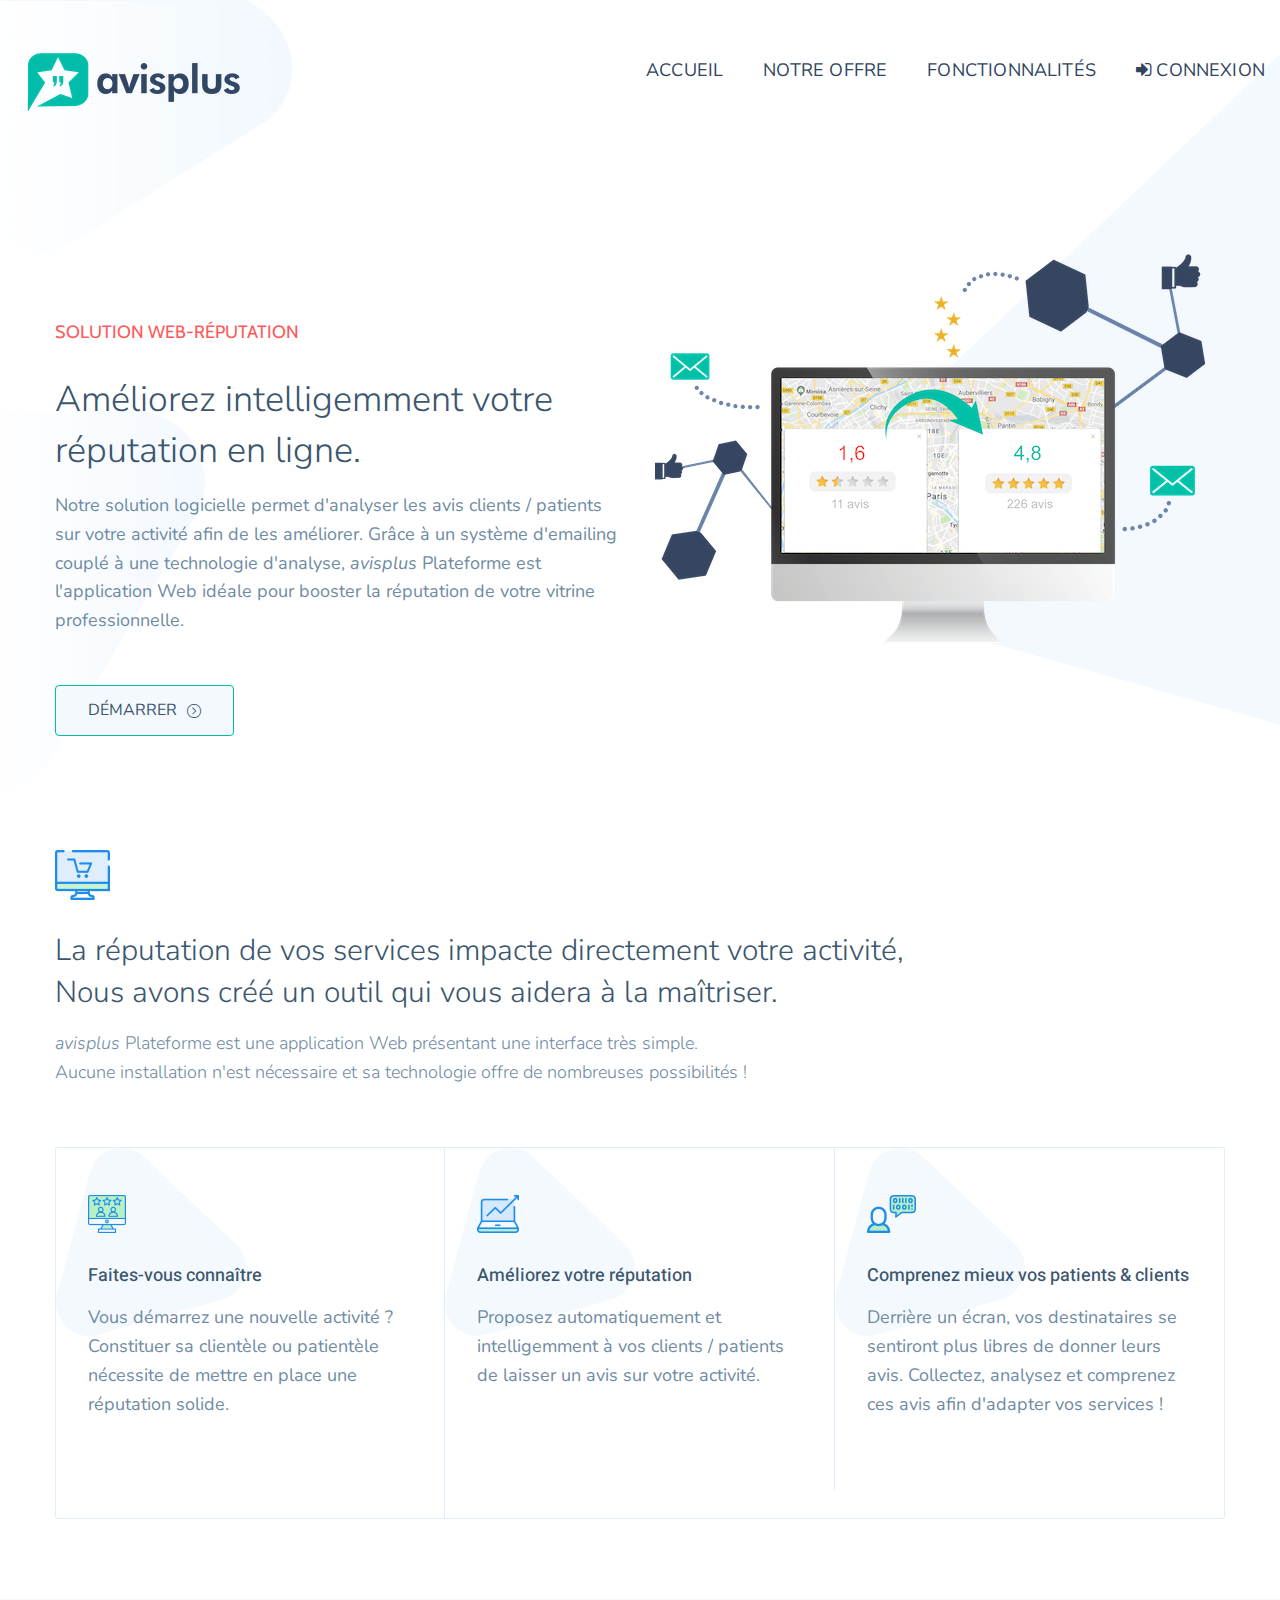
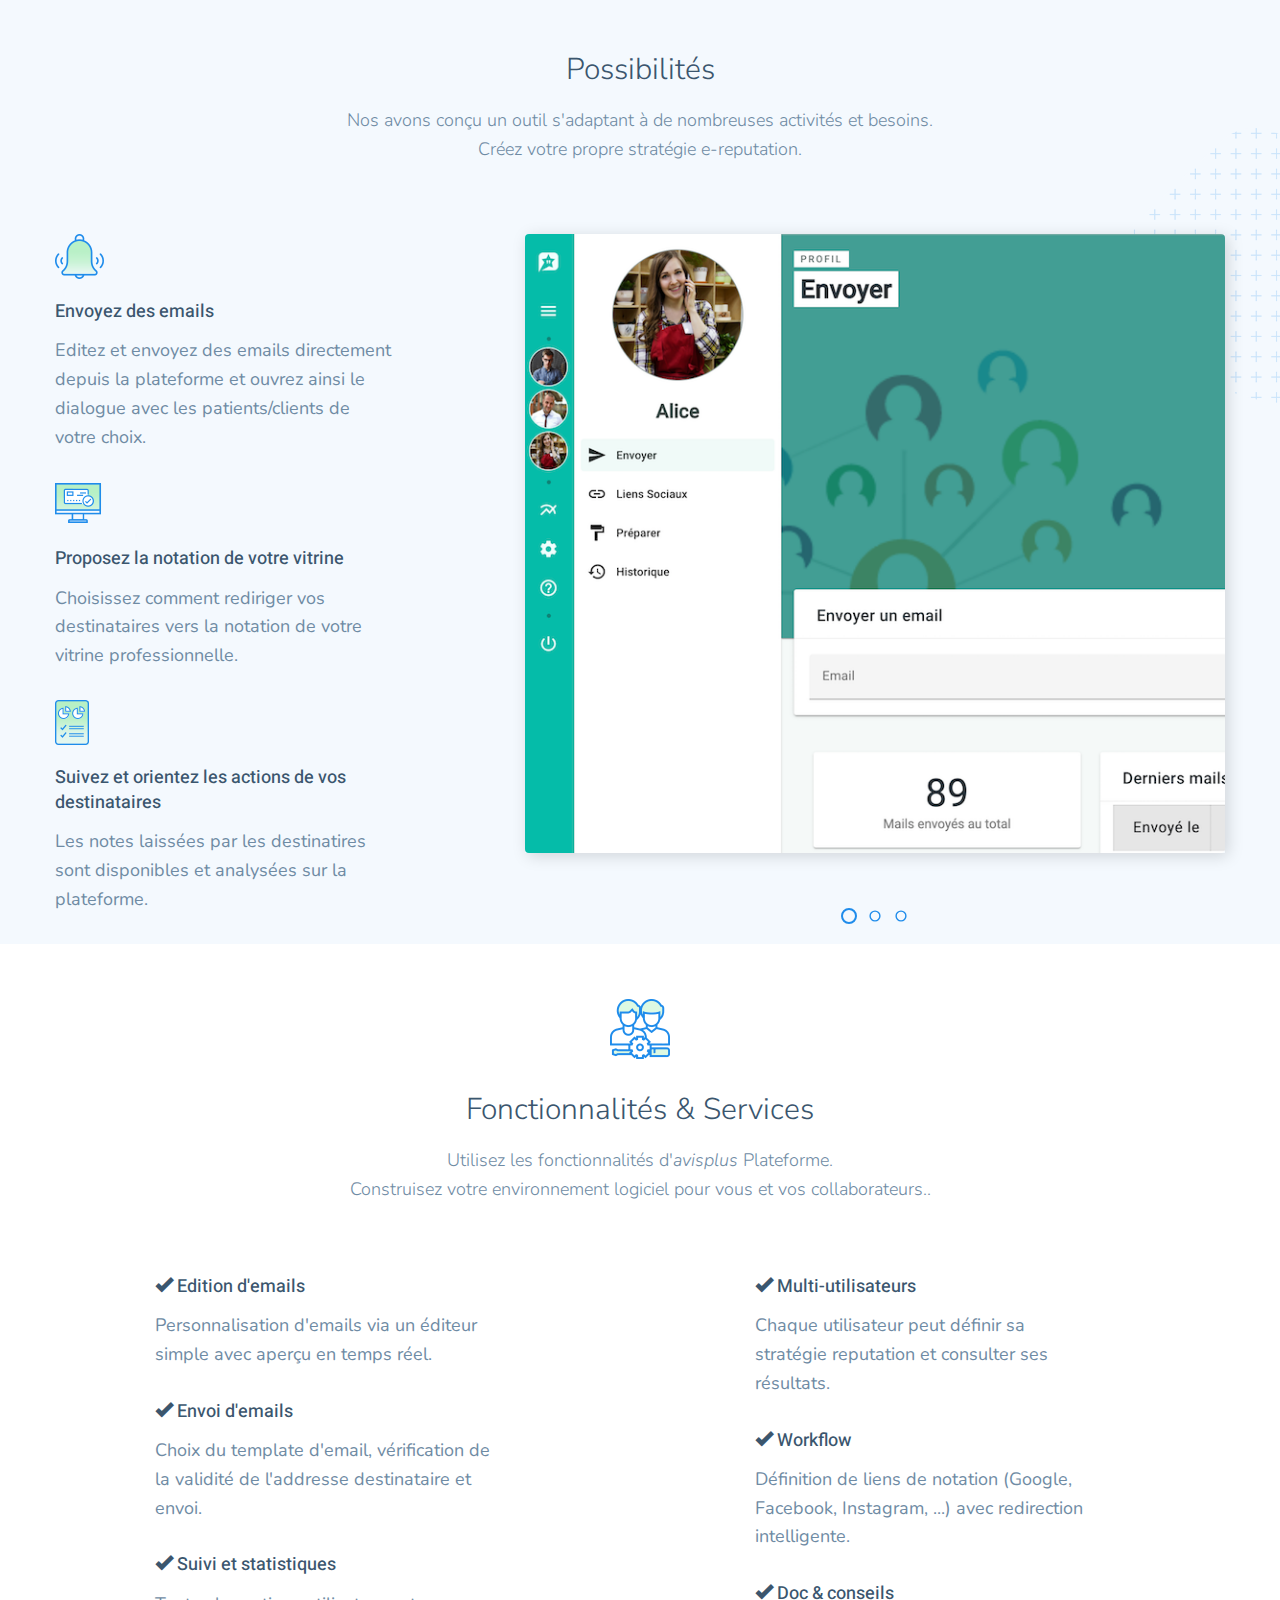
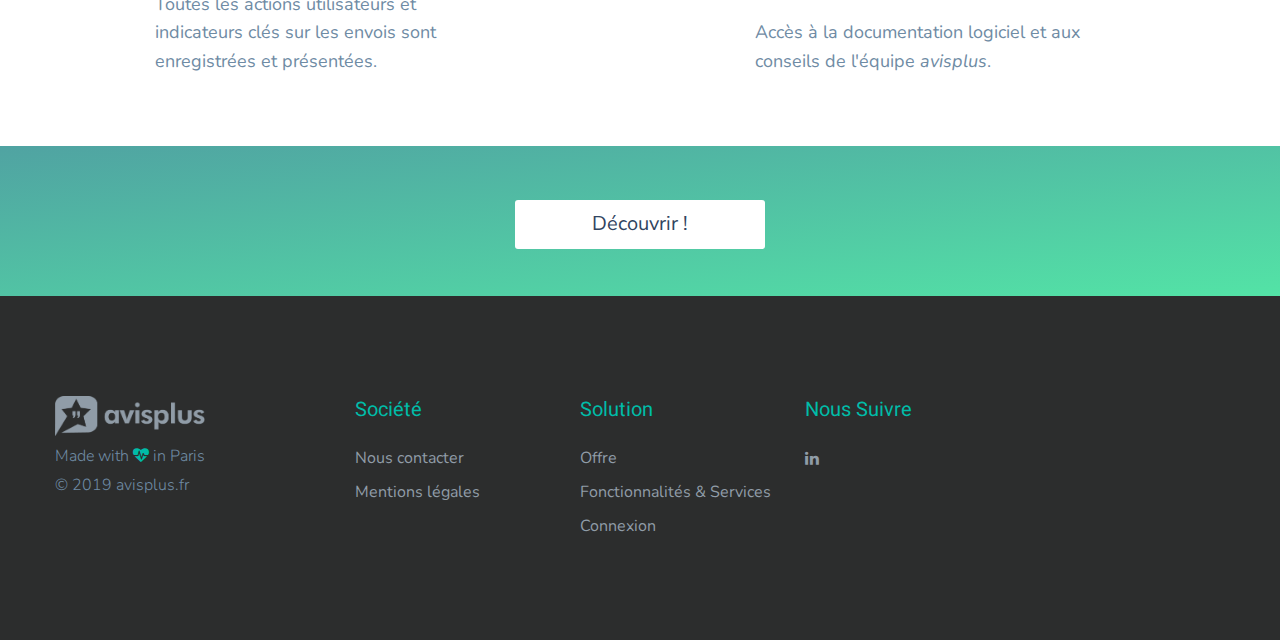
<file: index.html>
﻿<!DOCTYPE html>
<html>
<head>

<!-- Global site tag (gtag.js) - Google Analytics -->
<script async src="https://www.googletagmanager.com/gtag/js?id=UA-143497822-1"></script>
<script>
  window.dataLayer = window.dataLayer || [];
  function gtag(){dataLayer.push(arguments);}
  gtag('js', new Date());

  gtag('config', 'UA-143497822-1');
</script>


<meta charset="utf-8">
<title>Avisplus - La plateforme d'amélioration de sa web-reputation</title>
<meta name="description" content="Boostez rapidement la réputation en ligne de votre activité grâce à notre solution web. Vous démarrez une activité professionelle, ou souhaitez améliorer votre e-reputation? La flexibilité d'avisplus Plateforme s'adapte facilement à vos besoins !">
<!-- Stylesheets -->
<link href="https://fonts.googleapis.com/css?family=Nunito&display=swap" rel="stylesheet">
<link href="https://fonts.googleapis.com/css?family=Nunito+Sans&display=swap" rel="stylesheet">
<link href="https://fonts.googleapis.com/css?family=Cabin&display=swap" rel="stylesheet">
<link href="css/bootstrap.css" rel="stylesheet">
<link href="css/style.css" rel="stylesheet">
<link href="css/custom.css" rel="stylesheet">
<link rel="shortcut icon" href="https://avisplus.fr/images/favicon.png" type="image/png">
<link rel="apple-touch-icon" href="/https://avisplus.fr/images/favicon.png">
<!-- <link rel="icon" href="images/favicon.png" type="image/x-icon"> -->
<!-- Responsive -->
<meta http-equiv="X-UA-Compatible" content="IE=edge">
<meta name="viewport" content="width=device-width, initial-scale=1.0, maximum-scale=1.0, user-scalable=0">
<link href="css/responsive.css" rel="stylesheet">
<!--[if lt IE 9]><script src="https://cdnjs.cloudflare.com/ajax/libs/html5shiv/3.7.3/html5shiv.js"></script><![endif]-->
<!--[if lt IE 9]><script src="js/respond.js"></script><![endif]-->
</head>

<body>

<div class="page-wrapper">
 	
    <!-- Preloader -->
    <div class="preloader"></div>
 	
    <!-- Main Header-->
    <header class="main-header">
    	
        <!-- Main Box  -->
    	<div class="main-box">
        	<div class="auto-container">
            	<div class="outer-container clearfix">
                    <!--Logo Box-->
                    <div id = "logobox" class="logo-box">
                        <div class="logo"><a href="index.html"><img id = "logo" src="images/logo.png" alt=""></a></div>
                    </div>
                    
                    <!--Nav Outer-->
                    <div class="nav-outer clearfix">
                        <!-- Main Menu -->
                        <nav class="main-menu">
                        
                            <div class="navbar-header">
                                <!-- Toggle Button -->    	
                                <button type="button" class="navbar-toggle" data-toggle="collapse" data-target=".navbar-collapse">
                                    <span class="icon-bar"></span>
                                    <span class="icon-bar"></span>
                                    <span class="icon-bar"></span>
                                </button>
                            </div>
                            
                            <div class="navbar-collapse collapse scroll-nav clearfix">
                                <ul class="navigation clearfix">
                                    <li><a href="index.html#banner">Accueil</a></li>
                                    <li><a href="index.html#offer">Notre offre</a></li>
                                    <li><a href="index.html#features">Fonctionnalités</a></li>
                                    <li><a href="https://plateforme.avisplus.fr" target="_blank"><i class="fa fa-sign-in"></i>   Connexion</a></li>
                                 </ul>
                            </div>
                            
                        </nav>
                        <!-- Main Menu End-->
                        
                    </div>
                    <!--Nav Outer End-->
                    
            	</div>    
            </div>
        </div>
    
    </header>
    <!--End Main Header -->
    
    
    <!--Main Banner / Banner One-->
    <section class="main-banner banner-one" id="banner" style="background-image:url(images/background/banner-bg-1.png);">
    	<div class="auto-container">
        	<div class="row clearfix">
            	<!--Text Column-->
                <div class="text-column col-md-6 col-sm-12 col-xs-12">
                	<div class="inner">
                    	<h4>Solution web-réputation</h4>
                        <h2>Améliorez intelligemment votre réputation en ligne.</h2>
                        <p>Notre solution logicielle permet d'analyser les avis clients / patients sur votre activité afin de les améliorer. 
                            Grâce à un système d'emailing couplé à une technologie d'analyse, <span style="font-style:italic">avisplus</span> Plateforme est l'application Web idéale pour booster la réputation de votre vitrine professionnelle. </p>
                        <a href="contact.html"  id="démarrer_btn" class="theme-btn btn-style-two" style="font-family: Nunito Sans">Démarrer<span class="icon ti-arrow-circle-right"></span></a>
                    </div>
                </div>
                
                <!--Image Column-->
                <div class="col-md-6 col-sm-12 col-xs-12">
                	<div class="inner">
                    	<figure class="image"><img src="images/hompage_illustration.png" alt=""></figure>
                    </div>
                </div>
                
            </div>
        </div>
    </section>
  	<!--End Main Banner-->
    
    
    <!--Products Section-->
    <section class="products-section" id="offer">
    	<div class="auto-container">
        	<!--Heading-->
        	<div class="sec-title">
            	<div class="icon"><figure class="image"><img src="images/icons/icon-1.png" alt=""></figure></div>
                <h2>La réputation de vos services impacte directement votre activité, <br>Nous avons créé un outil qui vous aidera à la maîtriser.</h2>
                <div class="desc-text"><span style="font-style:italic">avisplus</span> Plateforme est une application Web présentant une interface très simple. <br>Aucune installation n'est nécessaire et sa technologie offre de nombreuses possibilités !</div>
            </div>
            
            <!--Services-->
            <div class="services-outer clearfix">
            	<!--Service Style One-->
                <div class="service-style-one col-md-4 col-sm-6 col-xs-12">
                	<div class="inner-box">
                    	<div class="icon"><figure class="image"><img src="images/icons/icon-12.png" alt=""></figure></div>
                        <h3>Faites-vous connaître</h3>
                        <div class="text">Vous démarrez une nouvelle activité ? Constituer sa clientèle ou patientèle nécessite de mettre en place une réputation solide. </div>
                        <!-- <div class="link-box"><a href="#">See more <span class="icon ti-arrow-circle-right"></span></a></div> -->
                    </div>
                </div>
                
                <!--Service Style One-->
                <div class="service-style-one col-md-4 col-sm-6 col-xs-12">
                	<div class="inner-box">
                    	<div class="icon"><figure class="image"><img src="images/icons/icon-2.png" alt=""></figure></div>
                        <h3>Améliorez votre réputation</h3>
                        <div class="text">Proposez automatiquement et intelligemment à vos clients / patients de laisser un avis sur votre activité.</div>
                        <!-- <div class="link-box"><a href="#">See more <span class="icon ti-arrow-circle-right"></span></a></div> -->
                    </div>
                </div>
                
                <!--Service Style One-->
                <div class="service-style-one col-md-4 col-sm-6 col-xs-12">
                	<div class="inner-box">
                    	<div class="icon"><figure class="image"><img src="images/icons/icon-10.png" alt=""></figure></div>
                        <h3>Comprenez mieux vos patients & clients</h3>
                        <div class="text">Derrière un écran, vos destinataires se sentiront plus libres de donner leurs avis. Collectez, analysez et comprenez ces avis afin d'adapter vos services !</div>
                        <!-- <div class="link-box"><a href="#">See more <span class="icon ti-arrow-circle-right"></span></a></div> -->
                    </div>
                </div>
                
            </div>
        </div>
    </section>
    
    
    <!--Features Section-->
    <section class="features-section">
    	<div class="auto-container">
        	<!--Heading-->
        	<div class="sec-title centered">
            	<!-- <div class="icon"><figure class="image"><img src="images/icons/icon-5.png" alt=""></figure></div> -->
                <h2>Possibilités</h2>
                <div class="desc-text">Nos avons conçu un outil s'adaptant à de nombreuses activités et besoins. <br>Créez votre propre stratégie e-reputation.</div>
            </div>
            
            <div class="row clearfix">
            	<!--Features Column-->
                <div class="features-column col-md-4 col-sm-12 col-xs-12">
                	<!--Feature Block-->
                    <div class="feature-block-one">
                        <div class="inner-box">
                            <div class="icon"><figure class="image"><img src="images/icons/icon-26.png" alt=""></figure></div>
                            <h3>Envoyez des emails</h3>
                            <div class="text">Editez et envoyez des emails directement depuis la plateforme et ouvrez ainsi le dialogue avec les patients/clients de votre choix.</div>
                        </div>
                    </div>
                    <!--Feature Block-->
                    <div class="feature-block-one">
                        <div class="inner-box">
                            <div class="icon"><figure class="image"><img src="images/icons/icon-25.png" alt=""></figure></div>
                            <h3>Proposez la notation de votre vitrine</h3>
                            <div class="text">Choisissez comment rediriger vos destinataires vers la notation de votre vitrine professionnelle.</div>
                        </div>
                    </div>
                    <!--Feature Block-->
                    <div class="feature-block-one">
                        <div class="inner-box">
                            <div class="icon"><figure class="image"><img src="images/icons/icon-28.png" alt=""></figure></div>
                            <h3>Suivez et orientez les actions de vos destinataires</h3>
                            <div class="text">Les notes laissées par les destinatires sont disponibles et analysées sur la plateforme.  </div>
                        </div>
                    </div>
                </div>
                
                <!--Carousel Column-->
                <div class="carousel-column col-md-8 col-sm-12 col-xs-12">
                	<div class="inner">
                    	<ul class="image-carousel-one single-item-carousel owl-theme owl-carousel">
                            <li><a href="images/screenshots/screen1.png" data-fancybox="gallery-one" class="lightbox-image" title="Image Caption"><img src="images/screenshots/screen1.png" alt="Interface de avisplus Plateforme"></a></li>
                            <li><a href="images/screenshots/screen2.png" data-fancybox="gallery-one" class="lightbox-image" title="Image Caption"><img src="images/screenshots/screen2.png" alt="Capture d'écran, notation sur Google Review"></a></li>
                            <li><a href="images/screenshots/screen3.png" data-fancybox="gallery-one" class="lightbox-image" title="Image Caption"><img src="images/screenshots/screen3.png" alt="Capture d'écran, notation sur Google Review"></a></li>
                        </ul>
                    </div>
                </div>
            </div>
            
        </div>
    </section>

    <!--Features Section-->
    <section class="features-section alternate" id="features">
    	<div class="auto-container">
        	<!--Heading-->
        	<div class="sec-title centered">
            	<div class="icon"><figure class="image"><img src="images/icons/icon-9.png" alt=""></figure></div>
                <h2>Fonctionnalités & Services</h2>
                <div class="desc-text">Utilisez les fonctionnalités d'<span style="font-style:italic">avisplus</span> Plateforme. <br>Construisez votre environnement logiciel pour vous et vos collaborateurs..</div>
            </div>
            
            <div class="row clearfix">

                <div class="features-column col-md-1 col-sm-12 col-xs-12">
                </div>

            	<!--Features Column-->
                <div class="features-column col-md-4 col-sm-12 col-xs-12">
                	<!--Feature Block-->
                    <div class="feature-block-one">
                        <div class="inner-box">
                            <h3><span class="glyphicon glyphicon-ok" aria-hidden="true"></span> Edition d'emails</h3>
                            <div class="text"></span>Personnalisation d'emails via un éditeur simple avec aperçu en temps réel.</div>
                        </div>
                    </div>
                    <!--Feature Block-->
                    <div class="feature-block-one">
                        <div class="inner-box">
                            <h3><span class="glyphicon glyphicon-ok" aria-hidden="true"></span> Envoi d'emails</h3>
                            <div class="text">Choix du template d'email, vérification de la validité de l'addresse destinataire et envoi.</div>
                        </div>
                    </div>
                    <!--Feature Block-->
                    <div class="feature-block-one">
                        <div class="inner-box">
                            <h3><span class="glyphicon glyphicon-ok" aria-hidden="true"></span> Suivi et statistiques</h3>
                            <div class="text">Toutes les actions utilisateurs et indicateurs clés sur les envois sont enregistrées et présentées.</div>
                        </div>
                    </div>
                </div>

                <div class="features-column col-md-2 col-sm-12 col-xs-12">
                </div>

                <div class="features-column col-md-4 col-sm-12 col-xs-12">
                	<!--Feature Block-->
                    <div class="feature-block-one">
                            <div class="inner-box">
                                <h3><span class="glyphicon glyphicon-ok" aria-hidden="true"></span> Multi-utilisateurs</h3>
                                <div class="text">Chaque utilisateur peut définir sa stratégie reputation et consulter ses résultats.</div>
                            </div>
                        </div>
                    <!--Feature Block-->
                    <div class="feature-block-one">
                            <div class="inner-box">
                                <h3><span class="glyphicon glyphicon-ok" aria-hidden="true"></span> Workflow</h3>
                                <div class="text">Définition de liens de notation (Google, Facebook, Instagram, ...) avec redirection intelligente. </div>
                            </div>
                        </div>
                    <!--Feature Block-->
                    <div class="feature-block-one">
                        <div class="inner-box">
                            <h3><span class="glyphicon glyphicon-ok" aria-hidden="true"></span> Doc & conseils</h3>
                            <div class="text">Accès à la documentation logiciel et aux conseils de l'équipe <span style="font-style:italic">avisplus</span>.</div>
                        </div>
                    </div>
                </div>
            </div>
        </div>

        <div id ="discover" class="row clearfix" style="margin-top:40px; margin-left: 0px; margin-right: 0px; text-align: center">
            <button id ="discover-button" class="center-block" onclick="window.location.href= 'contact.html'">Découvrir !</button>
            <!-- <button id ="discover-button" class="center-block" onclick="window.open('https://plateforme.avisplus.fr')">Découvrir !</button> -->
        </div>

    </section>
    
    
    <!-- Testimonials Section
    <section class="testimonials-section">
    	<div class="auto-container">
        	<div class="outer-container">
            	Testimonials
            	<div class="testimonials-carousel-one single-item-carousel owl-theme owl-carousel">
                	Slide Item
                    <div class="slide-item">
                    	<div class="row clearfix">
                        	Text Column
                            <div class="text-column col-md-7 col-sm-12 col-xs-12">
                            	<div class="inner">
                                	<div class="text">“Nous avons mis en place AvisPlus Plateforme au sein de notre boutique. Depuis, j'ai pu adapter plus efficacement mon approche client et les commentaires de ma page Google sont bien meilleurs désormais.”</div>
                                </div>
                            </div>
                            Info Column
                            <div class="info-column col-md-5 col-sm-12 col-xs-12">
                            	<div class="inner">
                                	<div class="info">
                                    	<figure class="thumb img-circle"><img class="img-circle" src="images/resource/author-thumb-1.jpg" alt=""></figure>
                                        <h4>Madison Warren</h4>
                                        <div class="designation">Audioprothésiste à Paris</div>
                                    </div>
                                </div>
                            </div>
                        </div>
                    </div>
                    Slide Item
                    <div class="slide-item">
                    	<div class="row clearfix">
                        	Text Column
                            <div class="text-column col-md-7 col-sm-12 col-xs-12">
                            	<div class="inner">
                                	<div class="text">“Start building your integration and accept your first payment in minutes. Stripe libraries are available in every language from Ruby.”</div>
                                </div>
                            </div>
                            Info Column
                            <div class="info-column col-md-5 col-sm-12 col-xs-12">
                            	<div class="inner">
                                	<div class="info">
                                    	<figure class="thumb img-circle"><img class="img-circle" src="images/resource/author-thumb-1.jpg" alt=""></figure>
                                        <h4>Madison Warren</h4>
                                        <div class="designation">Product Designer at UI_Expert</div>
                                    </div>
                                </div>
                            </div>
                        </div>
                    </div>
                    Slide Item
                    <div class="slide-item">
                    	<div class="row clearfix">
                        	Text Column
                            <div class="text-column col-md-7 col-sm-12 col-xs-12">
                            	<div class="inner">
                                	<div class="text">“Start building your integration and accept your first payment in minutes. Stripe libraries are available in every language from Ruby.”</div>
                                </div>
                            </div>
                            Info Column
                            <div class="info-column col-md-5 col-sm-12 col-xs-12">
                            	<div class="inner">
                                	<div class="info">
                                    	<figure class="thumb img-circle"><img class="img-circle" src="images/resource/author-thumb-1.jpg" alt=""></figure>
                                        <h4>Madison Warren</h4>
                                        <div class="designation">Product Designer at UI_Expert</div>
                                    </div>
                                </div>
                            </div>
                        </div>
                    </div>
                </div>
            </div>
        </div>
    </section> -->

    
    <!--Footer Style One-->
    <footer class="footer-style-one">
        <!--Footer Upper-->
        <div class="footer-upper">
            <div class="auto-container">
                <div class="row clearfix">
                    <!--Big Column-->
                    <div class="big-column col-lg-3 col-md-12 col-sm-12 col-xs-12">
                        <div class="footer-column">
                            <div class="footer-widget about-widget">
                                <div class="widget-inner">
                                    <div><img id="logofooter" src="images/footer-logo.png" alt=""></div>
                                    <div class="copyright">Made with <i class="fa fa-heartbeat"></i> in Paris <br> &copy; 2019 avisplus.fr</div>
                                </div>
                            </div>
                        </div>
                    </div>
                    
                    <!--Big Column-->
                    <div class="big-column col-lg-9 col-md-12 col-sm-12 col-xs-12">    
                        <div class="row clearfix">
                        	<!--Footer  Column-->
                            <div class="footer-column col-lg-3 col-md-3 col-sm-6 col-xs-12">
                                <div class="footer-widget links-widget">
                                    <div class="widget-inner">
                                        <h3>Société</h3>
                                        <div class="links">
                                            <ul>
                                                <li><a href="contact.html">Nous contacter </a></li>
                                                <li><a href="mentions.html">Mentions légales</a></li>
                                            </ul>
                                        </div>
                                    </div>
                                </div>
                            </div>
                            
                            <div class="footer-column col-lg-3 col-md-3 col-sm-6 col-xs-12">
                                <div class="footer-widget links-widget">
                                    <div class="widget-inner">
                                        <h3>Solution</h3>
                                        <div class="links">
                                            <ul>
                                                <li><a class="scroll-to-target" data-target="#offer">Offre</a></li>
                                                <li><a class="scroll-to-target" data-target="#features">Fonctionnalités & Services</a></li>
                                                <li><a href="https://plateforme.avisplus.fr" target="_blank">Connexion</a></li>
                                            </ul>
                                        </div>
                                    </div>
                                </div>
                            </div>
                            <!--Footer Column-->
                            <div class="footer-column col-lg-3 col-md-3 col-sm-6 col-xs-12">
                                <div class="footer-widget follow-widget">
                                    <div class="widget-inner">
                                    	<h3>Nous suivre</h3>
                                        <div class="social-links">
                                            <ul class="clearfix">
                                                <li><a href="https://www.linkedin.com/company/avisplus-e-reputation-software" target="_blank"><span class="fa fa-linkedin"></span></a></li>
                                            </ul>
                                        </div>
                                    </div>
                                </div>
                            </div>
                            
                        </div>
                    </div>
                </div>
            </div>
        </div>
        
    </footer>
    
    
</div>
<!--End pagewrapper-->

<!--Scroll to top-->
<div class="scroll-to-top scroll-to-target" data-target="html"><span class="fa fa-angle-double-up"></span></div>


<script src="js/jquery.js"></script> 
<script src="js/bootstrap.min.js"></script>
<script src="js/pagenav.js"></script>
<script src="js/jquery.scrollTo.js"></script>
<script src="js/jquery.fancybox.pack.js"></script>
<script src="js/owl.js"></script>
<script src="js/wow.js"></script>
<script src="js/validate.js"></script>
<script src="js/script.js"></script>


</body>
</html>
</file>
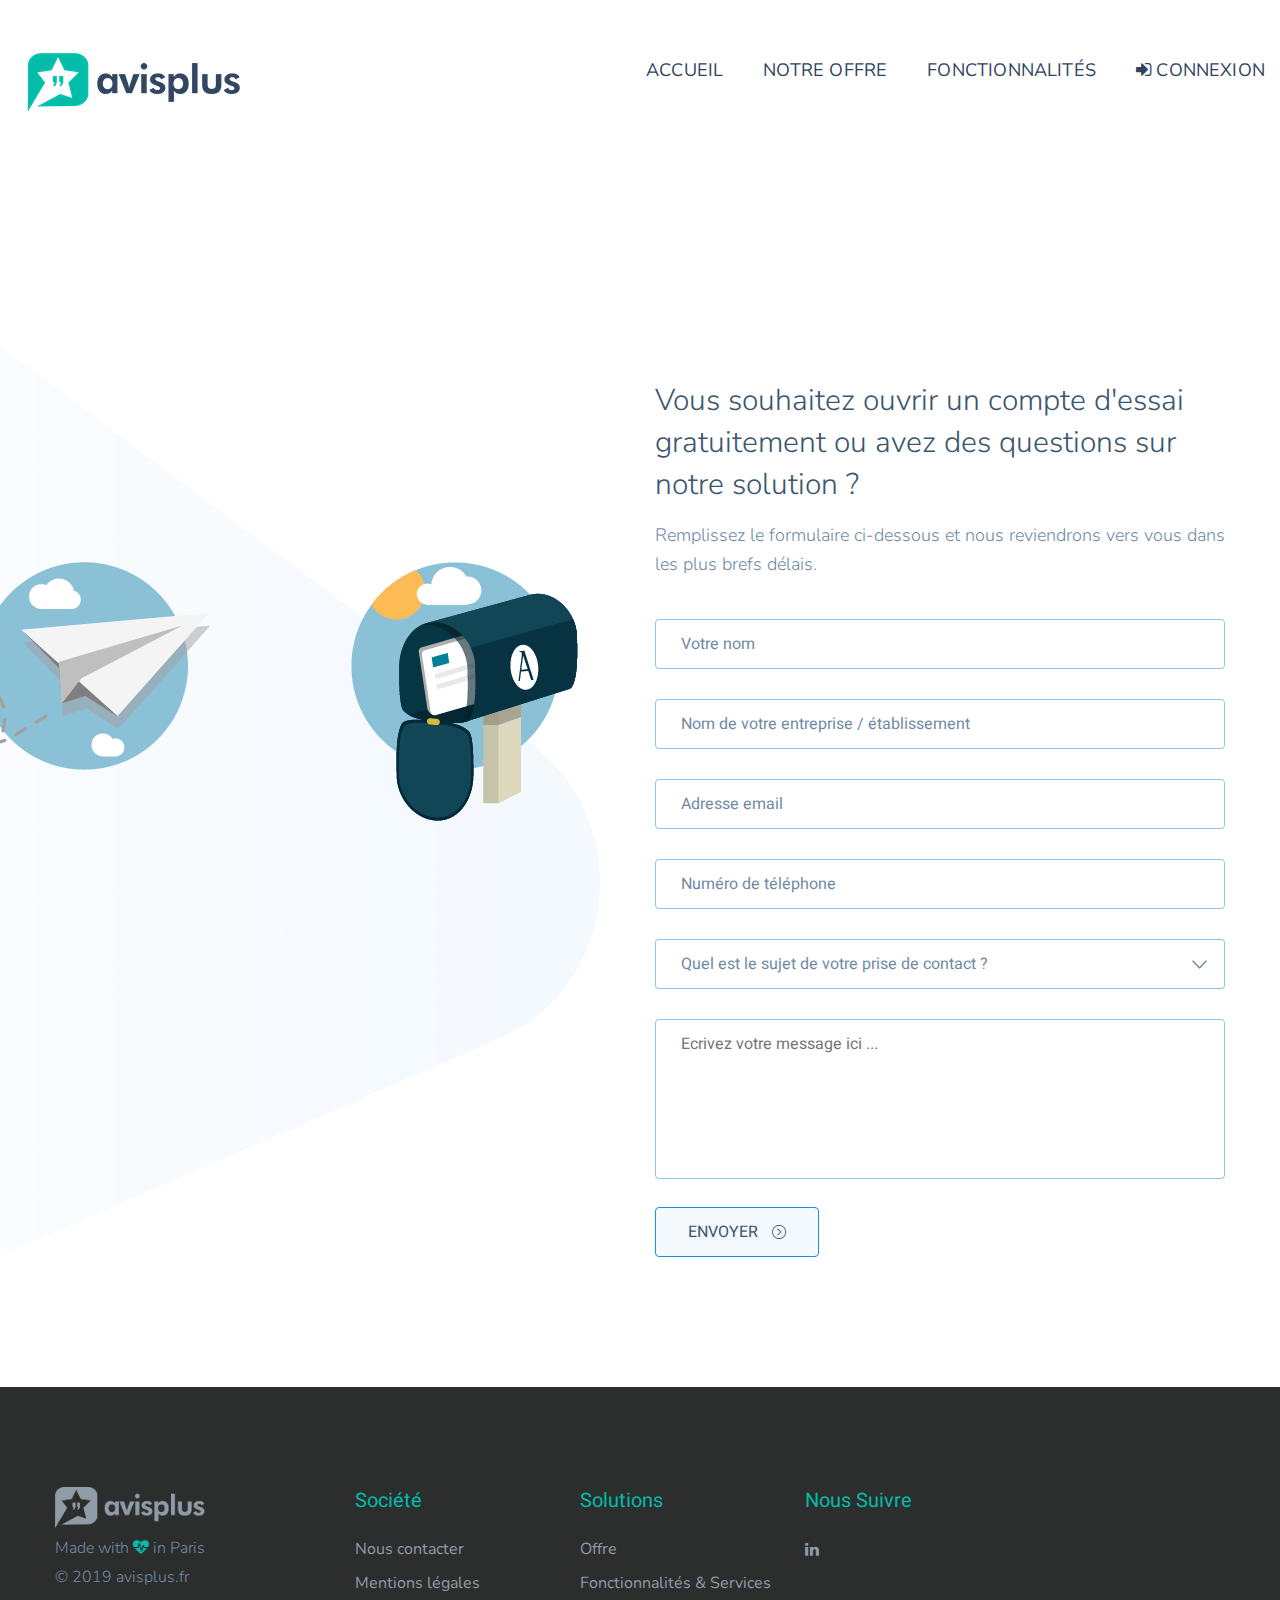
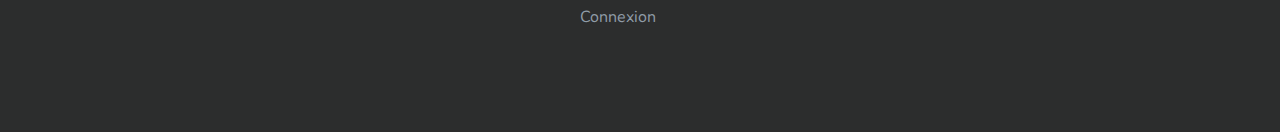
<file: contact.html>
<!DOCTYPE html>
<html>
<head>

<!-- Global site tag (gtag.js) - Google Analytics -->
<script async src="https://www.googletagmanager.com/gtag/js?id=UA-143497822-1"></script>
<script>
  window.dataLayer = window.dataLayer || [];
  function gtag(){dataLayer.push(arguments);}
  gtag('js', new Date());

  gtag('config', 'UA-143497822-1');
</script>


<meta charset="utf-8">
<title>Nous contacter</title>
<meta name="description" content="Entrez en contact avec nos équipe pour en savoir plus sur notre solution. Nous serons ravis de vous répondre dans les meilleurs délais. ">
<!-- Stylesheets -->
<link href="https://fonts.googleapis.com/css?family=Nunito&display=swap" rel="stylesheet">
<link href="https://fonts.googleapis.com/css?family=Nunito+Sans&display=swap" rel="stylesheet">
<link href="https://fonts.googleapis.com/css?family=Cabin&display=swap" rel="stylesheet">
<link href="css/bootstrap.css" rel="stylesheet">
<link href="css/style.css" rel="stylesheet">
<link href="css/custom.css" rel="stylesheet">
<link rel="shortcut icon" href="https://avisplus.fr/images/favicon.png" type="image/png">
<link rel="apple-touch-icon" href="/https://avisplus.fr/images/favicon.png">
<!-- Responsive -->
<meta http-equiv="X-UA-Compatible" content="IE=edge">
<meta name="viewport" content="width=device-width, initial-scale=1.0, maximum-scale=1.0, user-scalable=0">
<link href="css/responsive.css" rel="stylesheet">
<!--[if lt IE 9]><script src="https://cdnjs.cloudflare.com/ajax/libs/html5shiv/3.7.3/html5shiv.js"></script><![endif]-->
<!--[if lt IE 9]><script src="js/respond.js"></script><![endif]-->
</head>

<body>

<div class="page-wrapper">
 	
    <!-- Preloader -->
    <div class="preloader"></div>
 	
    <!-- Main Header-->
    <header class="main-header">
    	
        <!-- Main Box  -->
    	<div class="main-box">
        	<div class="auto-container">
            	<div class="outer-container clearfix">
                    <!--Logo Box-->
                    <div id = "logobox" class="logo-box">
                        <div class="logo"><a href="index.html"><img id = "logo" src="images/logo.png" alt=""></a></div>
                    </div>
                    
                    <!--Nav Outer-->
                    <div class="nav-outer clearfix">
                        <!-- Main Menu -->
                        <nav class="main-menu">
                        
                            <div class="navbar-header">
                                <!-- Toggle Button -->    	
                                <button type="button" class="navbar-toggle" data-toggle="collapse" data-target=".navbar-collapse">
                                    <span class="icon-bar"></span>
                                    <span class="icon-bar"></span>
                                    <span class="icon-bar"></span>
                                </button>
                            </div>
                            
                            <div class="navbar-collapse collapse scroll-nav clearfix">
                                <ul class="navigation clearfix">
                                    <li><a href="index.html">Accueil</a></li>
                                    <li><a href="index.html#offer">Notre offre</a></li>
                                    <li><a href="index.html#features">Fonctionnalités</a></li>
                                    <li><a href="https://plateforme.avisplus.fr" target="_blank"><i class="fa fa-sign-in"></i>   Connexion</a></li>
                                 </ul>
                            </div>
                            
                        </nav>
                        <!-- Main Menu End-->

                        
                    </div>
                    <!--Nav Outer End-->
                    
            	</div>    
            </div>
        </div>
    
    </header>
    <!--End Main Header -->
    
    
    <!--Main Banner / Banner One-->
    <section class="main-banner banner-one" id="banner">
    	<div class="auto-container">
        	<div class="row clearfix">
        </div>
    </section>
    <!--End Main Banner-->

    <!-- Contact Section -->
    <section class="contact-section" id="contact">
            <div class="auto-container">
                <div class="row clearfix">
                    
                    <div class="image-column col-md-6 col-sm-12 col-xs-12">
                        <div class="inner">
                            <!-- <figure class="image"><img src="images/resource/featured-image-4.png" alt=""></figure> -->
                            <figure class="image"><img src="images/Buzon.png" alt=""></figure>
                        </div>
                    </div>
                    
                    <div class="form-column col-md-6 col-sm-12 col-xs-12">
                        <div class="sec-title">
                            <h2>Vous souhaitez ouvrir un compte d'essai gratuitement ou avez des questions sur notre solution ?</h2>
                            <div class="desc-text">Remplissez le formulaire ci-dessous et nous reviendrons vers vous dans les plus brefs délais. </div>
                        </div>
                        
                        <div class="default-form contact-form">
                            <form method="post" id="contact-form" action="sendemail.php">
                                <div class="form-group">
                                    <input type="text" name="pname" value="" placeholder="Votre nom" required>
                                </div>
                                
                                <div class="form-group">
                                    <input type="text" name="busname" value="" placeholder="Nom de votre entreprise / établissement" required>
                                </div>
                                
                                <div class="form-group">
                                    <input type="text" name="email" value="" placeholder="Adresse email" required>
                                </div>

                                <div class="form-group">
                                    <input type="text" name="phone" value="" placeholder="Numéro de téléphone">
                                </div>
                                
                                <div class="form-group">
                                    <select name="topic">
                                        <option>Quel est le sujet de votre prise de contact ?</option>
                                        <option>1 - Je souhaite améliorer la réputation en ligne de mon activité</option>
                                        <option>2 - J'ai une question sur la solution avisplus</option>
                                        <option>3 - Autre</option>
                                    </select>
                                </div>

                                <textarea name="descr" style="color: #6f8ba4; margin-bottom: 28px" placeholder="Ecrivez votre message ici ..." tabindex="5" required></textarea>

                                <div class="form-group">
                                    <button type="submit" class="theme-btn btn-style-two">Envoyer <span class="icon ti-arrow-circle-right"></span></button>
                                </div>
                                
                            </form>
                    </div>
                </div>
            </div>
        </section>

    
    <!--Footer Style One-->
    <footer class="footer-style-one">
        <!--Footer Upper-->
        <div class="footer-upper">
            <div class="auto-container">
                <div class="row clearfix">
                    <!--Big Column-->
                    <div class="big-column col-lg-3 col-md-12 col-sm-12 col-xs-12">
                        <div class="footer-column">
                            <div class="footer-widget about-widget">
                                <div class="widget-inner">
                                    <div><img id="logofooter" src="images/footer-logo.png" alt=""></div>
                                    <div class="copyright">Made with <i class="fa fa-heartbeat"></i> in Paris <br> &copy; 2019 avisplus.fr</div>
                                </div>
                            </div>
                        </div>
                    </div>
                    
                    <!--Big Column-->
                    <div class="big-column col-lg-9 col-md-12 col-sm-12 col-xs-12">    
                        <div class="row clearfix">
                        	<!--Footer  Column-->
                            <div class="footer-column col-lg-3 col-md-3 col-sm-6 col-xs-12">
                                <div class="footer-widget links-widget">
                                    <div class="widget-inner">
                                        <h3>Société</h3>
                                        <div class="links">
                                            <ul>
                                                <li><a href="contact.html">Nous contacter </a></li>
                                                <li><a href="mentions.html">Mentions légales</a></li>
                                            </ul>
                                        </div>
                                    </div>
                                </div>
                            </div>
                            
                            <!--Footer Column-->
                            <div class="footer-column col-lg-3 col-md-3 col-sm-6 col-xs-12">
                                <div class="footer-widget links-widget">
                                    <div class="widget-inner">
                                        <h3>Solutions</h3>
                                        <div class="links">
                                            <ul>
                                                <li><a href="index.html#offer">Offre</a></li>
                                                <li><a href="index.html#features">Fonctionnalités & Services</a></li>
                                                <li><a href="https://plateforme.avisplus.fr" target="_blank">Connexion</a></li>
                                            </ul>
                                        </div>
                                    </div>
                                </div>
                            </div>
                            <!--Footer Column-->
                            <div class="footer-column col-lg-3 col-md-3 col-sm-6 col-xs-12">
                                <div class="footer-widget follow-widget">
                                    <div class="widget-inner">
                                    	<h3>Nous suivre</h3>
                                        <div class="social-links">
                                            <ul class="clearfix">
                                                <li><a href="https://www.linkedin.com/company/avisplus-e-reputation-software" target="_blank"><span class="fa fa-linkedin"></span></a></li>
                                            </ul>
                                        </div>
                                    </div>
                                </div>
                            </div>
                            
                        </div>
                    </div>
                </div>
            </div>
        </div>
        
    </footer>
    
    
</div>
<!--End pagewrapper-->

<!--Scroll to top-->
<div class="scroll-to-top scroll-to-target" data-target="html"><span class="fa fa-angle-double-up"></span></div>


<script src="js/jquery.js"></script> 
<script src="js/bootstrap.min.js"></script>
<script src="js/pagenav.js"></script>
<script src="js/jquery.scrollTo.js"></script>
<script src="js/jquery.fancybox.pack.js"></script>
<script src="js/owl.js"></script>
<script src="js/wow.js"></script>
<script src="js/validate.js"></script>
<script src="js/script.js"></script>


</body>
</html>
</file>
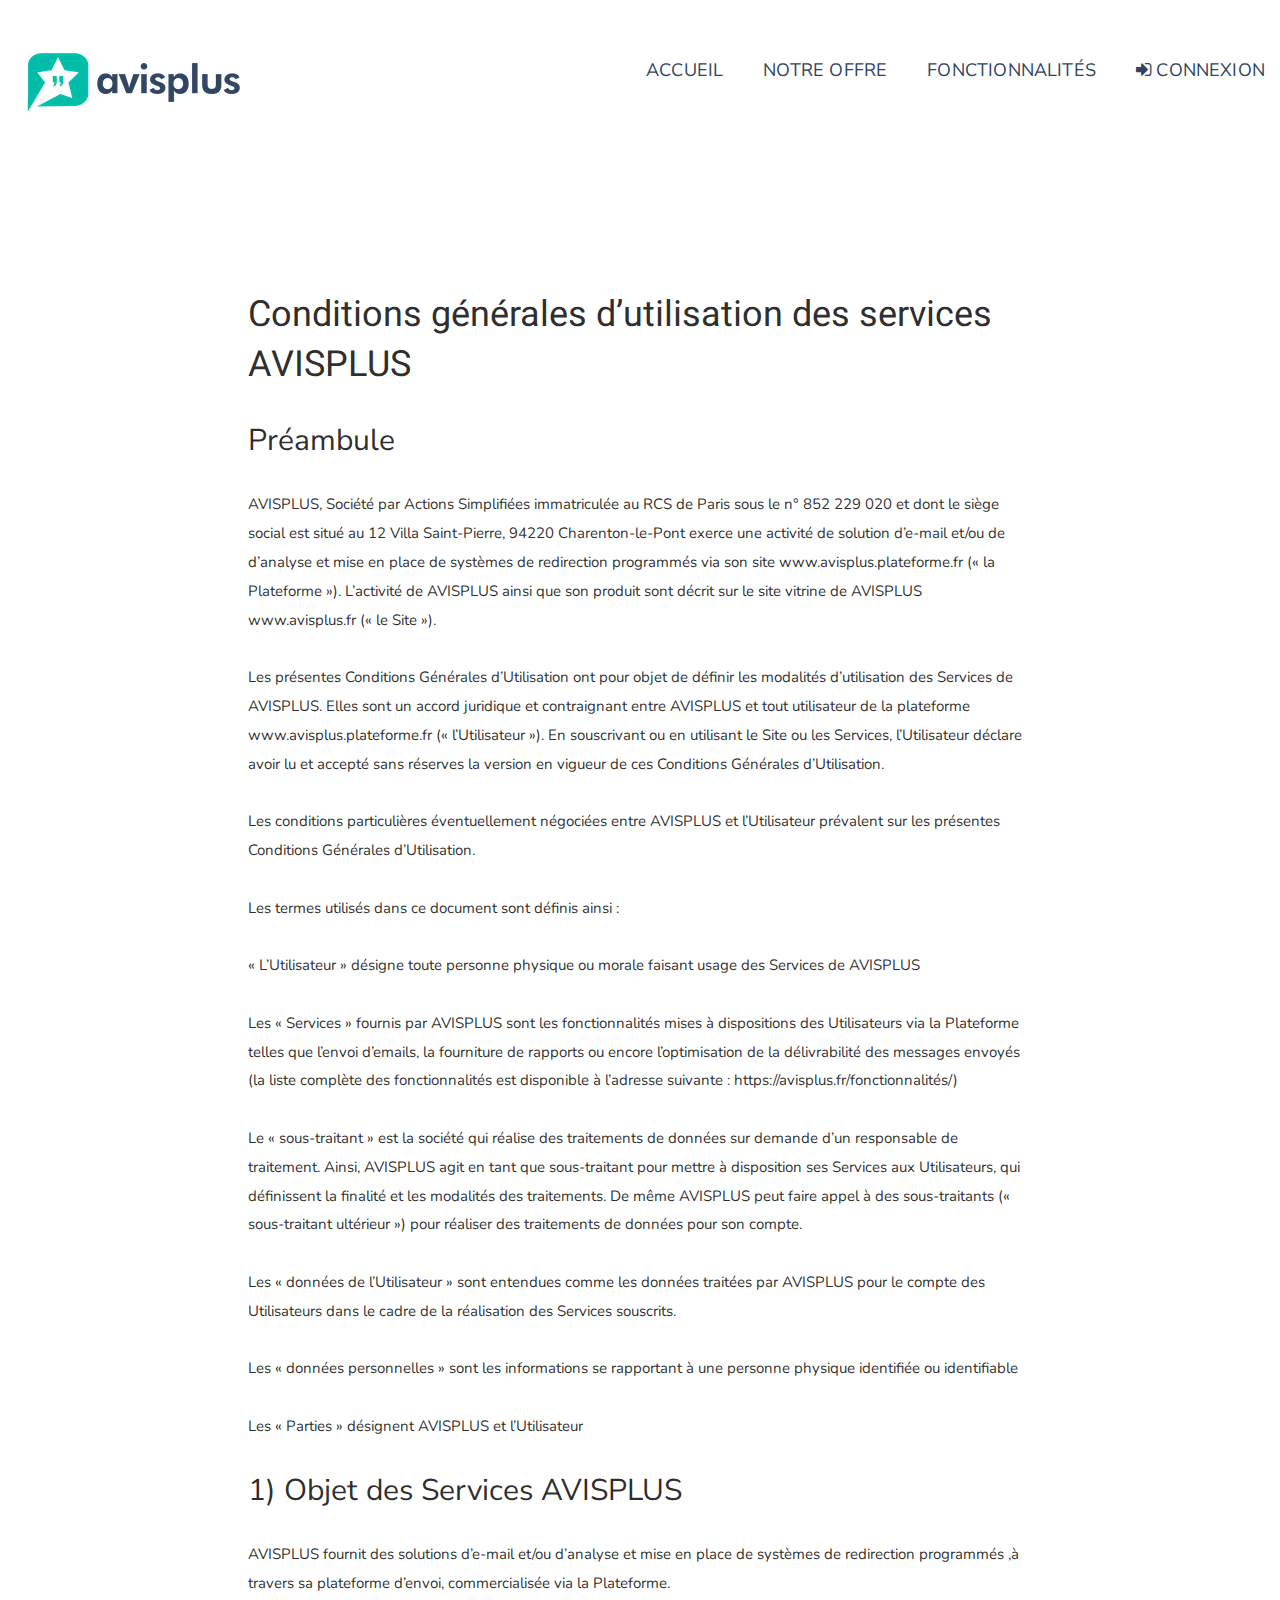
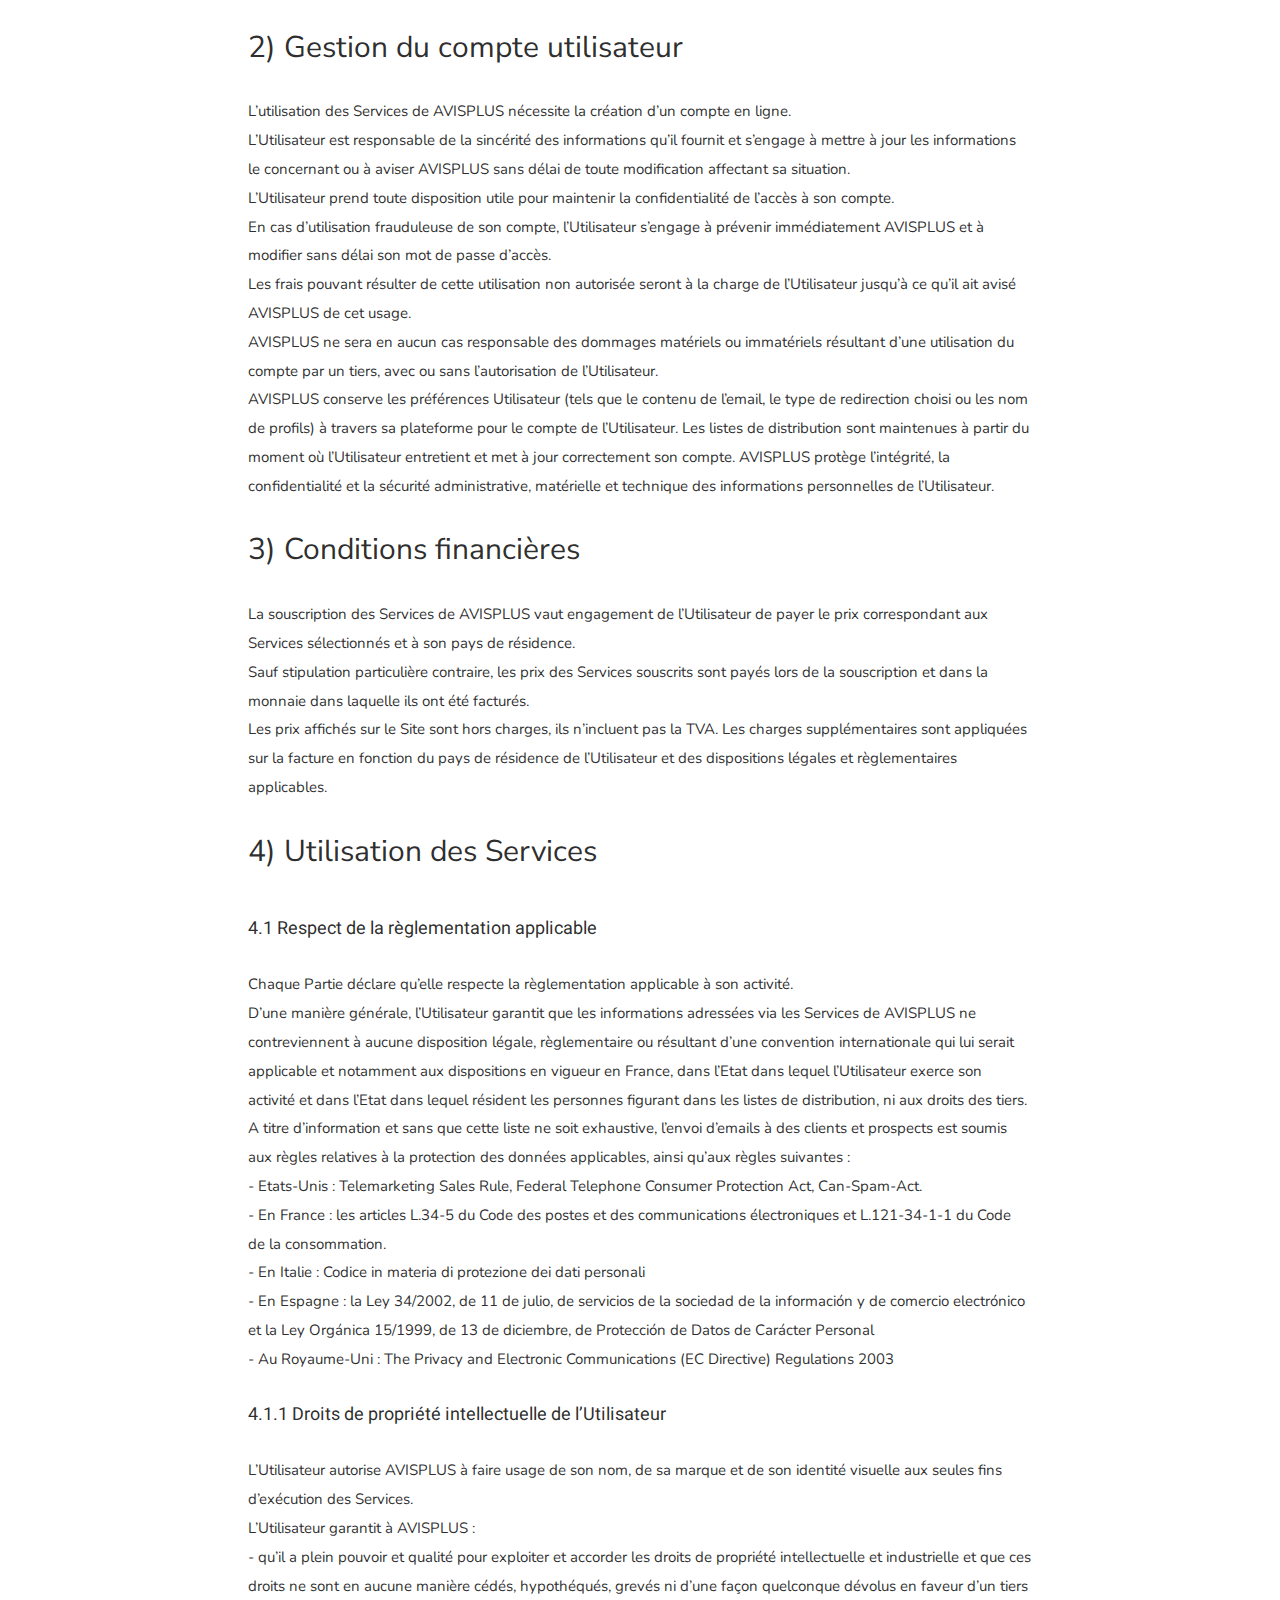
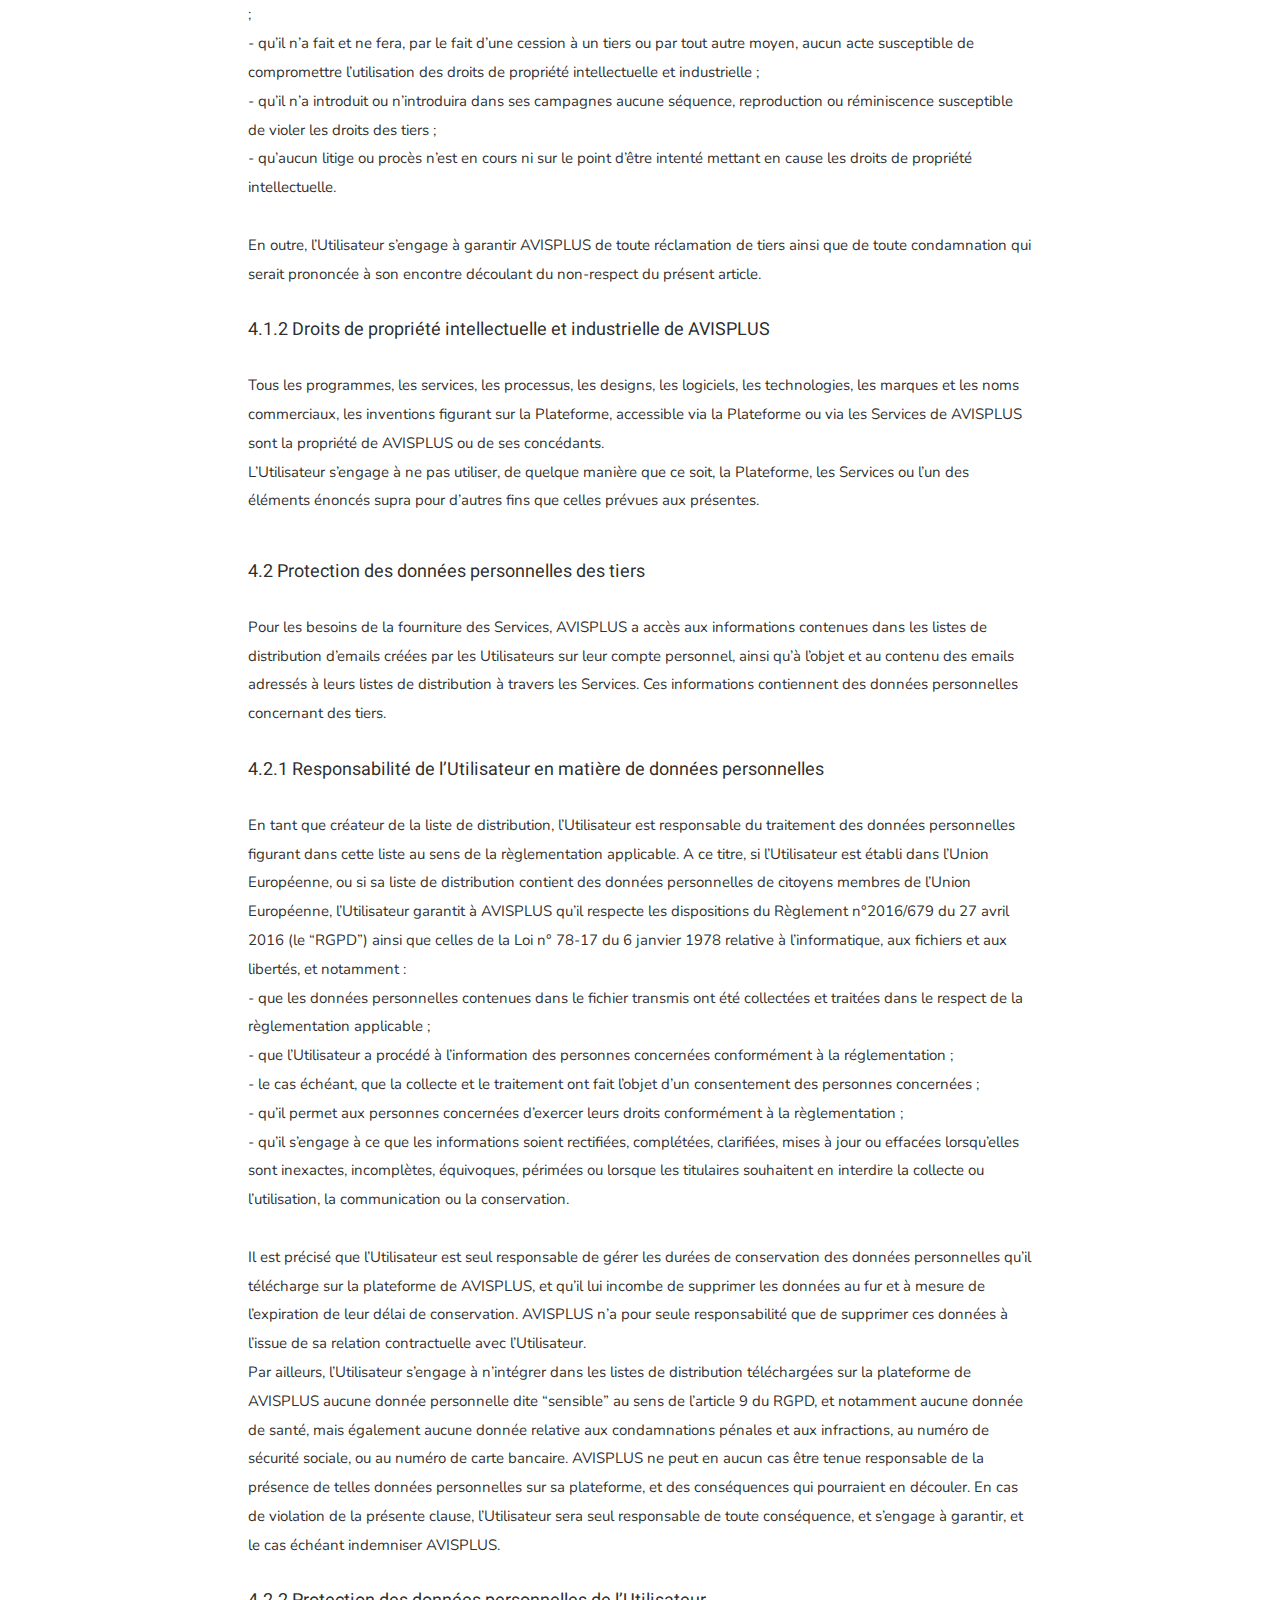
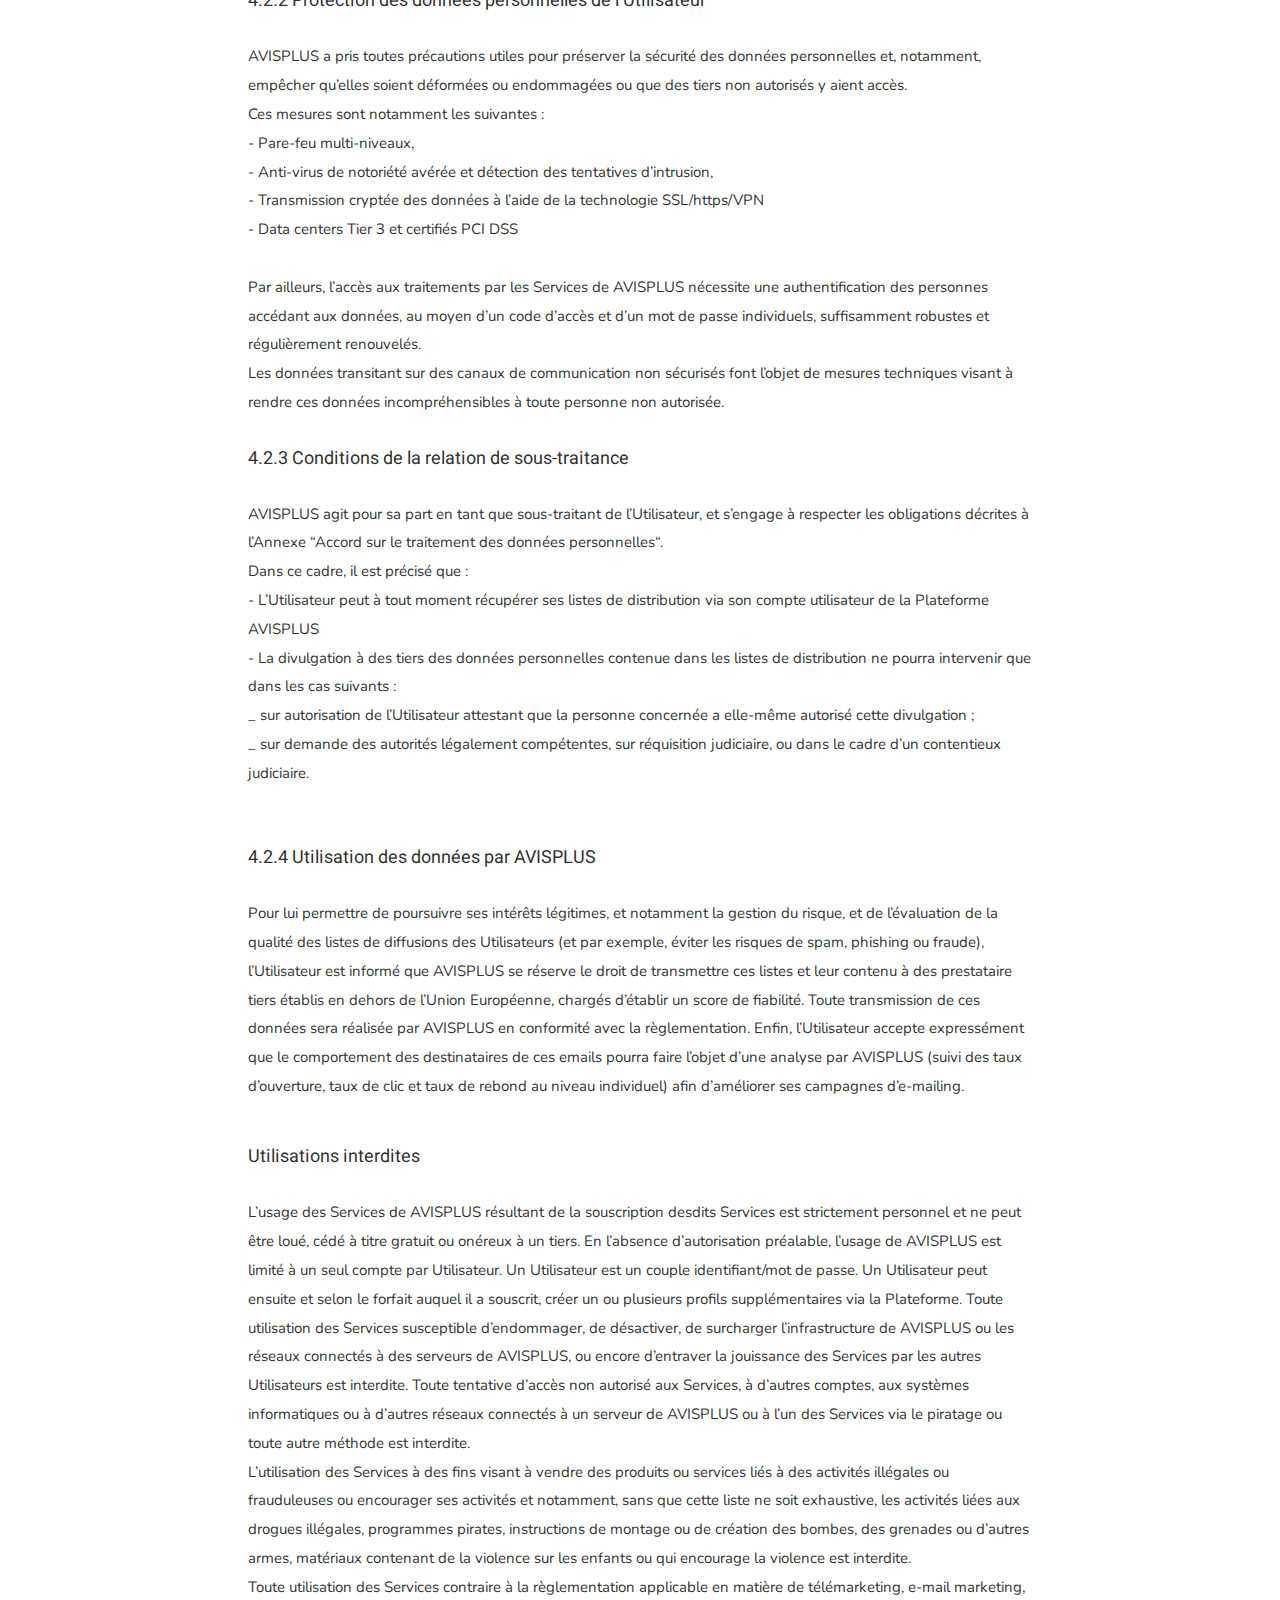
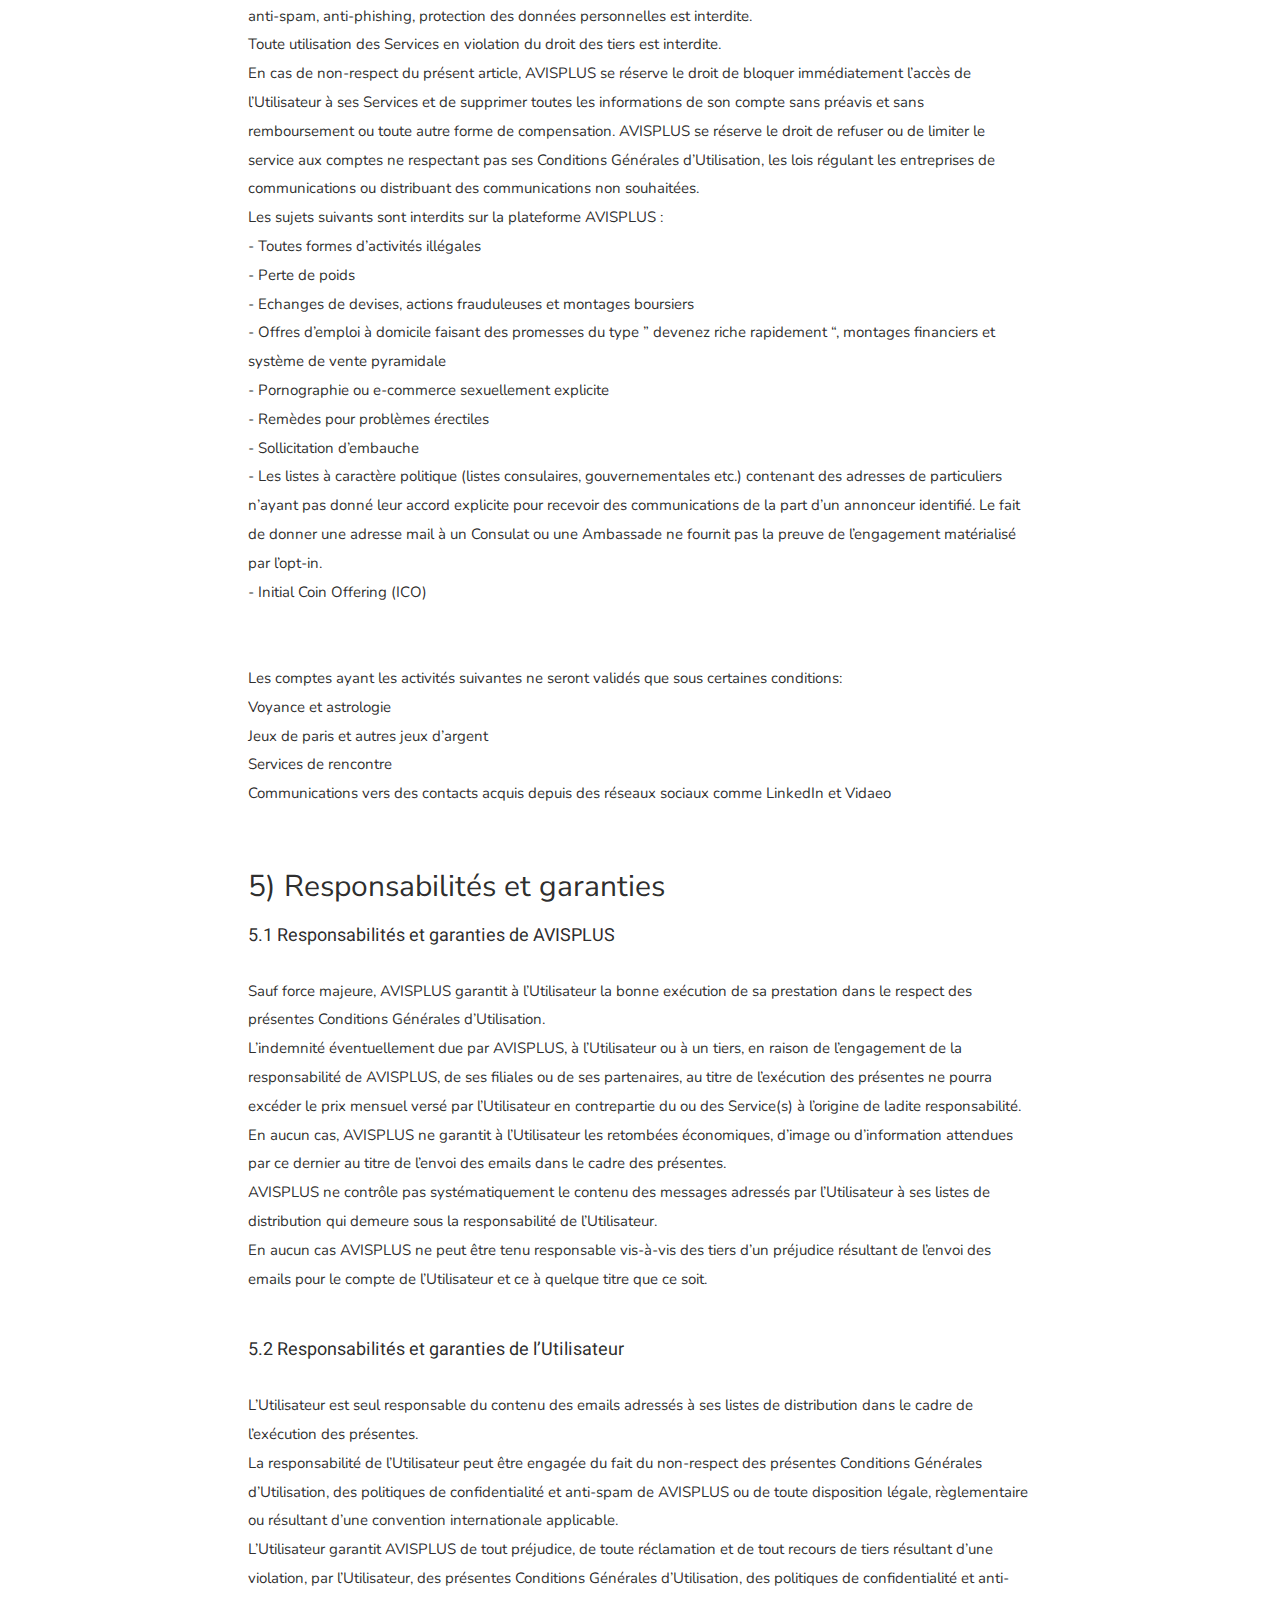
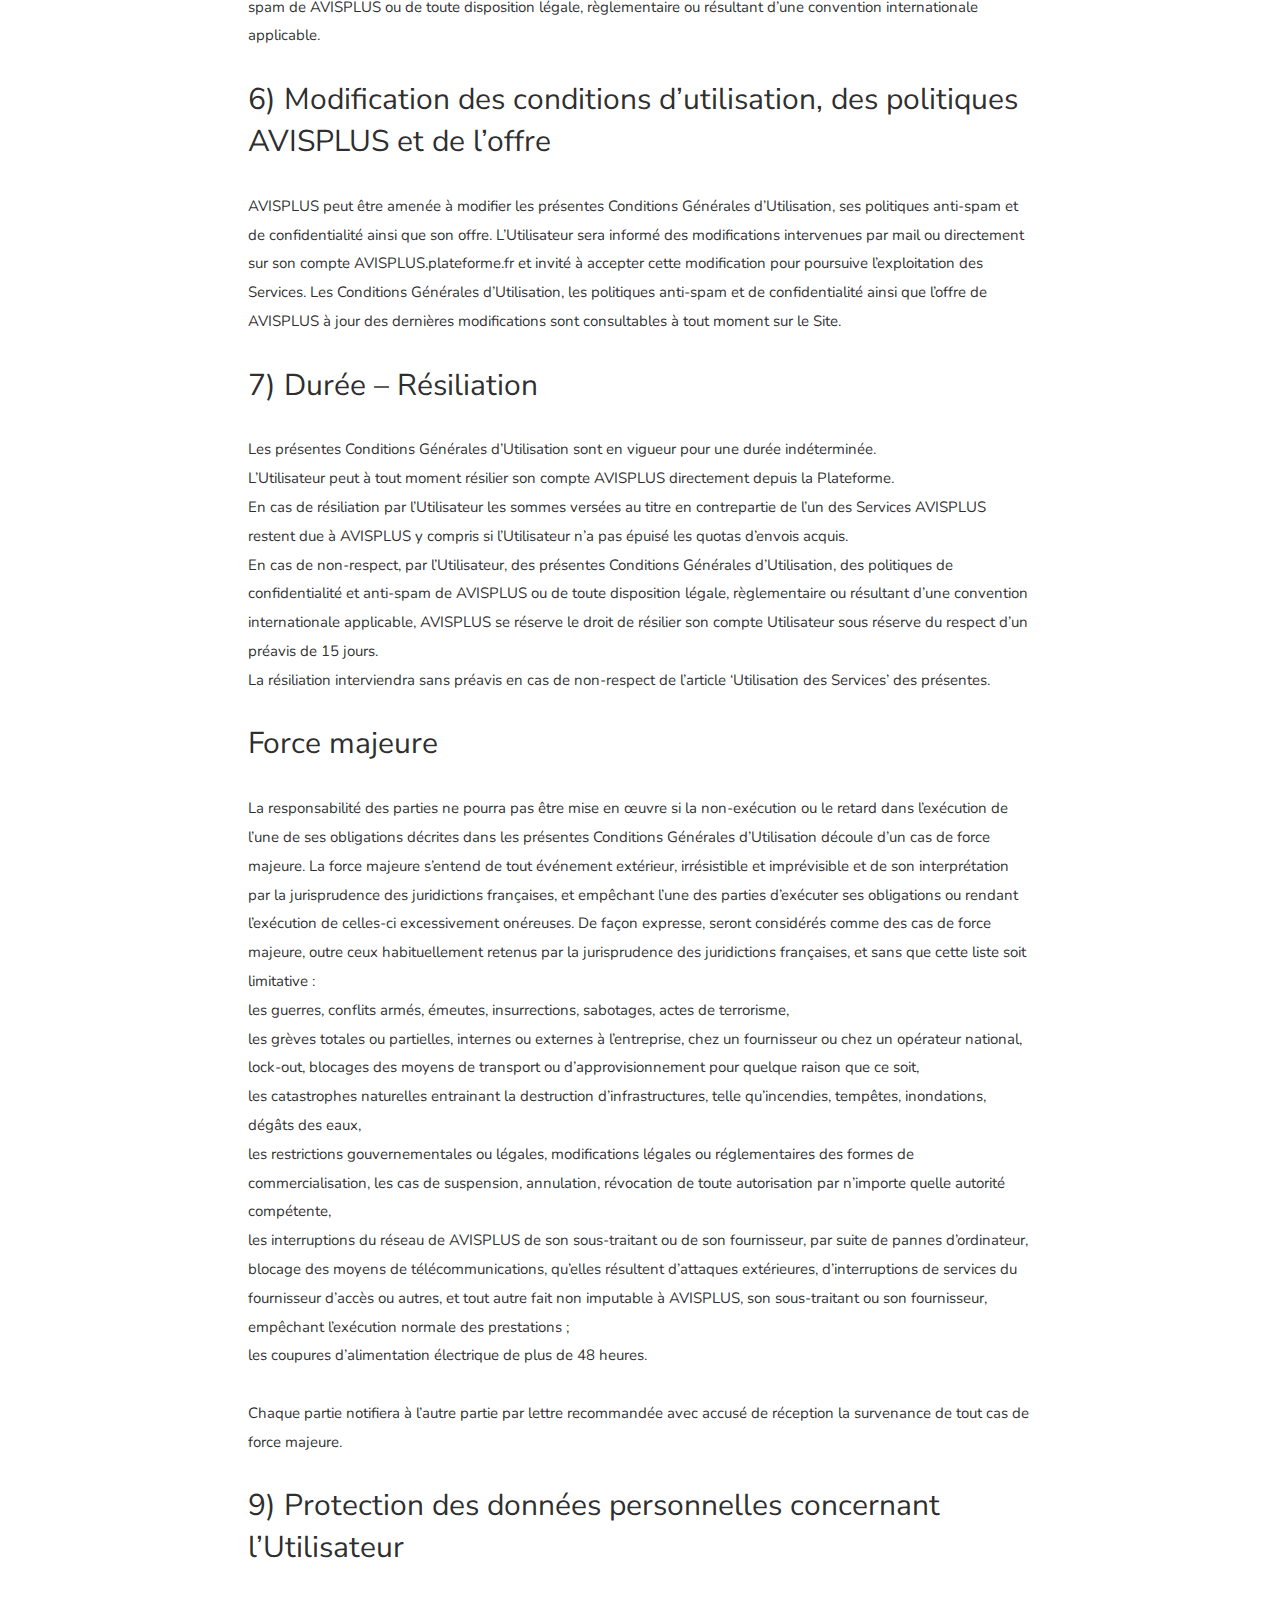
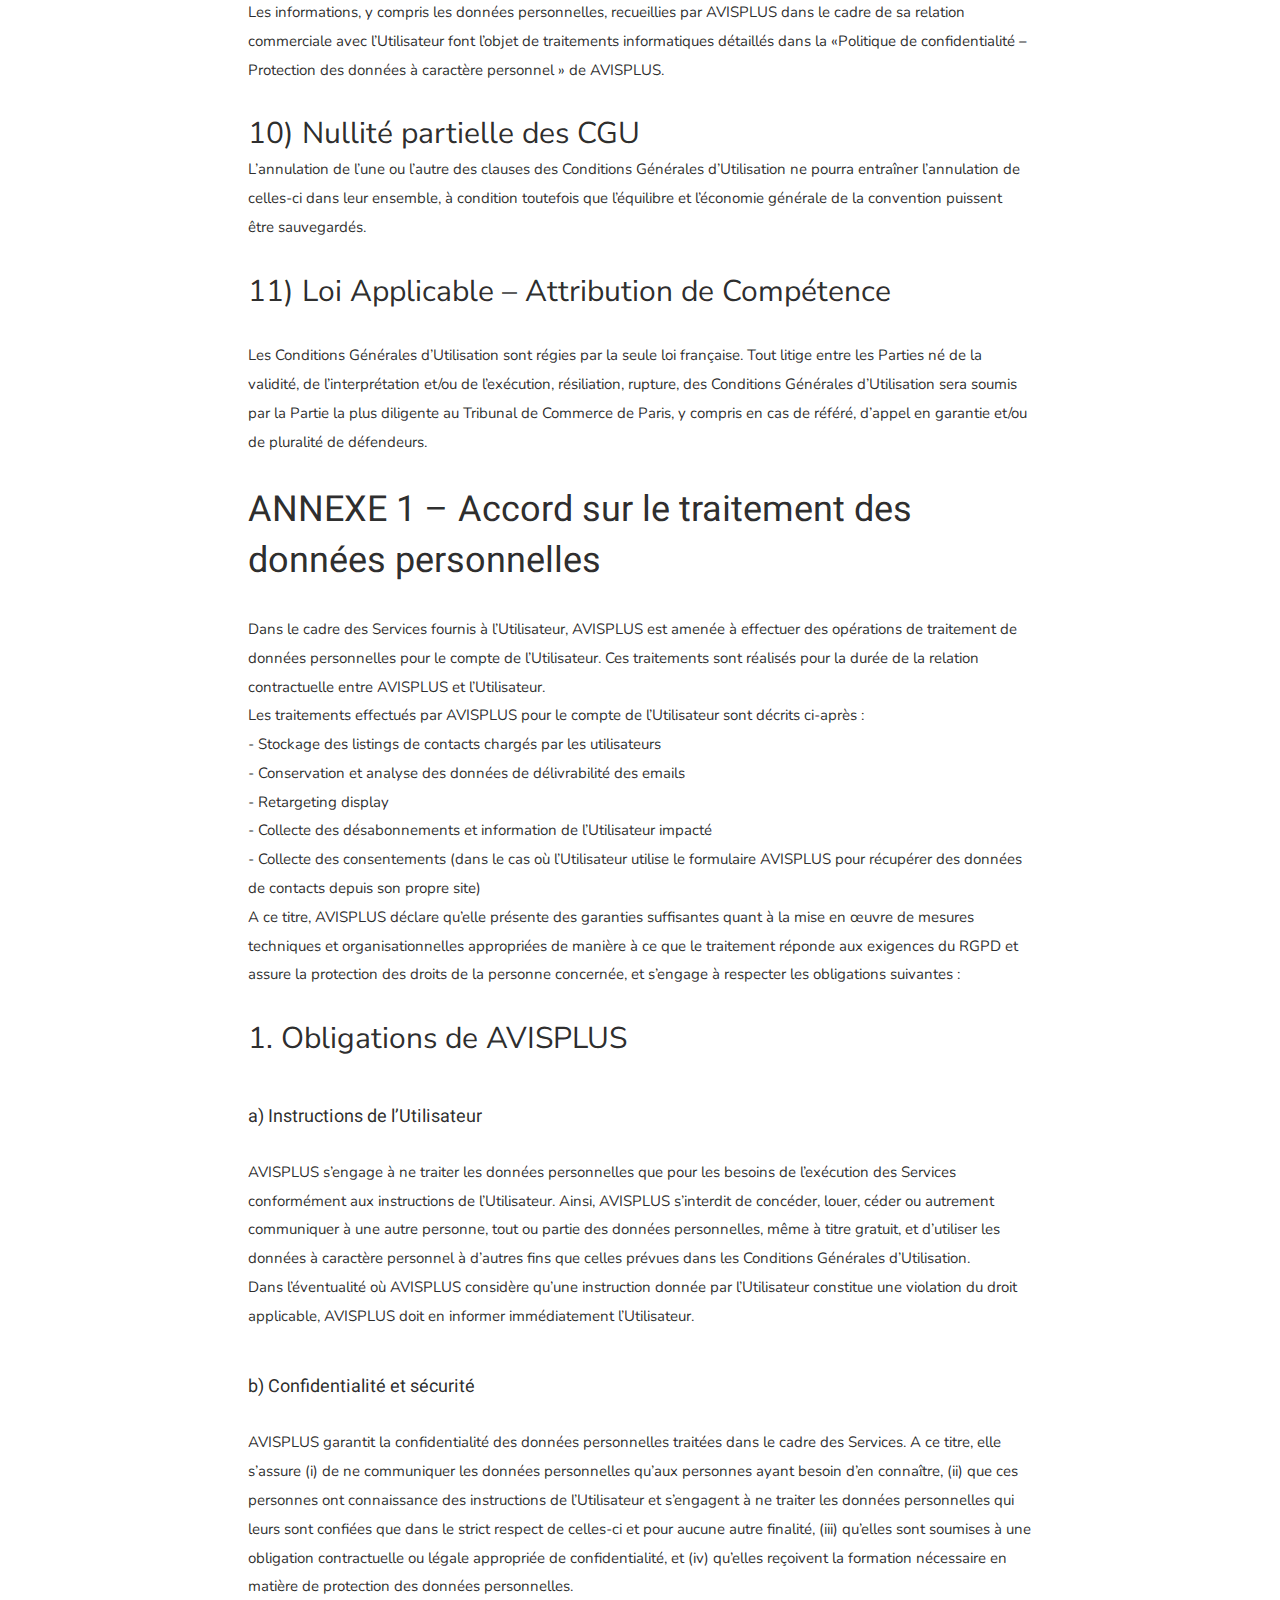
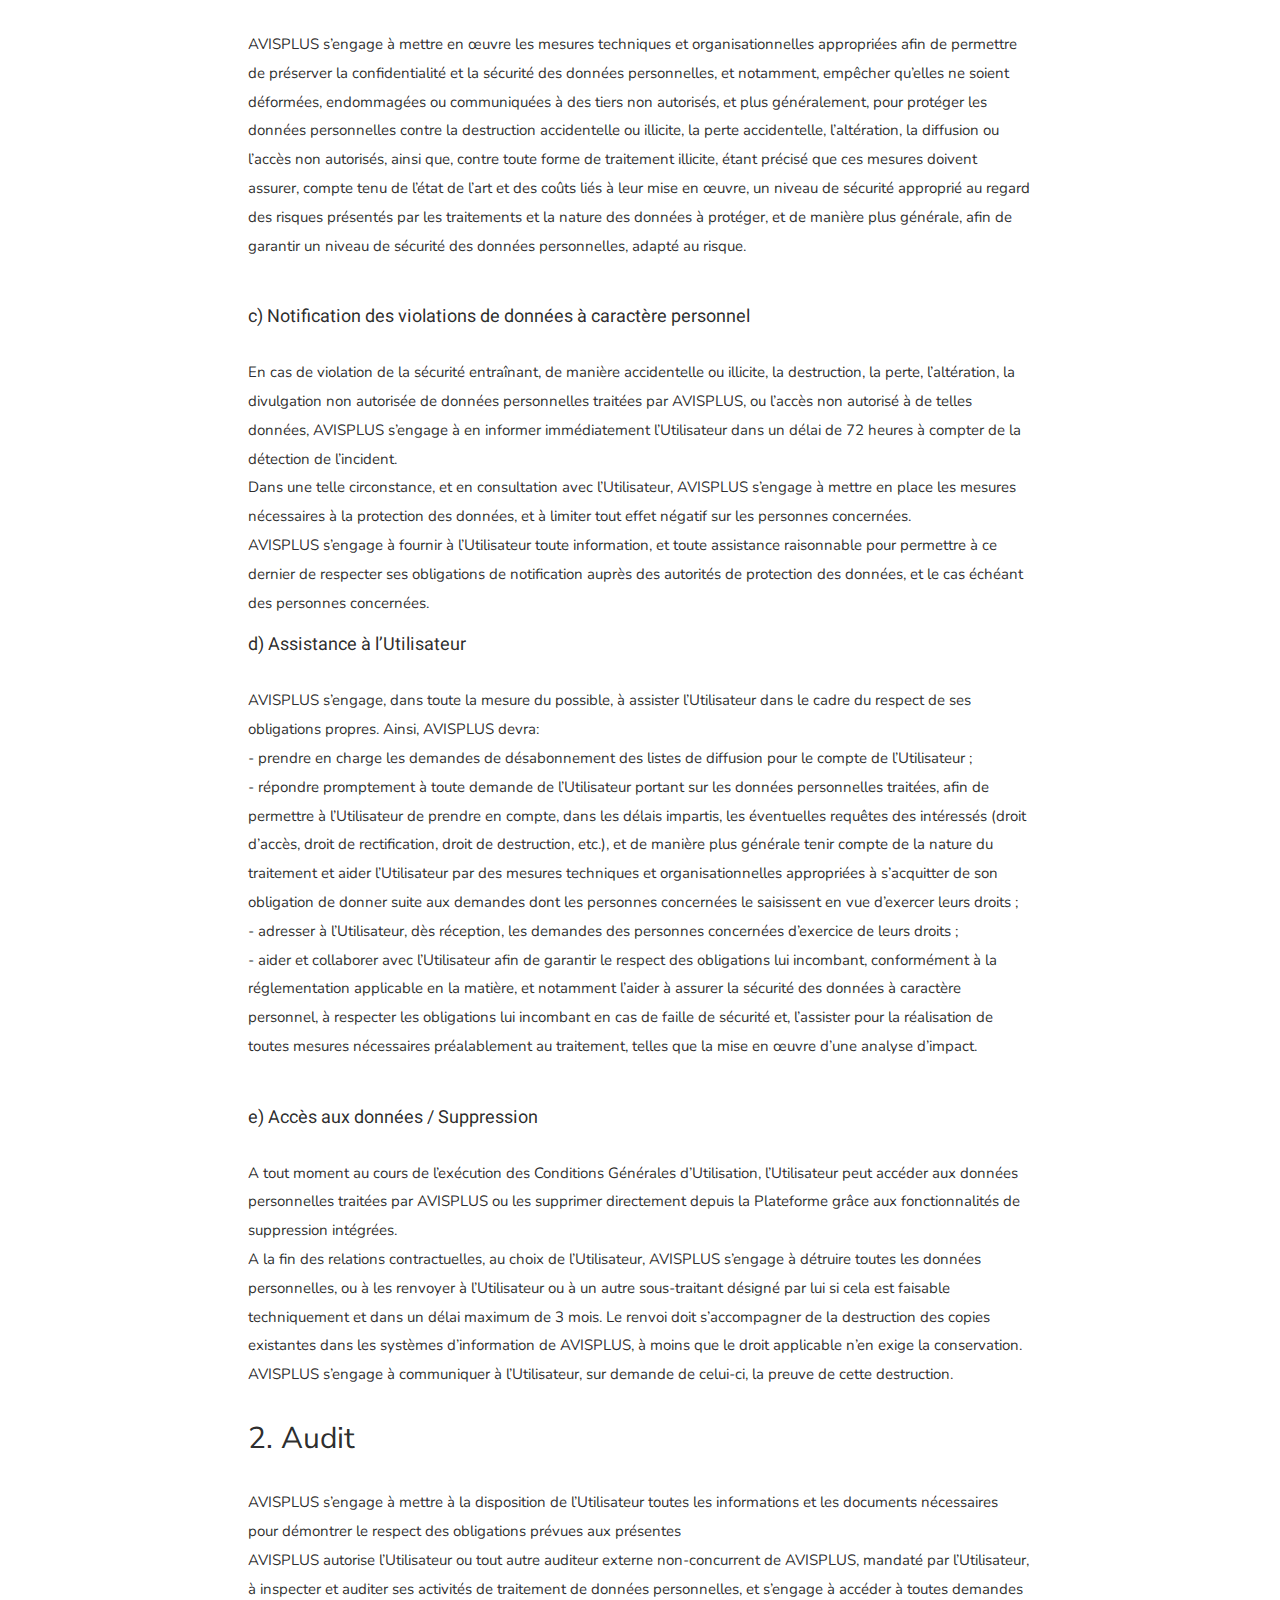
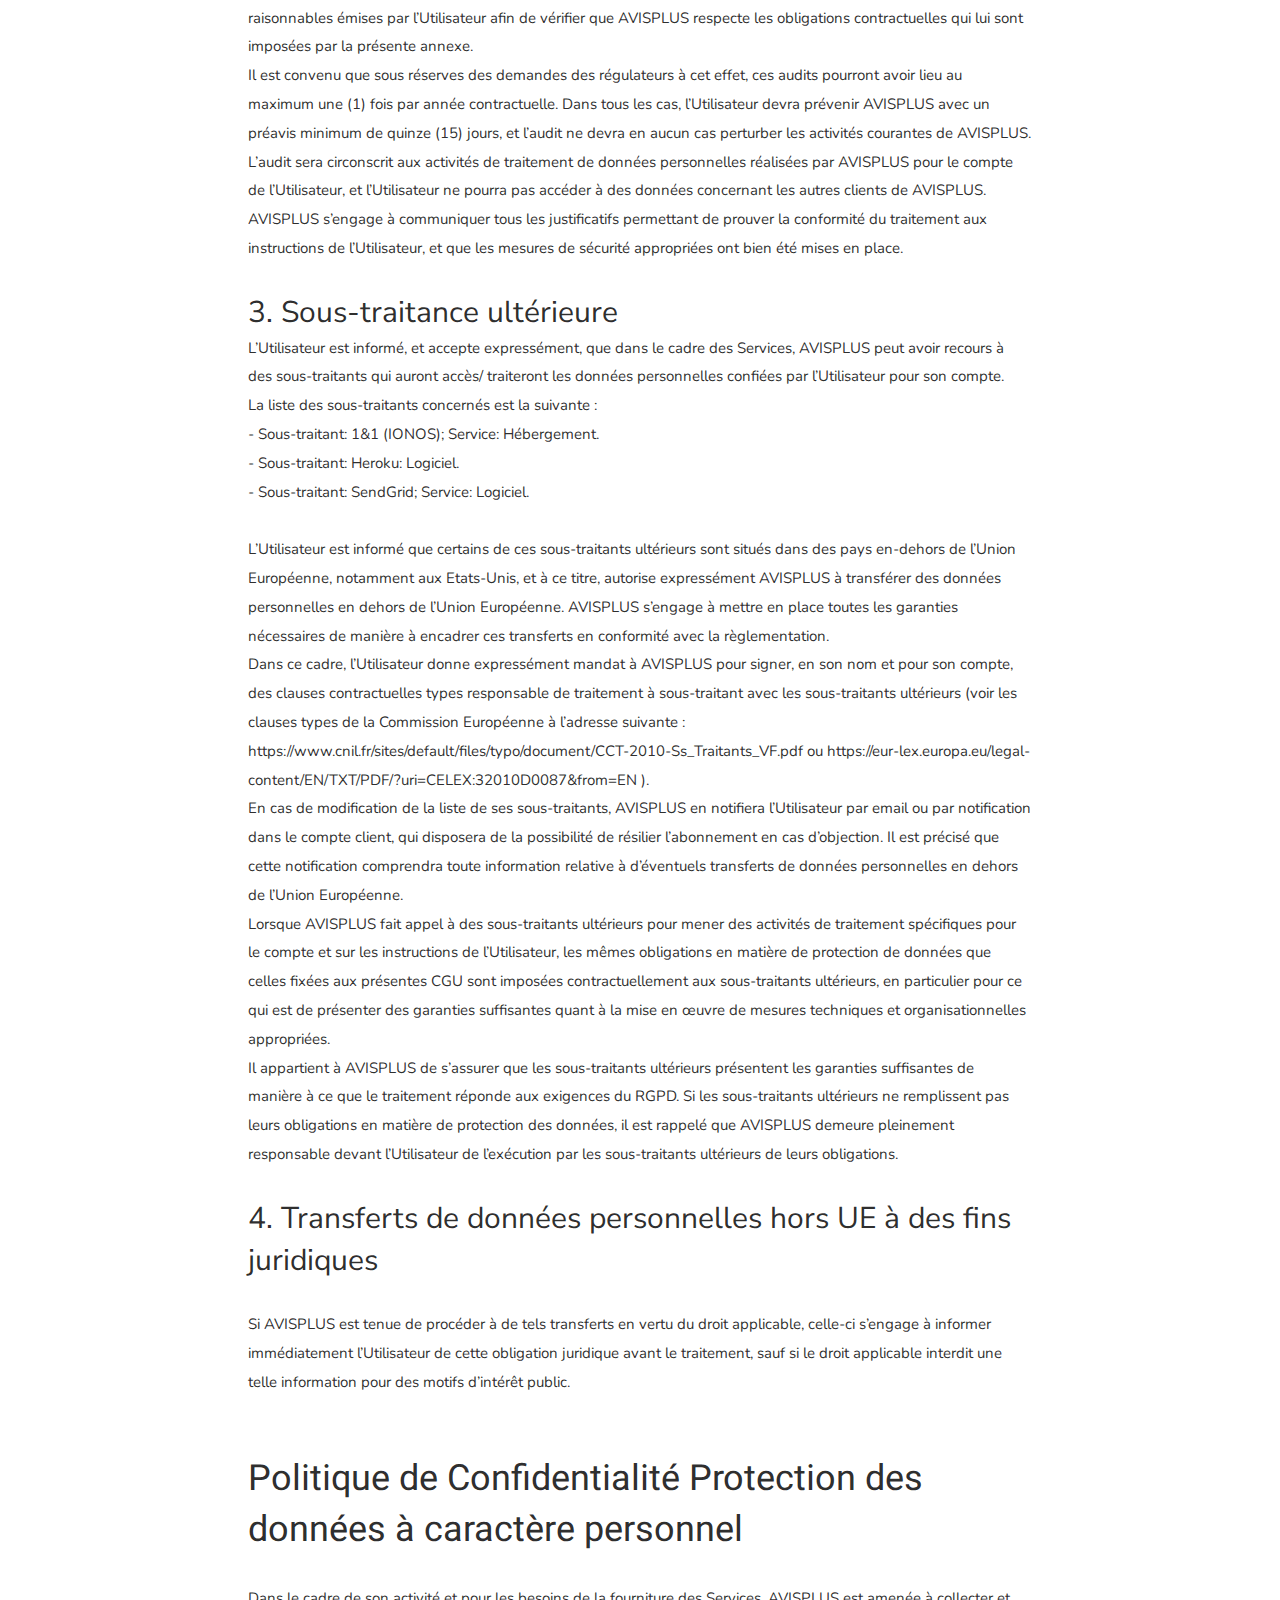
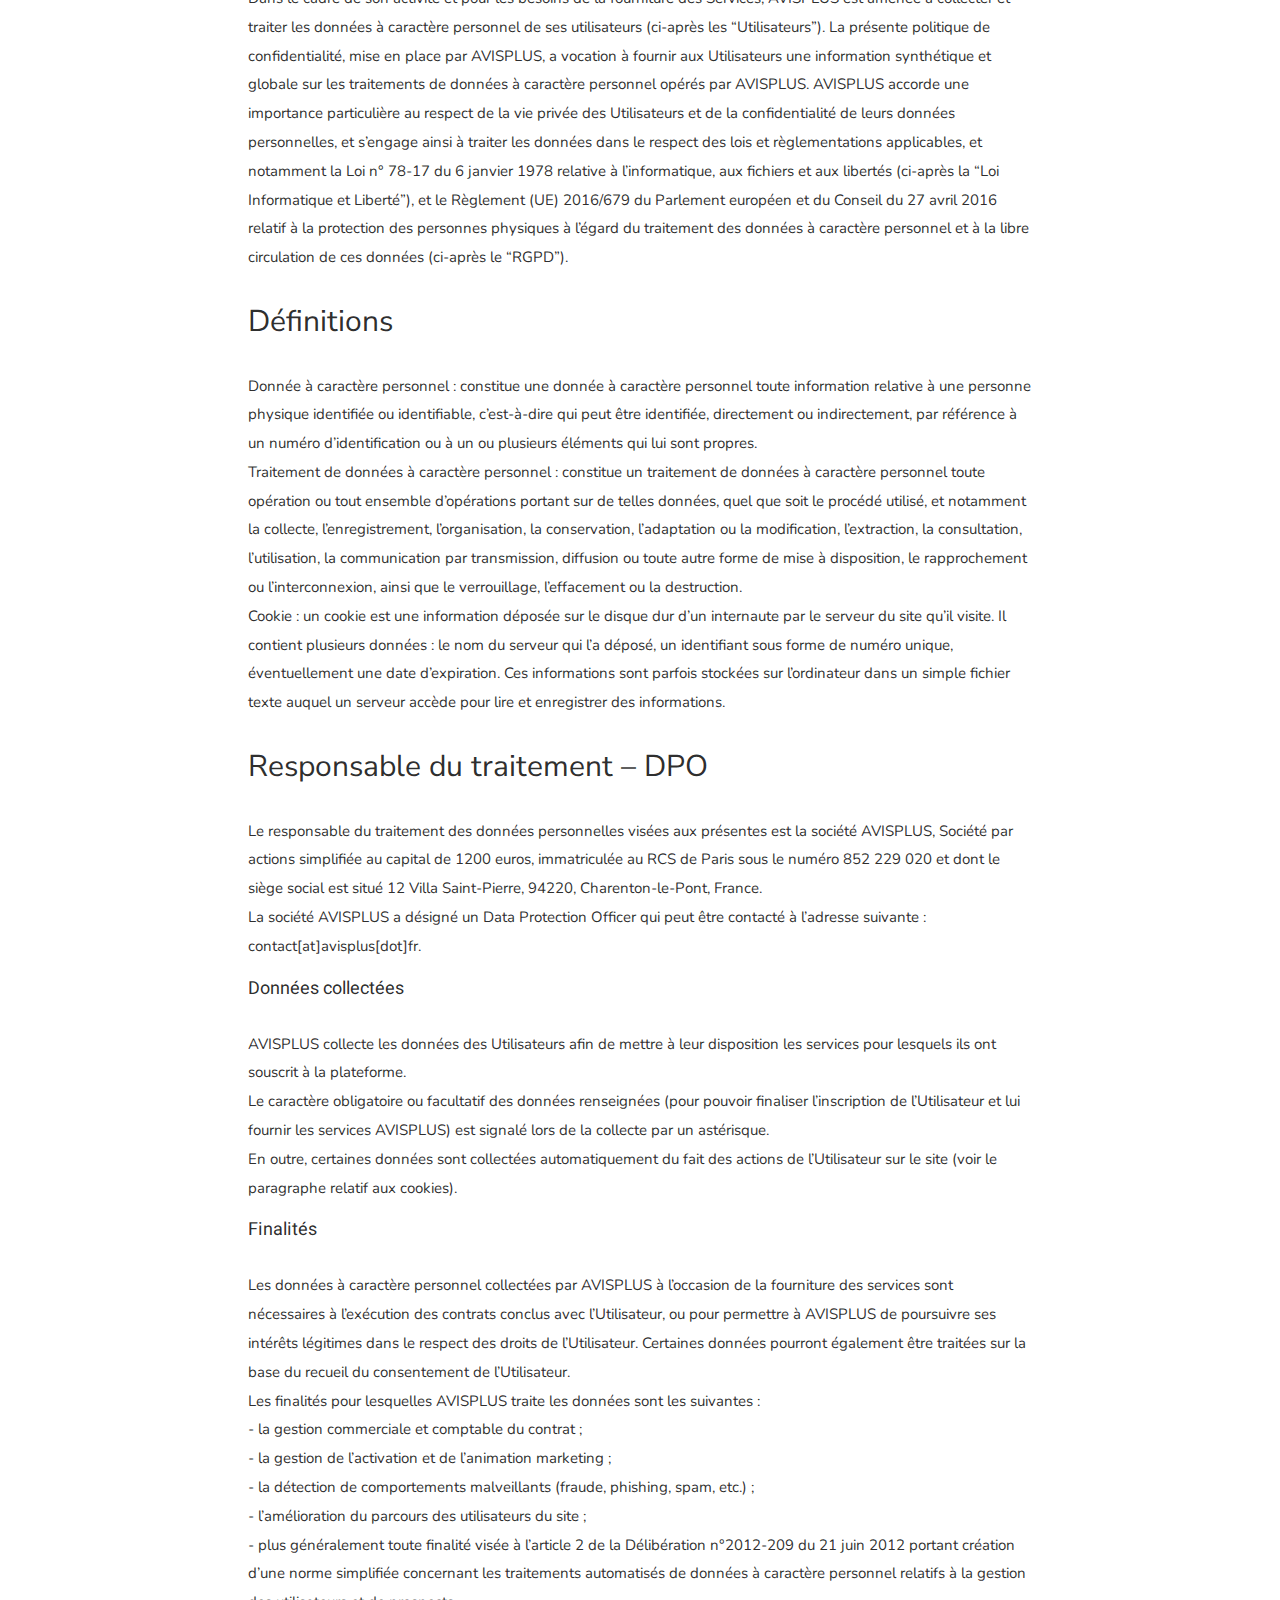
<file: mentions.html>
<!DOCTYPE html>
<html>
<head>

<!-- Global site tag (gtag.js) - Google Analytics -->
<script async src="https://www.googletagmanager.com/gtag/js?id=UA-143497822-1"></script>
<script>
  window.dataLayer = window.dataLayer || [];
  function gtag(){dataLayer.push(arguments);}
  gtag('js', new Date());

  gtag('config', 'UA-143497822-1');
</script>


<meta charset="utf-8">
<title>Mentions légales</title>
<!-- Stylesheets -->
<link href="https://fonts.googleapis.com/css?family=Nunito&display=swap" rel="stylesheet">
<link href="https://fonts.googleapis.com/css?family=Nunito+Sans&display=swap" rel="stylesheet">
<link href="https://fonts.googleapis.com/css?family=Cabin&display=swap" rel="stylesheet">
<link href="css/bootstrap.css" rel="stylesheet">
<link href="css/style.css" rel="stylesheet">
<link href="css/custom.css" rel="stylesheet">
<link rel="shortcut icon" href="https://avisplus.fr/images/favicon.png" type="image/png">
<link rel="apple-touch-icon" href="/https://avisplus.fr/images/favicon.png">
<!-- Responsive -->
<meta http-equiv="X-UA-Compatible" content="IE=edge">
<meta name="viewport" content="width=device-width, initial-scale=1.0, maximum-scale=1.0, user-scalable=0">
<link href="css/responsive.css" rel="stylesheet">
<!--[if lt IE 9]><script src="https://cdnjs.cloudflare.com/ajax/libs/html5shiv/3.7.3/html5shiv.js"></script><![endif]-->
<!--[if lt IE 9]><script src="js/respond.js"></script><![endif]-->
</head>

<body>

<div class="page-wrapper">
 	
    <!-- Preloader -->
    <div class="preloader"></div>
 	
    <!-- Main Header-->
    <header class="main-header">
    	
        <!-- Main Box  -->
    	<div class="main-box">
        	<div class="auto-container">
            	<div class="outer-container clearfix">
                    <!--Logo Box-->
                    <div id = "logobox" class="logo-box">
                        <div class="logo"><a href="index.html"><img id = "logo" src="images/logo.png" alt=""></a></div>
                    </div>
                    
                    <!--Nav Outer-->
                    <div class="nav-outer clearfix">
                        <!-- Main Menu -->
                        <nav class="main-menu">
                        
                            <div class="navbar-header">
                                <!-- Toggle Button -->    	
                                <button type="button" class="navbar-toggle" data-toggle="collapse" data-target=".navbar-collapse">
                                    <span class="icon-bar"></span>
                                    <span class="icon-bar"></span>
                                    <span class="icon-bar"></span>
                                </button>
                            </div>
                            
                            <div class="navbar-collapse collapse scroll-nav clearfix">
                                <ul class="navigation clearfix">
                                    <li><a href="index.html">Accueil</a></li>
                                    <li><a href="index.html#offer">Notre offre</a></li>
                                    <li><a href="index.html#features">Fonctionnalités</a></li>
                                    <li><a href="https://plateforme.avisplus.fr" target="_blank"><i class="fa fa-sign-in"></i>   Connexion</a></li>
                                 </ul>
                            </div>
                            
                        </nav>
                        <!-- Main Menu End-->
                        
                        
                    </div>
                    <!--Nav Outer End-->
                    
            	</div>    
            </div>
        </div>
    
    </header>
    <!--End Main Header -->
    
    
    <!--Main Banner / Banner One-->
    <section class="main-banner banner-one" id="banner">
    	<div class="auto-container">
        	<div class="row clearfix">
        </div>
    </section>
    <!--End Main Banner-->
    <div class = "row" id="mlegales" style="margin: 30px; font-size: 15px">
        <div class="col-md-2"></div>
        <div class="col-md-8" style="color:#000000d6">
            <p>
                <h1>Conditions générales d’utilisation des services AVISPLUS</h1>
                <br>
                <h2>Préambule</h2>
                <br>
                AVISPLUS, Société par Actions Simplifiées immatriculée au RCS de Paris sous le n° 852 229 020 et dont le siège social est situé au 12 Villa Saint-Pierre, 94220 Charenton-le-Pont exerce une activité de solution d’e-mail et/ou de d’analyse et mise en place de systèmes de redirection programmés via son site www.avisplus.plateforme.fr (« la Plateforme »). L’activité de AVISPLUS ainsi que son produit sont décrit sur le site vitrine de AVISPLUS www.avisplus.fr (« le Site »).
                <br>
                <br>
                Les présentes Conditions Générales d’Utilisation ont pour objet de définir les modalités d’utilisation des Services de AVISPLUS. Elles sont un accord juridique et contraignant entre AVISPLUS et tout utilisateur de la plateforme www.avisplus.plateforme.fr (« l’Utilisateur »). En souscrivant ou en utilisant le Site ou les Services, l’Utilisateur déclare avoir lu et accepté sans réserves la version en vigueur de ces Conditions Générales d’Utilisation.
                <br>
                <br>
                Les conditions particulières éventuellement négociées entre AVISPLUS et l’Utilisateur prévalent sur les présentes Conditions Générales d’Utilisation.
                <br>
                <br>
                Les termes utilisés dans ce document sont définis ainsi :
                <br>
                <br>
                « L’Utilisateur » désigne toute personne physique ou morale faisant usage des Services de AVISPLUS
                <br>
                <br>
                Les « Services » fournis par AVISPLUS sont les fonctionnalités mises à dispositions des Utilisateurs via la Plateforme telles que l’envoi d’emails, la fourniture de rapports ou encore l’optimisation de la délivrabilité des messages envoyés (la liste complète des fonctionnalités est disponible à l’adresse suivante : https://avisplus.fr/fonctionnalités/)
                <br>
                <br>
                Le « sous-traitant » est la société qui réalise des traitements de données sur demande d’un responsable de traitement. Ainsi, AVISPLUS agit en tant que sous-traitant pour mettre à disposition ses Services aux Utilisateurs, qui définissent la finalité et les modalités des traitements. De même AVISPLUS peut faire appel à des sous-traitants (« sous-traitant ultérieur ») pour réaliser des traitements de données pour son compte.
                <br>
                <br>
                Les « données de l’Utilisateur » sont entendues comme les données traitées par AVISPLUS pour le compte des Utilisateurs dans le cadre de la réalisation des Services souscrits.
                <br>
                <br>
                Les « données personnelles » sont les informations se rapportant à une personne physique identifiée ou identifiable
                <br>
                <br>
                Les « Parties » désignent AVISPLUS et l’Utilisateur

                <br>
                <br>
                <h2>1) Objet des Services AVISPLUS</h2>
                <br>
                AVISPLUS fournit des solutions d’e-mail et/ou d’analyse et mise en place de systèmes de redirection programmés ,à travers sa plateforme d’envoi, commercialisée via la Plateforme.
                <br>
                <br>
                <h2>2) Gestion du compte utilisateur</h2>
                <br>
                L’utilisation des Services de AVISPLUS nécessite la création d’un compte en ligne.
                <br>
                L’Utilisateur est responsable de la sincérité des informations qu’il fournit et s’engage à mettre à jour les informations le concernant ou à aviser AVISPLUS sans délai de toute modification affectant sa situation.
                <br>
                L’Utilisateur prend toute disposition utile pour maintenir la confidentialité de l’accès à son compte.
                <br>
                En cas d’utilisation frauduleuse de son compte, l’Utilisateur s’engage à prévenir immédiatement AVISPLUS et à modifier sans délai son mot de passe d’accès.
                <br>
                Les frais pouvant résulter de cette utilisation non autorisée seront à la charge de l’Utilisateur jusqu’à ce qu’il ait avisé AVISPLUS de cet usage.
                <br>
                AVISPLUS ne sera en aucun cas responsable des dommages matériels ou immatériels résultant d’une utilisation du compte par un tiers, avec ou sans l’autorisation de l’Utilisateur.
                <br>
                AVISPLUS conserve les préférences Utilisateur (tels que le contenu de l’email, le type de redirection choisi ou les nom de profils) à travers sa plateforme pour le compte de l’Utilisateur. Les listes de distribution sont maintenues à partir du moment où l’Utilisateur entretient et met à jour correctement son compte. AVISPLUS protège l’intégrité, la confidentialité et la sécurité administrative, matérielle et technique des informations personnelles de l’Utilisateur.
                <br>
                <br>
                <h2>3) Conditions financières</h2>
                <br>
                La souscription des Services de AVISPLUS vaut engagement de l’Utilisateur de payer le prix correspondant aux Services sélectionnés et à son pays de résidence.
                <br>
                Sauf stipulation particulière contraire, les prix des Services souscrits sont payés lors de la souscription et dans la monnaie dans laquelle ils ont été facturés.
                <br>
                Les prix affichés sur le Site sont hors charges, ils n’incluent pas la TVA. Les charges supplémentaires sont appliquées sur la facture en fonction du pays de résidence de l’Utilisateur et des dispositions légales et règlementaires applicables.
                <br>
                <br>
                <h2>4) Utilisation des Services</h2>
                <br>
                <h3>4.1 Respect de la règlementation applicable</h3>
                <br>
                Chaque Partie déclare qu’elle respecte la règlementation applicable à son activité.
                <br>
                D’une manière générale, l’Utilisateur garantit que les informations adressées via les Services de AVISPLUS ne contreviennent à aucune disposition légale, règlementaire ou résultant d’une convention internationale qui lui serait applicable et notamment aux dispositions en vigueur en France, dans l’Etat dans lequel l’Utilisateur exerce son activité et dans l’Etat dans lequel résident les personnes figurant dans les listes de distribution, ni aux droits des tiers.
                <br>
                A titre d’information et sans que cette liste ne soit exhaustive, l’envoi d’emails à des clients et prospects est soumis aux règles relatives à la protection des données applicables, ainsi qu’aux règles suivantes :
                <br>
                <ul>
                    <li>- Etats-Unis : Telemarketing Sales Rule, Federal Telephone Consumer Protection Act, Can-Spam-Act.</li>
                    <li>- En France : les articles L.34-5 du Code des postes et des communications électroniques et L.121-34-1-1 du Code de la consommation.</li>
                    <li>- En Italie : Codice in materia di protezione dei dati personali</li>
                    <li>- En Espagne : la Ley 34/2002, de 11 de julio, de servicios de la sociedad de la información y de comercio electrónico et la Ley Orgánica 15/1999, de 13 de diciembre, de Protección de Datos de Carácter Personal</li>
                    <li>- Au Royaume-Uni : The Privacy and Electronic Communications (EC Directive) Regulations 2003</li>
                </ul>
                <br>
                <h4>4.1.1 Droits de propriété intellectuelle de l’Utilisateur</h4>
                <br>
                L’Utilisateur autorise AVISPLUS à faire usage de son nom, de sa marque et de son identité visuelle aux seules fins d’exécution des Services.
                <br>
                L’Utilisateur garantit à AVISPLUS :
                <ul>
                    <li>- qu’il a plein pouvoir et qualité pour exploiter et accorder les droits de propriété intellectuelle et industrielle et que ces droits ne sont en aucune manière cédés, hypothéqués, grevés ni d’une façon quelconque dévolus en faveur d’un tiers ;</li>
                    <li>- qu’il n’a fait et ne fera, par le fait d’une cession à un tiers ou par tout autre moyen, aucun acte susceptible de compromettre l’utilisation des droits de propriété intellectuelle et industrielle ;</li>
                    <li>- qu’il n’a introduit ou n’introduira dans ses campagnes aucune séquence, reproduction ou réminiscence susceptible de violer les droits des tiers ;</li>
                    <li>- qu’aucun litige ou procès n’est en cours ni sur le point d’être intenté mettant en cause les droits de propriété intellectuelle.</li>
                </ul>
                <br>
                En outre, l’Utilisateur s’engage à garantir AVISPLUS de toute réclamation de tiers ainsi que de toute condamnation qui serait prononcée à son encontre découlant du non-respect du présent article.
                <br>
                <br>
                <h4>4.1.2 Droits de propriété intellectuelle et industrielle de AVISPLUS</h4>
                <br>
                Tous les programmes, les services, les processus, les designs, les logiciels, les technologies, les marques et les noms commerciaux, les inventions figurant sur la Plateforme, accessible via la Plateforme ou via les Services de AVISPLUS sont la propriété de AVISPLUS ou de ses concédants.
                <br>
                L’Utilisateur s’engage à ne pas utiliser, de quelque manière que ce soit, la Plateforme, les Services ou l’un des éléments énoncés supra pour d’autres fins que celles prévues aux présentes.
                <br>
                <br>
                <h3>4.2 Protection des données personnelles des tiers</h4>
                <br>
                Pour les besoins de la fourniture des Services, AVISPLUS a accès aux informations contenues dans les listes de distribution d’emails créées par les Utilisateurs sur leur compte personnel, ainsi qu’à l’objet et au contenu des emails adressés à leurs listes de distribution à travers les Services. Ces informations contiennent des données personnelles concernant des tiers.
                <br>
                <br>
                <h4>4.2.1 Responsabilité de l’Utilisateur en matière de données personnelles</h4>
                <br>
                En tant que créateur de la liste de distribution, l’Utilisateur est responsable du traitement des données personnelles figurant dans cette liste au sens de la règlementation applicable. A ce titre, si l’Utilisateur est établi dans l’Union Européenne, ou si sa liste de distribution contient des données personnelles de citoyens membres de l’Union Européenne, l’Utilisateur garantit à AVISPLUS qu’il respecte les dispositions du Règlement n°2016/679 du 27 avril 2016 (le “RGPD”) ainsi que celles de la Loi n° 78-17 du 6 janvier 1978 relative à l’informatique, aux fichiers et aux libertés, et notamment :
                <br>
                <ul>
                    <li>- que les données personnelles contenues dans le fichier transmis ont été collectées et traitées dans le respect de la règlementation applicable ; </li>
                    <li>- que l’Utilisateur a procédé à l’information des personnes concernées conformément à la réglementation ;</li>
                    <li>- le cas échéant, que la collecte et le traitement ont fait l’objet d’un consentement des personnes concernées ;</li>
                    <li>- qu’il permet aux personnes concernées d’exercer leurs droits conformément à la règlementation ;</li>
                    <li>- qu’il s’engage à ce que les informations soient rectifiées, complétées, clarifiées, mises à jour ou effacées lorsqu’elles sont inexactes, incomplètes, équivoques, périmées ou lorsque les titulaires souhaitent en interdire la collecte ou l’utilisation, la communication ou la conservation.</li>
                </ul>
                <br>
                Il est précisé que l’Utilisateur est seul responsable de gérer les durées de conservation des données personnelles qu’il télécharge sur la plateforme de AVISPLUS, et qu’il lui incombe de supprimer les données au fur et à mesure de l’expiration de leur délai de conservation. AVISPLUS n’a pour seule responsabilité que de supprimer ces données à l’issue de sa relation contractuelle avec l’Utilisateur.
                <br>
                Par ailleurs, l’Utilisateur s’engage à n’intégrer dans les listes de distribution téléchargées sur la plateforme de AVISPLUS aucune donnée personnelle dite “sensible” au sens de l’article 9 du RGPD, et notamment aucune donnée de santé, mais également aucune donnée relative aux condamnations pénales et aux infractions, au numéro de sécurité sociale, ou au numéro de carte bancaire. AVISPLUS ne peut en aucun cas être tenue responsable de la présence de telles données personnelles sur sa plateforme, et des conséquences qui pourraient en découler. En cas de violation de la présente clause, l’Utilisateur sera seul responsable de toute conséquence, et s’engage à garantir, et le cas échéant indemniser AVISPLUS.
                <br>
                <br>
                <h4>4.2.2 Protection des données personnelles de l’Utilisateur</h4>
                <br>
                AVISPLUS a pris toutes précautions utiles pour préserver la sécurité des données personnelles et, notamment, empêcher qu’elles soient déformées ou endommagées ou que des tiers non autorisés y aient accès.
                <br>
                Ces mesures sont notamment les suivantes :
                <ul>
                    <li>- Pare-feu multi-niveaux,</li>
                    <li>- Anti-virus de notoriété avérée et détection des tentatives d’intrusion,</li>
                    <li>- Transmission cryptée des données à l’aide de la technologie SSL/https/VPN</li>
                    <li>- Data centers Tier 3 et certifiés PCI DSS</li>
                </ul>
                <br>
                Par ailleurs, l’accès aux traitements par les Services de AVISPLUS nécessite une authentification des personnes accédant aux données, au moyen d’un code d’accès et d’un mot de passe individuels, suffisamment robustes et régulièrement renouvelés.
                <br>
                Les données transitant sur des canaux de communication non sécurisés font l’objet de mesures techniques visant à rendre ces données incompréhensibles à toute personne non autorisée.
                <br>
                <br>
                <h4>4.2.3 Conditions de la relation de sous-traitance</h4>
                <br>
                AVISPLUS agit pour sa part en tant que sous-traitant de l’Utilisateur, et s’engage à respecter les obligations décrites à l’Annexe “Accord sur le traitement des données personnelles“.
                <br>
                Dans ce cadre, il est précisé que :
                <br>
                <ul>
                    <li>- L’Utilisateur peut à tout moment récupérer ses listes de distribution via son compte utilisateur de la Plateforme AVISPLUS</li>
                    <li>- La divulgation à des tiers des données personnelles contenue dans les listes de distribution ne pourra intervenir que dans les cas suivants :</li>
                    <li>     _ sur autorisation de l’Utilisateur attestant que la personne concernée a elle-même autorisé cette divulgation ;</li>
                    <li>     _ sur demande des autorités légalement compétentes, sur réquisition judiciaire, ou dans le cadre d’un contentieux judiciaire.</li>
                </ul>

                <br>
                <br>
                <h4>4.2.4 Utilisation des données par AVISPLUS</h4>
                <br>
                Pour lui permettre de poursuivre ses intérêts légitimes, et notamment la gestion du risque, et de l’évaluation de la qualité des listes de diffusions des Utilisateurs (et par exemple, éviter les risques de spam, phishing ou fraude), l’Utilisateur est informé que AVISPLUS se réserve le droit de transmettre ces listes et leur contenu à des prestataire tiers établis en dehors de l’Union Européenne, chargés d’établir un score de fiabilité. Toute transmission de ces données sera réalisée par AVISPLUS en conformité avec la règlementation.
                Enfin, l’Utilisateur accepte expressément que le comportement des destinataires de ces emails pourra faire l’objet d’une analyse par AVISPLUS (suivi des taux d’ouverture, taux de clic et taux de rebond au niveau individuel) afin d’améliorer ses campagnes d’e-mailing.
                <br>
                <br>
                <h3>Utilisations interdites</h3>
                <br>
                L’usage des Services de AVISPLUS résultant de la souscription desdits Services est strictement personnel et ne peut être loué, cédé à titre gratuit ou onéreux à un tiers. En l’absence d’autorisation préalable, l’usage de AVISPLUS est limité à un seul compte par Utilisateur. Un Utilisateur est un couple identifiant/mot de passe. Un Utilisateur peut ensuite et selon le forfait auquel il a souscrit, créer un ou plusieurs profils supplémentaires via la Plateforme. 
                Toute utilisation des Services susceptible d’endommager, de désactiver, de surcharger l’infrastructure de AVISPLUS ou les réseaux connectés à des serveurs de AVISPLUS, ou encore d’entraver la jouissance des Services par les autres Utilisateurs est interdite.
                Toute tentative d’accès non autorisé aux Services, à d’autres comptes, aux systèmes informatiques ou à d’autres réseaux connectés à un serveur de AVISPLUS ou à l’un des Services via le piratage ou toute autre méthode est interdite.
                <br>
                L’utilisation des Services à des fins visant à vendre des produits ou services liés à des activités illégales ou frauduleuses ou encourager ses activités et notamment, sans que cette liste ne soit exhaustive, les activités liées aux drogues illégales, programmes pirates, instructions de montage ou de création des bombes, des grenades ou d’autres armes, matériaux contenant de la violence sur les enfants ou qui encourage la violence est interdite.
                <br>
                Toute utilisation des Services contraire à la règlementation applicable en matière de télémarketing, e-mail marketing, anti-spam, anti-phishing, protection des données personnelles est interdite.
                <br>
                Toute utilisation des Services en violation du droit des tiers est interdite.
                <br>
                En cas de non-respect du présent article, AVISPLUS se réserve le droit de bloquer immédiatement l’accès de l’Utilisateur à ses Services et de supprimer toutes les informations de son compte sans préavis et sans remboursement ou toute autre forme de compensation.
                AVISPLUS se réserve le droit de refuser ou de limiter le service aux comptes ne respectant pas ses Conditions Générales d’Utilisation, les lois régulant les entreprises de communications ou distribuant des communications non souhaitées.
                <br>
                Les sujets suivants sont interdits sur la plateforme AVISPLUS :
                <br>
                <ul>
                    <li>-  Toutes formes d’activités illégales</li>
                    <li>-  Perte de poids</li>
                    <li>-  Echanges de devises, actions frauduleuses et montages boursiers</li>
                    <li>-  Offres d’emploi à domicile faisant des promesses du type ” devenez riche rapidement “, montages financiers et système de vente pyramidale</li>
                    <li>-  Pornographie ou e-commerce sexuellement explicite</li>
                    <li>-  Remèdes pour problèmes érectiles</li>
                    <li>-  Sollicitation d’embauche</li>
                    <li>-  Les listes à caractère politique (listes consulaires, gouvernementales etc.) contenant des adresses de particuliers n’ayant pas donné leur accord explicite pour recevoir des communications de la part d’un annonceur identifié. Le fait de donner une adresse mail à un Consulat ou une Ambassade ne fournit pas la preuve de l’engagement matérialisé par l’opt-in.</li>
                    <li>-  Initial Coin Offering (ICO)</li>
                </ul>
                <br>
                <br>
                Les comptes ayant les activités suivantes ne seront validés que sous certaines conditions:
                <br>
                <ul>
                    <li>Voyance et astrologie</li>
                    <li>Jeux de paris et autres jeux d’argent</li>
                    <li>Services de rencontre</li>
                    <li>Communications vers des contacts acquis depuis des réseaux sociaux comme LinkedIn et Vidaeo</li>
                </ul>
                <br>
                <br>
                <h2>5) Responsabilités et garanties</h2>
                <h3>5.1 Responsabilités et garanties de AVISPLUS</h3>
                <br>
                Sauf force majeure, AVISPLUS garantit à l’Utilisateur la bonne exécution de sa prestation dans le respect des présentes Conditions Générales d’Utilisation.
                <br>
                L’indemnité éventuellement due par AVISPLUS, à l’Utilisateur ou à un tiers, en raison de l’engagement de la responsabilité de AVISPLUS, de ses filiales ou de ses partenaires, au titre de l’exécution des présentes ne pourra excéder le prix mensuel versé par l’Utilisateur en contrepartie du ou des Service(s) à l’origine de ladite responsabilité.
                <br>
                En aucun cas, AVISPLUS ne garantit à l’Utilisateur les retombées économiques, d’image ou d’information attendues par ce dernier au titre de l’envoi des emails dans le cadre des présentes.
                <br>
                AVISPLUS ne contrôle pas systématiquement le contenu des messages adressés par l’Utilisateur à ses listes de distribution qui demeure sous la responsabilité de l’Utilisateur.
                <br>
                En aucun cas AVISPLUS ne peut être tenu responsable vis-à-vis des tiers d’un préjudice résultant de l’envoi des emails pour le compte de l’Utilisateur et ce à quelque titre que ce soit.
                <br>
                <br>
                <h3>5.2 Responsabilités et garanties de l’Utilisateur</h3>
                <br>
                L’Utilisateur est seul responsable du contenu des emails adressés à ses listes de distribution dans le cadre de l’exécution des présentes.
                <br>
                La responsabilité de l’Utilisateur peut être engagée du fait du non-respect des présentes Conditions Générales d’Utilisation, des politiques de confidentialité et anti-spam de AVISPLUS ou de toute disposition légale, règlementaire ou résultant d’une convention internationale applicable.
                <br>
                L’Utilisateur garantit AVISPLUS de tout préjudice, de toute réclamation et de tout recours de tiers résultant d’une violation, par l’Utilisateur, des présentes Conditions Générales d’Utilisation, des politiques de confidentialité et anti-spam de AVISPLUS ou de toute disposition légale, règlementaire ou résultant d’une convention internationale applicable.
                <br>
                <br>
                <h2>6) Modification des conditions d’utilisation, des politiques AVISPLUS et de l’offre</h2>
                <br>
                AVISPLUS peut être amenée à modifier les présentes Conditions Générales d’Utilisation, ses politiques anti-spam et de confidentialité ainsi que son offre.
                L’Utilisateur sera informé des modifications intervenues par mail ou directement sur son compte AVISPLUS.plateforme.fr et invité à accepter cette modification pour poursuive l’exploitation des Services.
                Les Conditions Générales d’Utilisation, les politiques anti-spam et de confidentialité ainsi que l’offre de AVISPLUS à jour des dernières modifications sont consultables à tout moment sur le Site.
                <br>
                <br>
                <h2>7) Durée – Résiliation</h2>
                <br>
                Les présentes Conditions Générales d’Utilisation sont en vigueur pour une durée indéterminée.
                <br>
                L’Utilisateur peut à tout moment résilier son compte AVISPLUS directement depuis la Plateforme.
                <br>
                En cas de résiliation par l’Utilisateur les sommes versées au titre en contrepartie de l’un des Services AVISPLUS restent due à AVISPLUS y compris si l’Utilisateur n’a pas épuisé les quotas d’envois acquis.
                <br>
                En cas de non-respect, par l’Utilisateur, des présentes Conditions Générales d’Utilisation, des politiques de confidentialité et anti-spam de AVISPLUS ou de toute disposition légale, règlementaire ou résultant d’une convention internationale applicable, AVISPLUS se réserve le droit de résilier son compte Utilisateur sous réserve du respect d’un préavis de 15 jours.
                <br>
                La résiliation interviendra sans préavis en cas de non-respect de l’article ‘Utilisation des Services’ des présentes.
                <br>
                <br>
                <h2>Force majeure</h2>
                <br>
                La responsabilité des parties ne pourra pas être mise en œuvre si la non-exécution ou le retard dans l’exécution de l’une de ses obligations décrites dans les présentes Conditions Générales d’Utilisation découle d’un cas de force majeure.
                La force majeure s’entend de tout événement extérieur, irrésistible et imprévisible et de son interprétation par la jurisprudence des juridictions françaises, et empêchant l’une des parties d’exécuter ses obligations ou rendant l’exécution de celles-ci excessivement onéreuses.
                De façon expresse, seront considérés comme des cas de force majeure, outre ceux habituellement retenus par la jurisprudence des juridictions françaises, et sans que cette liste soit limitative :
                <br>
                <ul>
                    <li>les guerres, conflits armés, émeutes, insurrections, sabotages, actes de terrorisme,</li>
                    <li>les grèves totales ou partielles, internes ou externes à l’entreprise, chez un fournisseur ou chez un opérateur national, lock-out, blocages des moyens de transport ou d’approvisionnement pour quelque raison que ce soit,</li>
                    <li>les catastrophes naturelles entrainant la destruction d’infrastructures, telle qu’incendies, tempêtes, inondations, dégâts des eaux,</li>
                    <li>les restrictions gouvernementales ou légales, modifications légales ou réglementaires des formes de commercialisation, les cas de suspension, annulation, révocation de toute autorisation par n’importe quelle autorité compétente,</li>
                    <li>les interruptions du réseau de AVISPLUS de son sous-traitant ou de son fournisseur, par suite de pannes d’ordinateur, blocage des moyens de télécommunications, qu’elles résultent d’attaques extérieures, d’interruptions de services du fournisseur d’accès ou autres, et tout autre fait non imputable à AVISPLUS, son sous-traitant ou son fournisseur, empêchant l’exécution normale des prestations ;</li>
                    <li>les coupures d’alimentation électrique de plus de 48 heures.</li>
                </ul>
                <br>
                Chaque partie notifiera à l’autre partie par lettre recommandée avec accusé de réception la survenance de tout cas de force majeure.
                <br>
                <br>
                <h2>9) Protection des données personnelles concernant l’Utilisateur</h2>
                <br>
                Les informations, y compris les données personnelles, recueillies par AVISPLUS dans le cadre de sa relation commerciale avec l’Utilisateur font l’objet de traitements informatiques détaillés dans la «Politique de confidentialité – Protection des données à caractère personnel » de AVISPLUS.
                <br>
                <br>
                <h2>10) Nullité partielle des CGU</h2>
                L’annulation de l’une ou l’autre des clauses des Conditions Générales d’Utilisation ne pourra entraîner l’annulation de celles-ci dans leur ensemble, à condition toutefois que l’équilibre et l’économie générale de la convention puissent être sauvegardés.
                <br>
                <br>
                <h2>11) Loi Applicable – Attribution de Compétence</h2>
                <br>
                Les Conditions Générales d’Utilisation sont régies par la seule loi française.
                Tout litige entre les Parties né de la validité, de l’interprétation et/ou de l’exécution, résiliation, rupture, des Conditions Générales d’Utilisation sera soumis par la Partie la plus diligente au Tribunal de Commerce de Paris, y compris en cas de référé, d’appel en garantie et/ou de pluralité de défendeurs.
                <br>
                <br>
                <h1>ANNEXE 1 – Accord sur le traitement des données personnelles</h1>
                <br>
                Dans le cadre des Services fournis à l’Utilisateur, AVISPLUS est amenée à effectuer des opérations de traitement de données personnelles pour le compte de l’Utilisateur. Ces traitements sont réalisés pour la durée de la relation contractuelle entre AVISPLUS et l’Utilisateur.
                <br>
                Les traitements effectués par AVISPLUS pour le compte de l’Utilisateur sont décrits ci-après :
                <br>
                <ul>
                    <li>- Stockage des listings de contacts chargés par les utilisateurs</li>
                    <li>- Conservation et analyse des données de délivrabilité des emails</li>
                    <li>- Retargeting display</li>
                    <li>- Collecte des désabonnements et information de l’Utilisateur impacté</li>
                    <li>- Collecte des consentements (dans le cas où l’Utilisateur utilise le formulaire AVISPLUS pour récupérer des données de contacts depuis son propre site)</li>
                </ul>

                A ce titre, AVISPLUS déclare qu’elle présente des garanties suffisantes quant à la mise en œuvre de mesures techniques et organisationnelles appropriées de manière à ce que le traitement réponde aux exigences du RGPD et assure la protection des droits de la personne concernée, et s’engage à respecter les obligations suivantes :
                <br>
                <br>
                <h2>1. Obligations de AVISPLUS</h2>
                <br>
                <h3>a) Instructions de l’Utilisateur</h3>
                <br>
                AVISPLUS s’engage à ne traiter les données personnelles que pour les besoins de l’exécution des Services conformément aux instructions de l’Utilisateur. Ainsi, AVISPLUS s’interdit de concéder, louer, céder ou autrement communiquer à une autre personne, tout ou partie des données personnelles, même à titre gratuit, et d’utiliser les données à caractère personnel à d’autres fins que celles prévues dans les Conditions Générales d’Utilisation.
                <br>
                Dans l’éventualité où AVISPLUS considère qu’une instruction donnée par l’Utilisateur constitue une violation du droit applicable, AVISPLUS doit en informer immédiatement l’Utilisateur.
                <br>
                <br>
                <h3>b) Confidentialité et sécurité</h3>
                <br>
                AVISPLUS garantit la confidentialité des données personnelles traitées dans le cadre des Services. A ce titre, elle s’assure (i) de ne communiquer les données personnelles qu’aux personnes ayant besoin d’en connaître, (ii) que ces personnes ont connaissance des instructions de l’Utilisateur et s’engagent à ne traiter les données personnelles qui leurs sont confiées que dans le strict respect de celles-ci et pour aucune autre finalité, (iii) qu’elles sont soumises à une obligation contractuelle ou légale appropriée de confidentialité, et (iv) qu’elles reçoivent la formation nécessaire en matière de protection des données personnelles.
                <br>
                <br>
                AVISPLUS s’engage à mettre en œuvre les mesures techniques et organisationnelles appropriées afin de permettre de préserver la confidentialité et la sécurité des données personnelles, et notamment, empêcher qu’elles ne soient déformées, endommagées ou communiquées à des tiers non autorisés, et plus généralement, pour protéger les données personnelles contre la destruction accidentelle ou illicite, la perte accidentelle, l’altération, la diffusion ou l’accès non autorisés, ainsi que, contre toute forme de traitement illicite, étant précisé que ces mesures doivent assurer, compte tenu de l’état de l’art et des coûts liés à leur mise en œuvre, un niveau de sécurité approprié au regard des risques présentés par les traitements et la nature des données à protéger, et de manière plus générale, afin de garantir un niveau de sécurité des données personnelles, adapté au risque.
                <br>
                <br>
                <h3>c) Notification des violations de données à caractère personnel</h3>
                <br>
                En cas de violation de la sécurité entraînant, de manière accidentelle ou illicite, la destruction, la perte, l’altération, la divulgation non autorisée de données personnelles traitées par AVISPLUS, ou l’accès non autorisé à de telles données, AVISPLUS s’engage à en informer immédiatement l’Utilisateur dans un délai de 72 heures à compter de la détection de l’incident.
                <br>
                Dans une telle circonstance, et en consultation avec l’Utilisateur, AVISPLUS s’engage à mettre en place les mesures nécessaires à la protection des données, et à limiter tout effet négatif sur les personnes concernées.
                <br>
                AVISPLUS s’engage à fournir à l’Utilisateur toute information, et toute assistance raisonnable pour permettre à ce dernier de respecter ses obligations de notification auprès des autorités de protection des données, et le cas échéant des personnes concernées.
                <br>
                <h3>d) Assistance à l’Utilisateur</h3>
                <br>
                AVISPLUS s’engage, dans toute la mesure du possible, à assister l’Utilisateur dans le cadre du respect de ses obligations propres. Ainsi, AVISPLUS devra:
                <br>
                <ul>
                    <li>- prendre en charge les demandes de désabonnement des listes de diffusion pour le compte de l’Utilisateur ;</li>
                    <li>- répondre promptement à toute demande de l’Utilisateur portant sur les données personnelles traitées, afin de permettre à l’Utilisateur de prendre en compte, dans les délais impartis, les éventuelles requêtes des intéressés (droit d’accès, droit de rectification, droit de destruction, etc.), et de manière plus générale tenir compte de la nature du traitement et aider l’Utilisateur par des mesures techniques et organisationnelles appropriées à s’acquitter de son obligation de donner suite aux demandes dont les personnes concernées le saisissent en vue d’exercer leurs droits ;</li>
                    <li>- adresser à l’Utilisateur, dès réception, les demandes des personnes concernées d’exercice de leurs droits ;</li>
                    <li>- aider et collaborer avec l’Utilisateur afin de garantir le respect des obligations lui incombant, conformément à la réglementation applicable en la matière, et notamment l’aider à assurer la sécurité des données à caractère personnel, à respecter les obligations lui incombant en cas de faille de sécurité et, l’assister pour la réalisation de toutes mesures nécessaires préalablement au traitement, telles que la mise en œuvre d’une analyse d’impact.</li>
                </ul>
                <br>
                <h3>e) Accès aux données / Suppression</h3>
                <br>
                A tout moment au cours de l’exécution des Conditions Générales d’Utilisation, l’Utilisateur peut accéder aux données personnelles traitées par AVISPLUS ou les supprimer directement depuis la Plateforme grâce aux fonctionnalités de suppression intégrées.
                <br>
                A la fin des relations contractuelles, au choix de l’Utilisateur, AVISPLUS s’engage à détruire toutes les données personnelles, ou à les renvoyer à l’Utilisateur ou à un autre sous-traitant désigné par lui si cela est faisable techniquement et dans un délai maximum de 3 mois. Le renvoi doit s’accompagner de la destruction des copies existantes dans les systèmes d’information de AVISPLUS, à moins que le droit applicable n’en exige la conservation. AVISPLUS s’engage à communiquer à l’Utilisateur, sur demande de celui-ci, la preuve de cette destruction.
                <br>
                <br>
                <h2>2. Audit</h2>
                <br>
                AVISPLUS s’engage à mettre à la disposition de l’Utilisateur toutes les informations et les documents nécessaires pour démontrer le respect des obligations prévues aux présentes
                <br>
                AVISPLUS autorise l’Utilisateur ou tout autre auditeur externe non-concurrent de AVISPLUS, mandaté par l’Utilisateur, à inspecter et auditer ses activités de traitement de données personnelles, et s’engage à accéder à toutes demandes raisonnables émises par l’Utilisateur afin de vérifier que AVISPLUS respecte les obligations contractuelles qui lui sont imposées par la présente annexe.
                <br>
                Il est convenu que sous réserves des demandes des régulateurs à cet effet, ces audits pourront avoir lieu au maximum une (1) fois par année contractuelle. Dans tous les cas, l’Utilisateur devra prévenir AVISPLUS avec un préavis minimum de quinze (15) jours, et l’audit ne devra en aucun cas perturber les activités courantes de AVISPLUS. L’audit sera circonscrit aux activités de traitement de données personnelles réalisées par AVISPLUS pour le compte de l’Utilisateur, et l’Utilisateur ne pourra pas accéder à des données concernant les autres clients de AVISPLUS.
                <br>
                AVISPLUS s’engage à communiquer tous les justificatifs permettant de prouver la conformité du traitement aux instructions de l’Utilisateur, et que les mesures de sécurité appropriées ont bien été mises en place.
                <br>
                <br>
                <h2>3. Sous-traitance ultérieure</h2>
                L’Utilisateur est informé, et accepte expressément, que dans le cadre des Services, AVISPLUS peut avoir recours à des sous-traitants qui auront accès/ traiteront les données personnelles confiées par l’Utilisateur pour son compte. 
                <br>
                La liste des sous-traitants concernés est la suivante :
                <br>
                <ul>
                    <li>- Sous-traitant: 1&1 (IONOS); Service: Hébergement.</li>
                    <li>- Sous-traitant: Heroku: Logiciel.</li>
                    <li>- Sous-traitant: SendGrid; Service: Logiciel.</li>
                </ul>
                <br>
                L’Utilisateur est informé que certains de ces sous-traitants ultérieurs sont situés dans des pays en-dehors de l’Union Européenne, notamment aux Etats-Unis, et à ce titre, autorise expressément AVISPLUS à transférer des données personnelles en dehors de l’Union Européenne. AVISPLUS s’engage à mettre en place toutes les garanties nécessaires de manière à encadrer ces transferts en conformité avec la règlementation.
                <br>
                Dans ce cadre, l’Utilisateur donne expressément mandat à AVISPLUS pour signer, en son nom et pour son compte, des clauses contractuelles types responsable de traitement à sous-traitant avec les sous-traitants ultérieurs (voir les clauses types de la Commission Européenne à l’adresse suivante : https://www.cnil.fr/sites/default/files/typo/document/CCT-2010-Ss_Traitants_VF.pdf ou https://eur-lex.europa.eu/legal-content/EN/TXT/PDF/?uri=CELEX:32010D0087&from=EN ).
                <br>
                En cas de modification de la liste de ses sous-traitants, AVISPLUS en notifiera l’Utilisateur par email ou par notification dans le compte client, qui disposera de la possibilité de résilier l’abonnement en cas d’objection. Il est précisé que cette notification comprendra toute information relative à d’éventuels transferts de données personnelles en dehors de l’Union Européenne.
                <br>
                Lorsque AVISPLUS fait appel à des sous-traitants ultérieurs pour mener des activités de traitement spécifiques pour le compte et sur les instructions de l’Utilisateur, les mêmes obligations en matière de protection de données que celles fixées aux présentes CGU sont imposées contractuellement aux sous-traitants ultérieurs, en particulier pour ce qui est de présenter des garanties suffisantes quant à la mise en œuvre de mesures techniques et organisationnelles appropriées.
                <br>
                Il appartient à AVISPLUS de s’assurer que les sous-traitants ultérieurs présentent les garanties suffisantes de manière à ce que le traitement réponde aux exigences du RGPD. Si les sous-traitants ultérieurs ne remplissent pas leurs obligations en matière de protection des données, il est rappelé que AVISPLUS demeure pleinement responsable devant l’Utilisateur de l’exécution par les sous-traitants ultérieurs de leurs obligations.
                <br>
                <br>
                <h2>4. Transferts de données personnelles hors UE à des fins juridiques</h2>
                <br>
                Si AVISPLUS est tenue de procéder à de tels transferts en vertu du droit applicable, celle-ci s’engage à informer immédiatement l’Utilisateur de cette obligation juridique avant le traitement, sauf si le droit applicable interdit une telle information pour des motifs d’intérêt public.
                <br>
                <br>
                <br>
                <h1>Politique de Confidentialité Protection des données à caractère personnel</h1>
                <br>
                Dans le cadre de son activité et pour les besoins de la fourniture des Services, AVISPLUS est amenée à collecter et traiter les données à caractère personnel de ses utilisateurs (ci-après les “Utilisateurs”). La présente politique de confidentialité, mise en place par AVISPLUS, a vocation à fournir aux Utilisateurs une information synthétique et globale sur les traitements de données à caractère personnel opérés par AVISPLUS. AVISPLUS accorde une importance particulière au respect de la vie privée des Utilisateurs et de la confidentialité de leurs données personnelles, et s’engage ainsi à traiter les données dans le respect des lois et règlementations applicables, et notamment la Loi n° 78-17 du 6 janvier 1978 relative à l’informatique, aux fichiers et aux libertés (ci-après la “Loi Informatique et Liberté”), et le Règlement (UE) 2016/679 du Parlement européen et du Conseil du 27 avril 2016 relatif à la protection des personnes physiques à l’égard du traitement des données à caractère personnel et à la libre circulation de ces données (ci-après le “RGPD”).
                <br>
                <br>
                <h2>Définitions</h2>
                <br>
                Donnée à caractère personnel : constitue une donnée à caractère personnel toute information relative à une personne physique identifiée ou identifiable, c’est-à-dire qui peut être identifiée, directement ou indirectement, par référence à un numéro d’identification ou à un ou plusieurs éléments qui lui sont propres.
                <br>
                Traitement de données à caractère personnel : constitue un traitement de données à caractère personnel toute opération ou tout ensemble d’opérations portant sur de telles données, quel que soit le procédé utilisé, et notamment la collecte, l’enregistrement, l’organisation, la conservation, l’adaptation ou la modification, l’extraction, la consultation, l’utilisation, la communication par transmission, diffusion ou toute autre forme de mise à disposition, le rapprochement ou l’interconnexion, ainsi que le verrouillage, l’effacement ou la destruction.
                <br>
                Cookie : un cookie est une information déposée sur le disque dur d’un internaute par le serveur du site qu’il visite. Il contient plusieurs données : le nom du serveur qui l’a déposé, un identifiant sous forme de numéro unique, éventuellement une date d’expiration. Ces informations sont parfois stockées sur l’ordinateur dans un simple fichier texte auquel un serveur accède pour lire et enregistrer des informations.
                <br>
                <br>
                <h2>Responsable du traitement – DPO</h2>
                <br>
                Le responsable du traitement des données personnelles visées aux présentes est la société AVISPLUS, Société par actions simplifiée au capital de 1200 euros, immatriculée au RCS de Paris sous le numéro  852 229 020 et dont le siège social est situé 12 Villa Saint-Pierre, 94220, Charenton-le-Pont, France.
                <br>
                La société AVISPLUS a désigné un Data Protection Officer qui peut être contacté à l’adresse suivante : contact[at]avisplus[dot]fr.
                <br>
                <h3>Données collectées</h2>
                <br>
                AVISPLUS collecte les données des Utilisateurs afin de mettre à leur disposition les services pour lesquels ils ont souscrit à la plateforme.
                <br>
                Le caractère obligatoire ou facultatif des données renseignées (pour pouvoir finaliser l’inscription de l’Utilisateur et lui fournir les services AVISPLUS) est signalé lors de la collecte par un astérisque.
                <br>
                En outre, certaines données sont collectées automatiquement du fait des actions de l’Utilisateur sur le site (voir le paragraphe relatif aux cookies).
                <br>
                <h3>Finalités</h3>
                <br>
                Les données à caractère personnel collectées par AVISPLUS à l’occasion de la fourniture des services sont nécessaires à l’exécution des contrats conclus avec l’Utilisateur, ou pour permettre à AVISPLUS de poursuivre ses intérêts légitimes dans le respect des droits de l’Utilisateur. Certaines données pourront également être traitées sur la base du recueil du consentement de l’Utilisateur.
                <br>
                Les finalités pour lesquelles AVISPLUS traite les données sont les suivantes :
                <br>
                <ul>
                    <li>- la gestion commerciale et comptable du contrat ;</li>
                    <li>- la gestion de l’activation et de l’animation marketing ;</li>
                    <li>- la détection de comportements malveillants (fraude, phishing, spam, etc.) ;</li>
                    <li>- l’amélioration du parcours des utilisateurs du site ;</li>
                    <li>- plus généralement toute finalité visée à l’article 2 de la Délibération n°2012-209 du 21 juin 2012 portant création d’une norme simplifiée concernant les traitements automatisés de données à caractère personnel relatifs à la gestion des utilisateurs et de prospects.</li>
                </ul>
                <br>
                <h3>Destinataires des données</h3>
                <br>
                Les données à caractère personnel collectées sont destinées aux services commercial et comptable de AVISPLUS. Elles peuvent être transmises aux sociétés sous-traitantes auxquelles AVISPLUS peut faire appel dans le cadre de l’exécution de ses services.
                Dans ce cadre, les données à caractère personnel peuvent faire l’objet d’un transfert vers un pays membre ou non de l’Union européenne. AVISPLUS met en place des garanties assurant la protection et la sécurité de ces donnée, en conformité avec la règlementation.
                AVISPLUS ne cède ni ne loue les données à caractère personnel à des tiers à des fins de marketing, sans le consentement exprès des Utilisateurs de AVISPLUS..
                <br>
                En dehors de ces hypothèses, la divulgation des données à caractère personnel à des tiers ne pourra intervenir que dans les cas suivants :
                <ul>
                    <li>- sur autorisation de leur part ;</li>
                    <li>- sur demande des autorités légalement compétentes, sur réquisition judiciaire, ou dans le cadre d’un contentieux judiciaire.</li>
                </ul>
                <br>
                <h3>Durée de conservation des données</h3>
                <br>
                Pour satisfaire à ses obligations légales ou afin de disposer des éléments nécessaires pour faire valoir ses droits, AVISPLUS pourra archiver les données dans les conditions prévues par la règlementation.
                <br>
                Ainsi, les données à caractère personnel collectées par AVISPLUS relatives à l’identité et aux coordonnées de ses Utilisateurs sont archivées pendant une durée maximum de deux ans après la cessation des relations contractuelles pour les Utilisateurs clients, ou à compter de leur collecte par le responsable de traitement ou du dernier contact émanant de l’Utilisateur prospect pour les données relatives à ces derniers.
                <br>
                La cessation des relations contractuelles est entendue comme la résiliation exprès du contrat par l’Utilisateur ou la non-utilisation des services de AVISPLUS pendant une durée de cinq ans.
                <br>
                <h3>Droit des Utilisateurs</h3>
                <br>
                Conformément à la règlementation, l’Utilisateur bénéficie des droits d’accès et de rectification des données à caractère qui le concerne, qui lui permettent de faire rectifier, compléter, mettre à jour ou effacer les données qui sont inexactes, incomplètes, équivoques, périmées ou dont la collecte, l’utilisation, la communication ou la conservation est interdite.
                <br>
                L’Utilisateur bénéficie également des droits à demander la limitation du traitement, et à s’opposer pour motif légitime au traitement de ses données à caractère personnel. L’Utilisateur peut en outre communiquer des instructions sur le sort de ses données à caractère personnel en cas de décès.
                <br>
                Lorsque cela est applicable, l’Utilisateur peut demander la portabilité de ses données, ou, lorsque le traitement a pour base légale le consentement, retirer son consentement à tout moment.
                <br>
                L’Utilisateur peut exercer ses droits en s’adressant par email à contact[at]avisplus.fr 
                <br>
                L’Utilisateur peut également à tout moment modifier lui-même les données le concernant en se loguant sur https://avisplus.plateforme.fr  ou en contactant le service de relation client à l’adresse support[at]avisplus.fr
                <br>
                L’Utilisateur peut se désinscrire de la newsletter de AVISPLUS ou des emails marketing en suivant les liens de désinscription figurant dans chacun de ces emails.
                <br>
                L’Utilisateur peut, en cas de contestation, former une réclamation auprès de la CNIL dont les coordonnées figurent à l’adresse internet http://www.cnil.fr.
                <br>
                L’Utilisateur pourra accéder à une information détaillée sur l’utilisation de ses données à caractère personnel, notamment concernant les finalités des traitements, les bases légales permettant à AVISPLUS de traiter les données, leurs durées de conservation, leurs destinataires et, le cas échéant, les transferts de celles-ci vers un pays non membre de l’Union européenne ainsi que les garanties mises en œuvre. Pour ce faire, l’Utilisateur peut adresser sa demande par email à contact[at]avisplus.fr.
                <br>
                <br>
                <h2>Cookies</h2>
                <br>
                Le site de AVISPLUS utilise des cookies qui ont pour finalité de faciliter la navigation sur le site, d’exécuter le service fourni par AVISPLUS, de mesurer l’audience du site ou encore de permettre le partage de pages du site.
                <br>
                <h3>Types de cookies utilisés</h3>
                <span style="font-style:italic">Les cookies nécessaires à la navigation sur le site</span>
                <br>
                Ces cookies sont nécessaires au fonctionnement du site de AVISPLUS.fr. Ils permettent l’utilisation des principales fonctionnalités du site.
                Sans ces cookies, les Utilisateurs ne peuvent pas utiliser le site normalement.
                <br>
                <span style="font-style:italic">Les cookies fonctionnels</span>
                <br>
                Ces cookies permettent de personnaliser l’expérience Utilisateur.
                <br>
                <span style="font-style:italic">Les cookies analytiques</span>
                <br>
                Ces cookies permettent de connaître l’utilisation et les performances du site et d’en améliorer le fonctionnement en procédant à des analyses de fréquentation des pages d’information, en effectuant un suivi des taux d’ouverture, des taux de clics et des taux de rebond au niveau individuel.
                <br>
                <span style="font-style:italic">Les cookies de boutons de partage</span>
                <br>
                Ces cookies sociaux permettent aux utilisateurs de partager des pages et du contenu sur les réseaux sociaux tiers via les boutons sociaux de partage.
                <br>
                <h3>Gestion des cookies</h3>
                <br>
                Les Utilisateurs ont la possibilité d’accepter ou de refuser les cookies sur le site ou de les refuser une fois pour toutes en paramétrant leur navigateur.
                Si l’Utilisateur choisit de refuser l’ensemble des cookies, la navigation accédant à certaines pages du site sera réduite.
                <br>
                Selon le navigateur utilisé par les Utilisateurs, les modalités de suppression des cookies sont les suivantes :
                <br>
                <span style="font-style:italic">Sur Internet Explorer</span>
                <br>
                <ul>
                    <li>Cliquer sur le bouton Outils, puis sur Options Internet.</li>
                    <li>Sous l’onglet Général, sous Historique de navigation, cliquer sur Paramètres.</li>
                    <li>Cliquer sur le bouton Afficher les fichiers.</li>
                    <li>Sélectionner les cookies à refuser et cliquer sur supprimer.</li>
                </ul>
                <br>
                Durée de vie des cookies : 
                <br>
                Les cookies sont déposés sur le terminal de l’Utilisateur pour une durée maximum de 13 mois à compter de la manifestation du consentement de l’Utilisateur.
                Passé ce délai, le consentement sera à nouveau recueilli.
                <br>
                <h3>Sécurité</h3>
                <br>
                AVISPLUS a pris toutes précautions utiles pour préserver la sécurité des données à caractère personnel et, notamment, empêcher qu’elles soient déformées ou endommagées ou que des tiers non autorisés y aient accès.
                Ces mesures sont notamment les suivantes :
                <ul>
                    <li>- Pare-feu multi-niveaux,</li>
                    <li>- Anti-virus de notoriété avérée et détection des tentatives d’intrusion,</li>
                    <li>- Transmission cryptée des données à l’aide de la technologie SSL/https/VPN,</li>
                    <li>- Data centers Tier 3 et certifiés PCI DSS</li>
                </ul>

                Par ailleurs, l’accès aux traitements par les services de AVISPLUS destinataires nécessite une authentification des personnes accédant aux données, au moyen d’un code d’accès et d’un mot de passe individuels, suffisamment robustes et régulièrement renouvelés.
                Les données transitant sur des canaux de communication non sécurisés font l’objet de mesures techniques visant à rendre ces données incompréhensibles à toute personne non autorisée.   
                <br>
                Toute question à propos de la sécurité du site internet de AVISPLUS peut être adressée à support[at]avisplus[dot]fr.
                <br>
                <br>
                <h2>Modification de la Politique de confidentialité</h2>
                <br>
                AVISPLUS se réserve le droit de faire évoluer la présente Politique de confidentialité afin de se conformer aux modifications des lois et règlementations en vigueur.
                Les modifications apportées seront notifiées via notre site web ou par email, dans la mesure du possible, trente jours au moins avant leur entrée en vigueur.
                <br>
                <br>
                <h2>Contact</h2>
                Toute question concernant la Politique de confidentialité de AVISPLUS peut être adressée par email à contact[at]avisplus[dot]fr ou par courrier à :
                <br>
                AVISPLUS Société par Actions Simplifiées – Politique de confidentialité 
                <br>
                12, Villa Saint-Pierre, Bâtiment A5, 94220 Charenton-le-Pont, France

                <br>
                <br>
                <br>
                <br>

            </p>
        </div>
        <div class="col-md-2"></div>
    </div>


    
    <!--Footer Style One-->
    <footer class="footer-style-one">
        <!--Footer Upper-->
        <div class="footer-upper">
            <div class="auto-container">
                <div class="row clearfix">
                    <!--Big Column-->
                    <div class="big-column col-lg-3 col-md-12 col-sm-12 col-xs-12">
                        <div class="footer-column">
                            <div class="footer-widget about-widget">
                                <div class="widget-inner">
                                    <div><img id="logofooter" src="images/footer-logo.png" alt=""></div>
                                    <div class="copyright">Made with <i class="fa fa-heartbeat"></i> in Paris <br> &copy; 2019 avisplus.fr</div>
                                </div>
                            </div>
                        </div>
                    </div>
                    
                    <!--Big Column-->
                    <div class="big-column col-lg-9 col-md-12 col-sm-12 col-xs-12">    
                        <div class="row clearfix">
                        	<!--Footer  Column-->
                            <div class="footer-column col-lg-3 col-md-3 col-sm-6 col-xs-12">
                                <div class="footer-widget links-widget">
                                    <div class="widget-inner">
                                        <h3>Société</h3>
                                        <div class="links">
                                            <ul>
                                                <!-- <li><a href="#">Qui sommes-nous?</a></li>
                                                <li><a href="#">Nos références</a></li> -->
                                                <li><a href="contact.html">Nous contacter </a></li>
                                                <li><a href="mentions.html">Mentions légales</a></li>
                                            </ul>
                                        </div>
                                    </div>
                                </div>
                            </div>
                            
                            <!--Footer Column-->
                            <div class="footer-column col-lg-3 col-md-3 col-sm-6 col-xs-12">
                                <div class="footer-widget links-widget">
                                    <div class="widget-inner">
                                        <h3>Solutions</h3>
                                        <div class="links">
                                            <ul>
                                                <li><a href="index.html#offer">Offre</a></li>
                                                <li><a href="index.html#features">Fonctionnalités & Services</a></li>
                                                <li><a href="https://plateforme.avisplus.fr" target="_blank">Connexion</a></li>
                                            </ul>
                                        </div>
                                    </div>
                                </div>
                            </div>
                            <!--Footer Column-->
                            <div class="footer-column col-lg-3 col-md-3 col-sm-6 col-xs-12">
                                <div class="footer-widget follow-widget">
                                    <div class="widget-inner">
                                    	<h3>Nous suivre</h3>
                                        <div class="social-links">
                                            <ul class="clearfix">
                                                <li><a href="https://www.linkedin.com/company/avisplus-e-reputation-software" target="_blank"><span class="fa fa-linkedin"></span></a></li>
                                            </ul>
                                        </div>
                                    </div>
                                </div>
                            </div>
                            
                        </div>
                    </div>
                </div>
            </div>
        </div>
        
    </footer>
    
    
</div>
<!--End pagewrapper-->

<!--Scroll to top-->
<div class="scroll-to-top scroll-to-target" data-target="html"><span class="fa fa-angle-double-up"></span></div>


<script src="js/jquery.js"></script> 
<script src="js/bootstrap.min.js"></script>
<script src="js/pagenav.js"></script>
<script src="js/jquery.scrollTo.js"></script>
<script src="js/jquery.fancybox.pack.js"></script>
<script src="js/owl.js"></script>
<script src="js/wow.js"></script>
<script src="js/validate.js"></script>
<script src="js/script.js"></script>


</body>
</html>
</file>
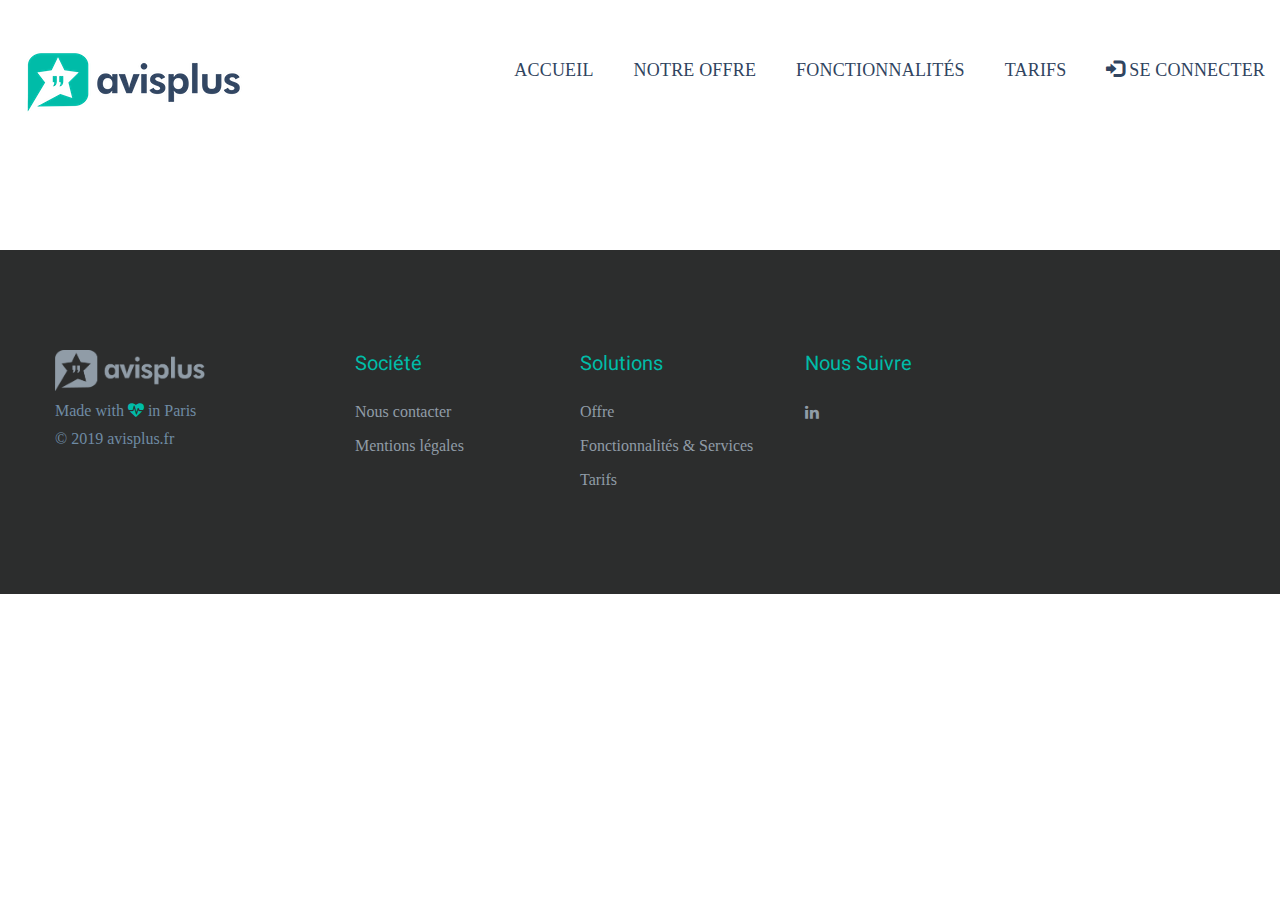
<file: souscription.html>
<!DOCTYPE html>
<html>
<head>
<meta charset="utf-8">
<title>avisplus</title>
<!-- Stylesheets -->
<link href="css/bootstrap.css" rel="stylesheet">
<link href="css/style.css" rel="stylesheet">
<link href="css/custom.css" rel="stylesheet">
<link rel="shortcut icon" href="images/favicon.png" type="image/x-icon">
<link rel="icon" href="images/favicon.png" type="image/x-icon">
<!-- Responsive -->
<meta http-equiv="X-UA-Compatible" content="IE=edge">
<meta name="viewport" content="width=device-width, initial-scale=1.0, maximum-scale=1.0, user-scalable=0">
<link href="css/responsive.css" rel="stylesheet">
<!--[if lt IE 9]><script src="https://cdnjs.cloudflare.com/ajax/libs/html5shiv/3.7.3/html5shiv.js"></script><![endif]-->
<!--[if lt IE 9]><script src="js/respond.js"></script><![endif]-->
</head>

<body>

<div class="page-wrapper">
 	
    <!-- Preloader -->
    <div class="preloader"></div>
 	
    <!-- Main Header-->
    <header class="main-header">
    	
        <!-- Main Box  -->
    	<div class="main-box">
        	<div class="auto-container">
            	<div class="outer-container clearfix">
                    <!--Logo Box-->
                    <div id = "logobox" class="logo-box">
                        <div class="logo"><a href="index.html"><img id = "logo" src="images/logo.png" alt=""></a></div>
                    </div>
                    
                    <!--Nav Outer-->
                    <div class="nav-outer clearfix">
                        <!-- Main Menu -->
                        <nav class="main-menu">
                        
                            <div class="navbar-header">
                                <!-- Toggle Button -->    	
                                <button type="button" class="navbar-toggle" data-toggle="collapse" data-target=".navbar-collapse">
                                    <span class="icon-bar"></span>
                                    <span class="icon-bar"></span>
                                    <span class="icon-bar"></span>
                                </button>
                            </div>
                            
                            <div class="navbar-collapse collapse scroll-nav clearfix">
                                <ul class="navigation clearfix">
                                    <li><a href="index.html">Accueil</a></li>
                                    <li><a href="index.html#offer">Notre offre</a></li>
                                    <li><a href="index.html#features">Fonctionnalités</a></li>
                                    <li><a href="souscription.html">Tarifs</a></li>
                                    <li><a href="https://julienz5.github.io/avisplus_connexion/" target="_blank"><span class="glyphicon glyphicon-log-in"></span> Se Connecter</a></li>
                                 </ul>
                            </div>
                            
                        </nav>
                        <!-- Main Menu End-->
                        
                        <!--Other Links-->
<!--                         <div class="other-links">
                        	<a href="#" class="theme-btn btn-style-one">SIGN IN</a>
                        </div> -->
                        
                    </div>
                    <!--Nav Outer End-->
                    
            	</div>    
            </div>
        </div>
    
    </header>
    <!--End Main Header -->
    
    
    <!--Main Banner / Banner One-->
    <section class="main-banner banner-one" id="banner">
    	<div class="auto-container">
        	<div class="row clearfix">
        </div>
    </section>
    <!--End Main Banner-->



    
    <!--Footer Style One-->
    <footer class="footer-style-one">
        <!--Footer Upper-->
        <div class="footer-upper">
            <div class="auto-container">
                <div class="row clearfix">
                    <!--Big Column-->
                    <div class="big-column col-lg-3 col-md-12 col-sm-12 col-xs-12">
                        <div class="footer-column">
                            <div class="footer-widget about-widget">
                                <div class="widget-inner">
                                    <div><img id="logofooter" src="images/footer-logo.png" alt=""></div>
                                    <div class="copyright">Made with <i class="fa fa-heartbeat"></i> in Paris <br> &copy; 2019 avisplus.fr</div>
                                </div>
                            </div>
                        </div>
                    </div>
                    
                    <!--Big Column-->
                    <div class="big-column col-lg-9 col-md-12 col-sm-12 col-xs-12">    
                        <div class="row clearfix">
                        	<!--Footer  Column-->
                            <div class="footer-column col-lg-3 col-md-3 col-sm-6 col-xs-12">
                                <div class="footer-widget links-widget">
                                    <div class="widget-inner">
                                        <h3>Société</h3>
                                        <div class="links">
                                            <ul>
                                                <!-- <li><a href="#">Qui sommes-nous?</a></li>
                                                <li><a href="#">Nos références</a></li> -->
                                                <li><a href="contact.html">Nous contacter </a></li>
                                                <li><a href="mentions.html">Mentions légales</a></li>
                                            </ul>
                                        </div>
                                    </div>
                                </div>
                            </div>
                            
                            <!--Footer Column-->
                            <div class="footer-column col-lg-3 col-md-3 col-sm-6 col-xs-12">
                                <div class="footer-widget links-widget">
                                    <div class="widget-inner">
                                        <h3>Solutions</h3>
                                        <div class="links">
                                            <ul>
                                                <li><a href="index.html#offer">Offre</a></li>
                                                <li><a href="index.html#features">Fonctionnalités & Services</a></li>
                                                <li><a href="souscription.html">Tarifs</a></li>
                                            </ul>
                                        </div>
                                    </div>
                                </div>
                            </div>
                            <!--Footer Column-->
                            <div class="footer-column col-lg-3 col-md-3 col-sm-6 col-xs-12">
                                <div class="footer-widget follow-widget">
                                    <div class="widget-inner">
                                    	<h3>Nous suivre</h3>
                                        <div class="social-links">
                                            <ul class="clearfix">
                                                <!-- <li><a href="#"><span class="fa fa-facebook-f"></span></a></li> -->
                                                <li><a href="#"><span class="fa fa-linkedin"></span></a></li>
                                            </ul>
                                        </div>
                                    </div>
                                </div>
                            </div>
                            
                        </div>
                    </div>
                </div>
            </div>
        </div>
        
    </footer>
    
    
</div>
<!--End pagewrapper-->

<!--Scroll to top-->
<div class="scroll-to-top scroll-to-target" data-target="html"><span class="fa fa-angle-double-up"></span></div>


<script src="js/jquery.js"></script> 
<script src="js/bootstrap.min.js"></script>
<script src="js/pagenav.js"></script>
<script src="js/jquery.scrollTo.js"></script>
<script src="js/jquery.fancybox.pack.js"></script>
<script src="js/owl.js"></script>
<script src="js/wow.js"></script>
<script src="js/validate.js"></script>
<script src="js/script.js"></script>


</body>
</html>
</file>
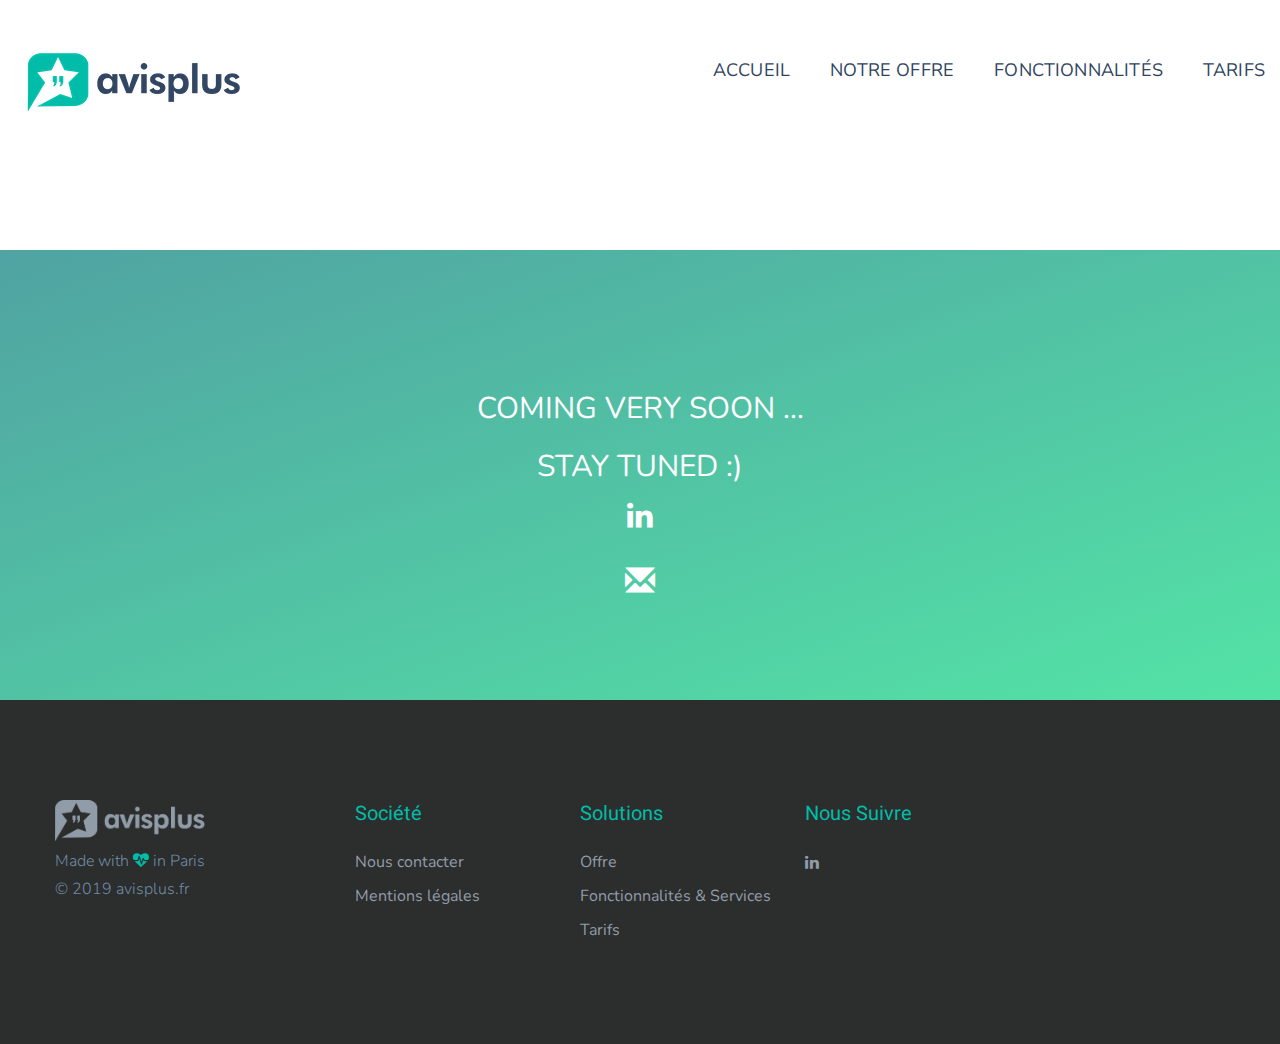
<file: tarifs.html>
<!DOCTYPE html>
<html>
<head>

<!-- Global site tag (gtag.js) - Google Analytics -->
<script async src="https://www.googletagmanager.com/gtag/js?id=UA-143497822-1"></script>
<script>
  window.dataLayer = window.dataLayer || [];
  function gtag(){dataLayer.push(arguments);}
  gtag('js', new Date());

  gtag('config', 'UA-143497822-1');
</script>


<meta charset="utf-8">
<title>Nos tarifs</title>
<meta name="description" content="Découvrez notre formule en abonnement mensuel sans engagements">
<!-- Stylesheets -->
<link href="https://fonts.googleapis.com/css?family=Nunito&display=swap" rel="stylesheet">
<link href="https://fonts.googleapis.com/css?family=Nunito+Sans&display=swap" rel="stylesheet">
<link href="https://fonts.googleapis.com/css?family=Cabin&display=swap" rel="stylesheet">
<link href="css/bootstrap.css" rel="stylesheet">
<link href="css/style.css" rel="stylesheet">
<link href="css/custom.css" rel="stylesheet">
<link rel="shortcut icon" href="images/favicon.png" type="image/x-icon">
<link rel="icon" href="images/favicon.png" type="image/x-icon">
<!-- Responsive -->
<meta http-equiv="X-UA-Compatible" content="IE=edge">
<meta name="viewport" content="width=device-width, initial-scale=1.0, maximum-scale=1.0, user-scalable=0">
<link href="css/responsive.css" rel="stylesheet">
<!--[if lt IE 9]><script src="https://cdnjs.cloudflare.com/ajax/libs/html5shiv/3.7.3/html5shiv.js"></script><![endif]-->
<!--[if lt IE 9]><script src="js/respond.js"></script><![endif]-->
</head>

<body>

<div class="page-wrapper">
 	
    <!-- Preloader -->
    <div class="preloader"></div>
 	
    <!-- Main Header-->
    <header class="main-header">
    	
        <!-- Main Box  -->
    	<div class="main-box">
        	<div class="auto-container">
            	<div class="outer-container clearfix">
                    <!--Logo Box-->
                    <div id = "logobox" class="logo-box">
                        <div class="logo"><a href="index.html"><img id = "logo" src="images/logo.png" alt=""></a></div>
                    </div>
                    
                    <!--Nav Outer-->
                    <div class="nav-outer clearfix">
                        <!-- Main Menu -->
                        <nav class="main-menu">
                        
                            <div class="navbar-header">
                                <!-- Toggle Button -->    	
                                <button type="button" class="navbar-toggle" data-toggle="collapse" data-target=".navbar-collapse">
                                    <span class="icon-bar"></span>
                                    <span class="icon-bar"></span>
                                    <span class="icon-bar"></span>
                                </button>
                            </div>
                            
                            <div class="navbar-collapse collapse scroll-nav clearfix">
                                <ul class="navigation clearfix">
                                    <li><a href="index.html">Accueil</a></li>
                                    <li><a href="index.html#offer">Notre offre</a></li>
                                    <li><a href="index.html#features">Fonctionnalités</a></li>
                                    <li><a href="tarifs.html">Tarifs</a></li>
                                 </ul>
                            </div>
                            
                        </nav>
                        <!-- Main Menu End-->
                        
                    </div>
                    <!--Nav Outer End-->
                    
            	</div>    
            </div>
        </div>
    
    </header>
    <!--End Main Header -->
    
    
    <!--Main Banner / Banner One-->
    <section class="main-banner banner-one" id="banner">
    	<div class="auto-container">
        	<div class="row clearfix">
        </div>
    </section>
    <!--End Main Banner-->

    <div id ="discover" class="row clearfix" style="height: 450px; margin-left: 0px; margin-right: 0px; text-align: center">
        <div style="position: relative; top:30%">
            <p style="color: white; font-size: 30px" class="center-block">COMING VERY SOON ...</p>
            <p style="color: white; font-size: 30px" class="center-block">STAY TUNED :)</p>
            <a style="color: white;font-size: 30px;" href="https://www.linkedin.com/company/avisplus-e-reputation-software" target="_blank"><span class="fa fa-linkedin"></span></a>
            <br>
            <br>
            <a href="contact.html"><span class="glyphicon glyphicon-envelope" style="font-size:30px; color: white"></span></a>
        </div>
    </div>

    <!-- <section>
        <div class="row" style="margin:0px 30px;">
            <div class ="col-md-2">
            </div>
            <div class="col-md-3">
                <div class="snip1404">
                    <div class="plan">
                    <header>
                        <h4 class="plan-title">
                        Standard
                        </h4>
                        <div class="plan-cost"><span class="plan-price">79€</span><span class="plan-type"> / mois</span></div>
                    </header>
                    <ul class="plan-features">
                        <li><span class="glyphicon glyphicon-ok"></span>  Accès  la Plateforme</li>
                        <li><span class="glyphicon glyphicon-ok"></span>  1000 emails / mois</li>
                        <li><span class="glyphicon glyphicon-ok"></span>  1 Utilisateur *</li>
                        <li><span class="glyphicon glyphicon-ok"></span>  Documentation</li>
                        <li><span class="glyphicon glyphicon-ok"></span>  Support</li>
                    </ul>
                    <div class="plan-select"><a href="">Souscrire</a></div>
                    </div>
                </div>
            </div>
            <div class ="col-md-2">
                <br>
                <p>Crééz votre compte avisplus et bénéficiez de l'ensemble des Fonctionnalités de la Plateforme.  </p>
                <p>Envoyez jusqu'à 1000 emails par mois par compte.</p>
                <br>
                <p style="font-size:16px;">* Tarif affiché sur base d'un utilisateur. Il est possible d'ajouter plus d'utilisateurs lors de la souscription.</p>
            </div>
            <div class ="col-md-2">
                    <br>
                    <p>Accédez à la documentation directement sur la Plateforme.</p>
                    <br>
                    <p>Bénéficiez du Support <span style="font-style:italic">avisplus</span>.</p>
            </div>
        </div>
    </section> -->

    
    <!--Footer Style One-->
    <footer class="footer-style-one">
        <!--Footer Upper-->
        <div class="footer-upper">
            <div class="auto-container">
                <div class="row clearfix">
                    <!--Big Column-->
                    <div class="big-column col-lg-3 col-md-12 col-sm-12 col-xs-12">
                        <div class="footer-column">
                            <div class="footer-widget about-widget">
                                <div class="widget-inner">
                                    <div><img id="logofooter" src="images/footer-logo.png" alt=""></div>
                                    <div class="copyright">Made with <i class="fa fa-heartbeat"></i> in Paris <br> &copy; 2019 avisplus.fr</div>
                                </div>
                            </div>
                        </div>
                    </div>
                    
                    <!--Big Column-->
                    <div class="big-column col-lg-9 col-md-12 col-sm-12 col-xs-12">    
                        <div class="row clearfix">
                        	<!--Footer  Column-->
                            <div class="footer-column col-lg-3 col-md-3 col-sm-6 col-xs-12">
                                <div class="footer-widget links-widget">
                                    <div class="widget-inner">
                                        <h3>Société</h3>
                                        <div class="links">
                                            <ul>
                                                <!-- <li><a href="#">Qui sommes-nous?</a></li>
                                                <li><a href="#">Nos références</a></li> -->
                                                <li><a href="contact.html">Nous contacter </a></li>
                                                <li><a href="mentions.html">Mentions légales</a></li>
                                            </ul>
                                        </div>
                                    </div>
                                </div>
                            </div>
                            
                            <!--Footer Column-->
                            <div class="footer-column col-lg-3 col-md-3 col-sm-6 col-xs-12">
                                <div class="footer-widget links-widget">
                                    <div class="widget-inner">
                                        <h3>Solutions</h3>
                                        <div class="links">
                                            <ul>
                                                <li><a href="index.html#offer">Offre</a></li>
                                                <li><a href="index.html#features">Fonctionnalités & Services</a></li>
                                                <li><a href="tarifs.html">Tarifs</a></li>
                                            </ul>
                                        </div>
                                    </div>
                                </div>
                            </div>
                            <!--Footer Column-->
                            <div class="footer-column col-lg-3 col-md-3 col-sm-6 col-xs-12">
                                <div class="footer-widget follow-widget">
                                    <div class="widget-inner">
                                    	<h3>Nous suivre</h3>
                                        <div class="social-links">
                                            <ul class="clearfix">
                                                <!-- <li><a href="#"><span class="fa fa-facebook-f"></span></a></li> -->
                                                <li><a href="https://www.linkedin.com/company/avisplus-e-reputation-software" target="_blank"><span class="fa fa-linkedin"></span></a></li>
                                            </ul>
                                        </div>
                                    </div>
                                </div>
                            </div>
                            
                        </div>
                    </div>
                </div>
            </div>
        </div>
        
    </footer>
    
    
</div>
<!--End pagewrapper-->

<!--Scroll to top-->
<div class="scroll-to-top scroll-to-target" data-target="html"><span class="fa fa-angle-double-up"></span></div>


<script src="js/jquery.js"></script> 
<script src="js/bootstrap.min.js"></script>
<script src="js/pagenav.js"></script>
<script src="js/jquery.scrollTo.js"></script>
<script src="js/jquery.fancybox.pack.js"></script>
<script src="js/owl.js"></script>
<script src="js/wow.js"></script>
<script src="js/validate.js"></script>
<script src="js/script.js"></script>


</body>
</html>
</file>
<file: css/custom.css>
#logo{
    padding: 5px;
    margin-top: 15px;
}
#logobox{
	padding: 0px!important;
}

.logo{
    height: 75px;
}

h2{
  font-family: 'Nunito Sans';
}

p{
  font-family: 'Nunito';
}

body{
  font-family: 'Nunito';
}

.main-menu .navigation {
  font-family: 'Nunito Sans';
}

.main-menu .navigation > li > a {
    color: #304460;
    text-transform: uppercase;
}
.main-menu .navigation > li:hover > a, .main-menu .navigation > li.current > a, .main-menu .navigation > li.current-menu-item > a {
    color: #FF5A5A;
}
.main-menu .navigation > li > a:before {
    border-bottom: 2px solid #FF5A5A;
}
.banner-one .text-column h4 {
    color: #FF5A5A;
    font-family: 'Cabin';
    text-transform: uppercase;
}

.banner-one {
    padding: 250px 0px 0px;
}

.banner-one .text-column .inner {
    padding-top: 70px;
}

#démarrer_btn{
  border-color: #00bca8;
}

#démarrer_btn:hover{
  background-color: #00bca8;
}

.testimonials-carousel-one .text-column .text {
    font-size: 26px;
}

.scroll-to-top:hover{
	background:#3f72af;
}
.footer-upper{
	background-color: #2c2d2d;
}

.copyright{
    margin-top: 5px;
}
.fa-heartbeat
{
    color: #00bca8;
}
.footer-upper h3 {
    color: #00bca8 !important;
}

#discover{
    background: #50a3a2;
    background: linear-gradient(to bottom right, #50a3a2 0%, #53e3a6 100%);
    height: 150px;
}

.features-section{
    padding-bottom: 0px;
}

#discover-button {
    -webkit-appearance: none;
       -moz-appearance: none;
            appearance: none;
    outline: 0;
    background-color: white;
    border: 0;
    padding: 10px 15px;
    color: #304460;
    border-radius: 3px;
    width: 250px;
    cursor: pointer;
    font-size: 20px;
    transition-duration: 0.25s;
    margin-top:54px;
    font-family: 'Nunito Sans'
  }
  #discover-button:hover {
    background-color: #f5f7f9;
    color: #00bca8;
  }
  #logofooter{
    width: 150px; 
  }

  .products-section{
      padding-top: 50px;
      padding-bottom: 80px;
  }
  .features-section{
    padding-top: 50px;
}

#mlegales h3{
    font-size: 18px;
    margin-top:15px;
}
/* plan selection */
.snip1404 {
    display: inline-block;
    font-family: 'Source Sans Pro', Arial, sans-serif;
    color: #ffffff;
    text-align: left;
    font-size: 16px;
    width: 100%;
    max-width: 300px;
    margin: 20px 20px;
  }
  .snip1404 img {
    position: absolute;
    left: 0;
    top: 0;
    height: 100%;
    z-index: -1;
  }
  .snip1404 .plan {
    margin: 0;
    width: 83.33%;
    position: relative;
    float: left;
    overflow: hidden;
    border: 3px solid #005e54;
    box-shadow: 0 0 5px rgba(0, 0, 0, 0.3);
    background-color: #00bca8;
  }
  .snip1404 .plan:hover i,
  .snip1404 .plan.hover i {
    -webkit-transform: scale(1.2);
    transform: scale(1.2);
  }
  .snip1404 .plan:first-of-type {
    border-radius: 8px 0 0 8px;
  }
  .snip1404 .plan:last-of-type {
    border-radius: 0 8px 8px 0;
  }
  .snip1404 * {
    -webkit-box-sizing: border-box;
    box-sizing: border-box;
    -webkit-transition: all 0.25s ease-out;
    transition: all 0.25s ease-out;
  }
  .snip1404 header {
    background-color: #00bca8;
    color: #ffffff;
  }
  .snip1404 .plan-title {
    background-color: rgba(0, 0, 0, 0.5);
    position: relative;
    margin: 0;
    padding: 20px 20px 0;
    text-transform: uppercase;
    letter-spacing: 4px;
  }
  .snip1404 .plan-title:after {
    position: absolute;
    content: '';
    top: 100%;
    left: 0;
    width: 0;
    height: 0;
    border-style: solid;
    border-width: 40px 300px 0 0;
    border-color: rgba(0, 0, 0, 0.5) transparent transparent;
  }
  .snip1404 .plan-cost {
    padding: 40px 20px 10px;
    text-align: right;
  }
  .snip1404 .plan-price {
    font-weight: 600;
    font-size: 3em;
  }
  .snip1404 .plan-type {
    opacity: 0.8;
    font-size: 0.7em;
    text-transform: uppercase;
  }
  .snip1404 .plan-features {
    padding: 0 0 20px;
    margin: 0;
    list-style: outside none none;
  }
  .snip1404 .plan-features li {
    padding: 8px 5%;
  }
  .snip1404 .plan-features i {
    margin-right: 8px;
    color: rgba(0, 0, 0, 0.5);
  }
  .snip1404 .plan-select {
    border-top: 1px solid rgba(0, 0, 0, 0.2);
    padding: 20px;
    text-align: center;
  }
  .snip1404 .plan-select a {
    background-color: #314561;
    color: #ffffff;
    text-decoration: none;
    padding: 12px 20px;
    font-size: 0.75em;
    font-weight: 600;
    border-radius: 20px;
    text-transform: uppercase;
    letter-spacing: 4px;
    display: inline-block;
  }
  .snip1404 .plan-select a:hover {
    background-color: #4b6994;
  }
  .snip1404 .featured {
    margin-top: -10px;
    border-color: #00bca8;
    box-shadow: 0 0 25px rgba(0, 0, 0, 0.4);
    z-index: 1;
    border-radius: 8px;
  }
  .snip1404 .featured .plan-select {
    padding: 30px 20px;
  }
  @media only screen and (max-width: 767px) {
    .snip1404 .plan {
      width: 100%;
    }
    .snip1404 .plan-title,
    .snip1404 .plan-select a {
      -webkit-transform: translateY(0);
      transform: translateY(0);
    }
    .snip1404 .plan-select,
    .snip1404 .featured .plan-select {
      padding: 20px;
    }
    .snip1404 .featured {
      margin-top: 0;
    }
  }
  @media only screen and (max-width: 440px) {
    .snip1404 .plan {
      width: 100%;
    }
  }
</file>
<file: css/responsive.css>
/* Spring - Software, App, Saas & Product Showcase Landing HTML5 Template */

@media only screen and (max-width: 1700px){
	.page-wrapper{
		overflow:hidden;	
	}
}

@media only screen and (max-width: 1340px){
	.page-wrapper{
		overflow:hidden;	
	}
	
	.main-header .main-box{
		padding:0px;
	}
}

@media only screen and (max-width: 1140px){
	
	.main-header{
		margin:0px !important;
		top:0px;
	}
	
	.main-header .main-box{
		padding:0px;
		top:0px;	
	}
	
	.main-header .main-box:after,
	.main-header.fixed-header .main-box:after{
		opacity:1;	
	}
	
	.main-header .nav-outer .other-links{
		display:none;	
	}
	
	.main-menu .navigation > li{
		margin:0px 0px 0px 30px;
	}
	
	.banner-four:before,
	.clients-section:before,
	.clients-section:after{
		display:none;	
	}
	
	.banner-three,
	.banner-four{
		padding:180px 0px 100px;	
	}
	
	.banner-four .text-column .inner{
		padding-top:30px;	
	}
	
	.banner-three .image-layer{
		display:none;	
	}
	
	.banner-three .text-column{
		text-align:center;	
	}
	
	.banner-three .text-column .links-box a{
		margin:0px 10px 20px;	
	}
	
	.sidebar{
		padding-left:0px;	
	}
	
	.banner-one{
		padding:180px 0px 70px;	
	}
	
	.banner-two .text-column .inner{
		padding-top:0px;	
	}
	
	.call-to-action .text-column,
	.call-to-action .links-column .inner{
		text-align:center;
		padding-top:0px;
	}
	
	.call-to-action .links-column .inner .theme-btn{
		margin:0px 10px 20px;	
	}
	
	.features-section-two .features-container{
		padding:70px 40px 0px;	
	}
	
	.features-section-two .features-column .inner{
		margin-left:0px;	
	}
	
	.footer-style-two .outer-box:before,
	.footer-style-two .outer-box:after{
		display:none;	
	}
	
	.plans-section{
		background-image:none;	
	}
	
}

@media only screen and (min-width: 768px){
	.main-menu .navigation > li > ul,
	.main-menu .navigation > li > ul > li > ul{
		display:block !important;
		visibility:hidden;
		opacity:0;
	}
}

@media only screen and (max-width: 1023px){
	
	.main-header .main-box{
		top:0px;	
	}
	
	.main-header .main-box .logo-box {
		position:relative;
		left:0px;
		top:0px;
		right:0px;
		bottom:0px;
		max-width:150px;
		margin:0px;
		text-align:left;
		z-index:15;
	}
	
	.main-menu .navigation > li{
		margin:0px 0px 0px 20px;
	}
	
	.main-menu .navigation > li > a{
		text-transform:capitalize;
		font-size:16px;	
	}
	
	.banner-one,
	.banner-two,
	.banner-four{
		padding:180px 0px 70px;	
	}
	
	.banner-one .image-column,
	.banner-two .image-column,
	.banner-four .image-column{
		display:none;	
	}
	
	.banner-one .text-column,
	.banner-two .text-column,
	.banner-four .text-column{
		text-align:center;	
	}
	
	.banner-one .text-column .inner,
	.banner-four .text-column .inner{
		padding-top:0px;	
	}
	
	.banner-four .text-column .theme-btn{
		margin:0px 10px 20px;	
	}
	
	.products-section .services-outer{
		border:none;
		margin:0px -15px;	
	}
	
	.service-style-one{
		padding:0px 15px;
		margin-bottom:30px;	
	}
	
	.service-style-one .inner-box{
		border:1px solid #deeefc !important;
		border-radius:3px;
		text-align:center;	
	}
	
	.service-style-one .inner-box .link-box{
		text-align:center;	
	}
	
	.features-section .carousel-column .inner{
		padding:0px;	
	}
	
	.feature-block-one{
		margin-bottom:50px;	
	}
	
	.feature-block-one .inner-box{
		 max-width:480px;
		 margin:0 auto;
		 padding:0px;
		 text-align:center;
	}
	
	.contact-section:before,
	.contact-section .image-column{
		display:none;	
	}
	
	.specific-feature .text-column .inner{
		padding-top:0px;	
	}
	
	.specific-feature .text-column h2,
	.sec-title h2,
	.sec-title-two h2,
	.sec-title-three h2,
	.features-section-two .text-column h2{
		font-size:24px;
		font-weight:500;	
	}
	
	.key-feature .text-column .inner,
	.key-feature.image-right .text-column .inner,
	.key-feature.image-left .text-column .inner{
		padding-top:0px;
		padding-right:0px;
		padding-left:0px;
		text-align:center;	
	}
	
	.review-tabs .tabs-content .tab .text-column .inner{
		padding-left:0px;	
	}
	
	.footer-style-three .footer-bottom .bottom-column,
	.footer-style-three .footer-bottom .bottom-nav{
		text-align:center;	
	}
	
	.footer-style-three .footer-bottom .bottom-nav li{
		margin:0px 10px 5px;	
	}
	
	.review-tabs .tab-buttons .tab-btn{
		padding:0px 10px 10px;	
	}
	
	.service-style-three .inner-box{
		text-align:center;	
	}
	
	.plans-section .title-column .inner{
		max-width:none;
		padding-top:0px;	
	}
	
	.call-to-action-two .text-column{
		text-align:center;	
	}
	
	.call-to-action-two .text-column h3{
		font-style:normal;	
	}
	
	.call-to-action-two .links-column .inner{
		padding:0px;
		text-align:center;	
	}
	
	.testimonials-carousel-one .info-column .inner{
		text-align:left;
		padding:40px 0px 20px;	
	}
	
}


@media only screen and (max-width: 767px){
	
	.main-header{
		position:fixed;
		background:#ffffff;	
	}
	
	.main-header.header-style-two{
		position:fixed;
		background:#3b566e;	
	}
	
	.main-header .main-box,
	.main-header.fixed-header .main-box{
		position:relative;
		top:0px;
		padding:0px;
		background:none !important;	
	}
	
	.main-header .main-box:after,
	.main-header.fixed-header .main-box:after{
		opacity:1;	
	}
	
	.page-title{
		padding:190px 0px 100px;	
	}
	
	.page-title h1{
		font-size:32px;	
	}
	
	.main-header .nav-outer{
		width:100%;
		z-index:12;
	}
	
	.main-header .main-menu{
		padding-top:0px;
		width:100%;
		margin:0px;
	}
	
	.main-menu .collapse {
	   max-height:300px;
		overflow:auto;
		float:none;
		width:100%;
		padding:10px 0px 0px;
		border:none;
		margin:0px;
		-ms-border-radius:0px;
		-moz-border-radius:0px;
		-webkit-border-radius:0px;
		-o-border-radius:0px;
		border-radius:0px;
   }
   
	.main-menu .collapse.in,
	.main-menu .collapsing{
		padding:0px 0px 0px;
		border:none;
		overflow:auto;
		margin:0px 0px 15px;
		-ms-border-radius:0px;
		-moz-border-radius:0px;
		-webkit-border-radius:0px;
		-o-border-radius:0px;
		border-radius:0px;	
	}
	
	
	.main-menu .navbar-header{
		position:relative;
		float:none;
		display:block;
		text-align:right;
		padding:10px 0px 15px;
		right:0px;
		z-index:12;
		margin-top:-65px;	
	}
	
	.main-menu .navbar-header .navbar-toggle{
		display:inline-block;
		z-index:7;
		border:1px solid #1f8ceb;
		float:none;
		margin:0px 0px 0px 0px;
		border-radius:0px;
		background:#1f8ceb;
	}
	
	.main-menu .navbar-header .navbar-toggle .icon-bar{
		background:#ffffff;	
	}
	
	.main-menu .navbar-collapse > .navigation{
		float:none !important;
		margin:0px !important;
		width:100% !important;
		border-radius:0px;
		background:#3b566e;
		border:1px solid #ffffff;
		border-top:none;
	}
	
	.main-menu .navbar-collapse > .navigation > li{
		margin:0px !important;
		float:none !important;
		width:100%;
	}
	
	.main-menu .navigation > li > a,
	.main-menu .navigation > li > ul:before{
		border:none;	
	}
	
	.main-menu .navbar-collapse > .navigation > li > a{
		padding:10px 10px !important;
		border:none !important;
	}
	
	.main-menu .navigation li.dropdown > a:after,
	.main-menu .navigation > li.dropdown > a:before,
	.main-menu .navigation > li > ul > li > a::before,
	.main-menu .navigation > li > a::before,
	.main-menu .navigation > li > ul > li > a::before,
	.main-menu .navigation > li > ul > li > ul > li > a::before{
		display:none !important;
	}
	
	.main-menu .navbar-collapse > .navigation > li > ul,
	.main-menu .navbar-collapse > .navigation > li > ul > li > ul{
		position:relative;
		border:none;
		float:none;
		visibility:visible;
		opacity:1;
		display:none;
		margin:0px;
		left:auto !important;
		right:auto !important;
		top:auto !important;
		width:100%;
		background:#3b566e;
		-webkit-border-radius:0px;
		-ms-border-radius:0px;
		-o-border-radius:0px;
		-moz-border-radius:0px;
		border-radius:0px;
		transition:none !important;
		-webkit-transition:none !important;
		-ms-transition:none !important;
		-o-transition:none !important;
		-moz-transition:none !important;
	}
		
	.main-menu .navbar-collapse > .navigation > li > ul,
	.main-menu .navbar-collapse > .navigation > li > ul > li > ul{
		border-top:1px solid rgba(255,255,255,1) !important;	
	}
	
	.main-menu .navbar-collapse > .navigation > li,
	.main-menu .navbar-collapse > .navigation > li > ul > li,
	.main-menu .navbar-collapse > .navigation > li > ul > li > ul > li{
		border-top:1px solid rgba(255,255,255,1) !important;
		opacity:1 !important;
		top:0px !important;
		left:0px !important;
		visibility:visible !important;
	}
	
	.main-menu .navbar-collapse > .navigation > li:first-child{
		border:none;	
	}
	
	.main-menu .navbar-collapse > .navigation > li > a,
	.main-menu .navbar-collapse > .navigation > li > ul > li > a,
	.main-menu .navbar-collapse > .navigation > li > ul > li > ul > li > a{
		padding:10px 10px !important;
		line-height:22px;
		color:#ffffff;
		font-size:16px;
		background:#3b566e;
		text-align:left;
	}
	
	.main-menu .navbar-collapse > .navigation > li > a:hover,
	.main-menu .navbar-collapse > .navigation > li > a:active,
	.main-menu .navbar-collapse > .navigation > li > a:focus{
		background:#3b566e;
	}
	
	.main-menu .navbar-collapse > .navigation > li:hover > a,
	.main-menu .navbar-collapse > .navigation > li > ul > li:hover > a,
	.main-menu .navbar-collapse > .navigation > li > ul > li > ul > li:hover > a,
	.main-menu .navbar-collapse > .navigation > li.current > a,
	.main-menu .navbar-collapse > .navigation > li.current-menu-item > a{
		background:#3b566e;
		color:#ffffff !important;
	}
	
	.main-menu .navbar-collapse > .navigation li.dropdown .dropdown-btn{
		display:block;
	}
	
	.main-menu .navbar-collapse > .navigation li.dropdown:after,
	.main-menu .navigation > li > ul:before{
		display:none !important;	
	}
	
	.comments-area .reply-comment,
	.news-style-one blockquote{
		margin-left:0px;	
	}
	
	.sec-title{
		text-align:center;	
	}
	
	.features-section-two .features-column .inner:before,
	.features-section-two .features-column .inner:after{
		display:none;	
	}
	
	.feature-block-two{
		margin-bottom:50px;	
	}
	
	.features-section-two .features-container{
		padding-top:50px;	
	}
	
	.footer-style-two .footer-upper .copyright{
		padding-top:0px;	
	}
	
	.feature-block-two .inner-box,
	.feature-block-two .inner-box .text,
	.service-style-two .inner-box{
		text-align:center;	
	}
	
	.what-we-offer .text-column h2:before{
		display:none;	
	}
	
	.what-we-offer .text-column h2{
		padding-bottom:0px;	
	}
	
	.what-we-offer .text-column{
		text-align:center;	
	}
	
	.what-we-offer .text-column .inner{
		padding:0px;	
	}
	
	.review-tabs .tab-buttons .tab-btn{
		padding:10px 20px;
		margin:0px 2.5% 20px;
		width:44%;
		float:none;
		display:inline-block;
		border:1px solid #e0e0e0;	
	}
	
	.review-tabs .tab-buttons .active-btn{
		color:#ffffff;
		background:#3b566e;
		border-color:#3b566e;	
	}
	
	.review-tabs .tab-buttons{
		border:none;
	}
	
	.review-tabs .buttons-box{
		margin-bottom:30px;	
	}
	
	.review-tabs .tabs-content .tab .image-column,
	.review-tabs .tabs-content .tab .text-column{
		text-align:center;	
	}
}

@media only screen and (max-width: 599px){
	
	.comments-area .comment .comment-inner{
		padding-left:0px;	
	}
	
	.comments-area .comment .author-thumb{
		position:relative;
		left:0px;
		top:0px;
		margin-bottom:20px;	
	}
	
	.comments-area .comment a.reply{
		position:relative;	
	}
	
	.sidebar-page-container .post-options .share-options{
		width:100%;	
	}
	
	.sidebar-page-container .post-options .next-option{
		width:100%;
		padding-top:20px;
	}
	
	.testimonials-carousel-one .text-column .text{
		font-size:20px;	
	}
	
	.banner-one .text-column h2,
	.banner-two .text-column h2,
	.banner-three .text-column h2,
	.banner-four .text-column h2{
		font-size:30px;	
	}
	
	.testimonial-style-two .slide-item .inner{
		padding:30px 20px;
		background-position:-20px 104%;	
	}
	
	.review-tabs .tab-buttons .tab-btn{
		width:100%;
		margin:0px 0px 20px;	
	}
	
	.key-feature .image-column .inner{
		min-height:0px;	
	}
	
	.sec-title-three h2 br,
	.sec-title-three h2 br,
	.sec-title-three h2 br{
		display:none;	
	}
}

@media only screen and (max-width: 479px) {
	
}
</file>
<file: css/style.css>
/* Spring - Software, App, Saas & Product Showcase Landing HTML5 Template */

/************ TABLE OF CONTENTS ***************
1. Fonts
2. Reset
3. Global
4. Main Header / Style One / Style Two
5. Main Banner / One / Two / Three / Four
6. What We Offer
7. Features Section
8. Services Section
9. Products Section
10. Inventory Section
11. Blog Section
12. Testimonials One
13. Contact Section
14. Main Footer / Style One / Style Two / Style Three
15. Specific Features
16. Clients Section
17. Testimonials Two
18. Sponsors Section
19. Call To Action
20. Features Section Two
21. Specific Features
22. Overview Section
23. Download App 
24. Invoice Section
25. Pricing Section
26. Call To Actions Two
27. Page Title
28. Sidebar Page Container
29. Sidebar
30. Sidebar Widgets
31. Blog Grid View
32. BLog Details
33. Comments Area
34. Comment Form
35. Styled Pagination
36. Responsive.css

**********************************************/

@import url('https://fonts.googleapis.com/css?family=Heebo:300,400,500,700,800,900');

/*
font-family: 'Heebo', sans-serif;
*/

@import url('font-awesome.css');
@import url('themify-icons.css');
@import url('linear-icons.css');
@import url('animate.css');
@import url('owl.css');
@import url('jquery.fancybox.css');

/*** 

====================================================================
	Reset
====================================================================

 ***/
* {
	margin:0px;
	padding:0px;
	border:none;
	outline:none;
}

/*** 

====================================================================
	Global Settings
====================================================================

 ***/

body {
	font-family: 'Heebo', sans-serif;
	font-size:18px;
	color:#6f8ba4;
	line-height:1.6em;
	font-weight:400;
	background:#ffffff;
	-webkit-font-smoothing: antialiased;
	-moz-font-smoothing: antialiased;
}

a{
	text-decoration:none;
	cursor:pointer;
	color:#1f8ceb;
}

a:hover,a:focus,a:visited{
	text-decoration:none;
	outline:none;
}

h1,h2,h3,h4,h5,h6 {
	position:relative;
	font-family: 'Heebo', sans-serif;
	font-weight:400;
	margin:0px;
	background:none;
	line-height:1.4em;
}

input,button,select,textarea{
	font-family: 'Heebo', sans-serif;
}

textarea{
	overflow:hidden;
}

p{
	position:relative;
	line-height:1.6em;	
}

.strike-through{
	text-decoration:line-through;	
}

.auto-container{
	position:static;
	max-width:1200px;
	padding:0px 15px;
	margin:0 auto;
}

.medium-container{
	max-width:850px;
}

.page-wrapper{
	position:relative;
	margin:0 auto;
	width:100%;
	min-width:300px;
	
}

ul,li{
	list-style:none;
	padding:0px;
	margin:0px;	
}

.theme-btn{
	display:inline-block;
	transition:all 0.3s ease;
	-moz-transition:all 0.3s ease;
	-webkit-transition:all 0.3s ease;
	-ms-transition:all 0.3s ease;
	-o-transition:all 0.3s ease;
}

.centered{
	text-align:center;	
}

.anim-3,.anim-3-all *{
	transition:all 0.3s ease;
	-moz-transition:all 0.3s ease;
	-webkit-transition:all 0.3s ease;
	-ms-transition:all 0.3s ease;
	-o-transition:all 0.3s ease;	
}

.anim-5,.anim-5-all *{
	transition:all 0.5s ease;
	-moz-transition:all 0.5s ease;
	-webkit-transition:all 0.5s ease;
	-ms-transition:all 0.5s ease;
	-o-transition:all 0.5s ease;	
}

.anim-7,.anim-7-all *{
	transition:all 0.7s ease;
	-moz-transition:all 0.7s ease;
	-webkit-transition:all 0.7s ease;
	-ms-transition:all 0.7s ease;
	-o-transition:all 0.7s ease;	
}

.btn-style-one{
	position:relative;
	padding:12px 45px;
	line-height:26px;
	background:#1f8ceb;
	font-size:16px;
	font-weight:400;
	color:#ffffff;
	text-transform:capitalize;
	text-align:center;
	font-family: 'Heebo', sans-serif;
	border-radius:4px;
}

.btn-style-one:hover{
	color:#ffffff;
	background:#3b566e;
}

.btn-style-two{
	position:relative;
	padding:10px 32px;
	line-height:28px;
	background:#f4f9fe;
	font-size:16px;
	font-weight:400;
	border:1px solid #1f8ceb;
	color:#3b566e;
	text-transform:uppercase;
	text-align:center;
	font-family: 'Heebo', sans-serif;
	border-radius:4px;
}

.btn-style-two .icon{
	position:relative;
	font-size:14px;
	vertical-align:middle;
	padding-left:10px;	
}

.btn-style-two:hover{
	color:#ffffff;
	background:#1f8ceb;
}

.btn-style-three{
	position:relative;
	line-height:24px;
	background:#f4f9fe;
	font-size:14px;
	font-weight:500;
	color:#466077;
	text-transform:uppercase;
	font-family: 'Heebo', sans-serif;
}

.btn-style-three.lightbox-image .icon{
	position:relative;
	display:inline-block;
	font-size:9px;
	vertical-align:middle;
	width:18px;
	height:18px;
	font-weight:700;
	line-height:16px;
	border:1px solid;
	border-radius:50%;
	text-align:center;
	padding-left:1px;
	margin-left:10px;	
}

.btn-style-three:hover{
	color:#1f8ceb;
}

.btn-style-four{
	position:relative;
	padding:10px 32px;
	line-height:28px;
	background:none;
	font-size:16px;
	font-weight:400;
	border:1px solid #466077;
	color:#3b566e;
	text-transform:uppercase;
	text-align:center;
	font-family: 'Heebo', sans-serif;
	border-radius:4px;
}

.btn-style-four .icon{
	position:relative;
	font-size:14px;
	vertical-align:middle;
	padding-left:10px;	
}

.btn-style-four:hover{
	color:#ffffff;
	background:#466077;
}

.btn-style-five{
	position:relative;
	padding:12px 45px;
	line-height:26px;
	background:#1fd1eb;
	font-size:16px;
	font-weight:400;
	color:#ffffff;
	text-transform:capitalize;
	text-align:center;
	font-family: 'Heebo', sans-serif;
	border-radius:4px;
}

.btn-style-five:hover{
	color:#ffffff;
	background:#3b566e;
}

.btn-style-six{
	position:relative;
	padding:11px 30px 9px;
	line-height:30px;
	background:#3c9bee;
	font-size:14px;
	font-weight:400;
	color:#ffffff;
	letter-spacing:0.03em;
	text-transform:uppercase;
	text-align:center;
	font-family: 'Heebo', sans-serif;
	border-radius:3px;
	-webkit-box-shadow:0px 0px 1px 0px rgba(0,0,0,0.90);
	-ms-box-shadow:0px 0px 1px 0px rgba(0,0,0,0.90);
	-o-box-shadow:0px 0px 1px 0px rgba(0,0,0,0.90);
	-moz-box-shadow:0px 0px 1px 0px rgba(0,0,0,0.90);
	box-shadow:0px 0px 1px 0px rgba(0,0,0,0.90);
}

.btn-style-six .icon{
	position:relative;
	font-size:14px;
	vertical-align:middle;
	padding-right:10px;	
}

.btn-style-six:hover{
	color:#466077;
	background:#ffffff;
}

.btn-style-seven{
	position:relative;
	padding:11px 32px 9px;
	line-height:28px;
	background:#f4f9fe;
	font-size:14px;
	font-weight:400;
	border:1px solid #aabed0;
	color:#6f8ba4;
	text-transform:uppercase;
	text-align:center;
	font-family: 'Heebo', sans-serif;
	border-radius:4px;
}

.btn-style-seven .icon{
	position:relative;
	font-size:14px;
	vertical-align:middle;
	padding-right:10px;	
}

.btn-style-seven:hover{
	color:#ffffff;
	background:#1f8ceb;
}

.btn-style-eight{
	position:relative;
	padding:11px 32px 9px;
	line-height:28px;
	background:#ffffff;
	font-size:14px;
	font-weight:400;
	border:1px solid #aabed0;
	color:#6f8ba4;
	text-transform:uppercase;
	text-align:center;
	font-family: 'Heebo', sans-serif;
	border-radius:4px;
}

.btn-style-eight .icon{
	position:relative;
	font-size:14px;
	vertical-align:middle;
	padding-right:10px;	
}

.btn-style-eight:hover{
	color:#ffffff;
	background:#1f8ceb;
}

.theme_color{
	color:#1f8ceb;	
}

.no-bg{
	background:none !important;	
}

.light-font{
	font-weight:300;	
}

.regular-font{
	font-weight:400;	
}

.semibold-font{
	font-weight:600;	
}

.bold-font{
	font-weight:700;	
}

img{
	display:inline-block;
	max-width:100%;	
}

.preloader{ position:fixed; left:0px; top:0px; width:100%; height:100%; z-index:999999; background-color:#ffffff; background-position:center center; background-repeat:no-repeat; background-image:url(../images/icons/preloader.svg);}


/*** 

====================================================================
	Scroll To Top style
====================================================================

***/

.scroll-to-top{
	position:fixed;
	bottom:20px;
	right:20px;
	width:60px;
	height:60px;
	color:#ffffff;
	font-size:20px;
	text-transform:uppercase;
	line-height:60px;
	text-align:center;
	z-index:100;
	cursor:pointer;
	background:#222222;
	display:none;
	-webkit-transition:all 300ms ease;
	-ms-transition:all 300ms ease;
	-o-transition:all 300ms ease;
	-moz-transition:all 300ms ease;
	transition:all 300ms ease;		
}

.scroll-to-top:hover{
	color:#ffffff;
	background:#1f8ceb;
}

/*** 

====================================================================
	Main Header style
====================================================================

***/

.main-header{
	position:absolute;
	left:0px;
	top:0px;
	z-index:99;
	width:100%;
	-webkit-transition:all 300ms ease;
	-ms-transition:all 300ms ease;
	-o-transition:all 300ms ease;
	-moz-transition:all 300ms ease;
	transition:all 300ms ease;
}

.main-header .auto-container{
	position:relative;
	max-width:1800px;	
}

.main-header.alternate .auto-container,
.main-header.header-style-two .auto-container{
	max-width:1200px;	
}

.main-header .main-box{
	position:relative;
	left:0px;
	top:30px;
	width:100%;
	padding:0px 50px;
	-webkit-transition:all 300ms ease;
	-ms-transition:all 300ms ease;
	-o-transition:all 300ms ease;
	-moz-transition:all 300ms ease;
	transition:all 300ms ease;
}

.main-header.header-style-two .main-box{
	top:0px;
	background:rgba(255,255,255,0.30);	
}

.main-header .main-box:after{
	content:'';
	position:absolute;
	left:0px;
	top:100%;
	height:0px;
	width:100%;
	opacity:0;
	border-bottom:1px solid rgba(0,0,0,0.10);
	-webkit-transition:all 300ms ease;
	-ms-transition:all 300ms ease;
	-o-transition:all 300ms ease;
	-moz-transition:all 300ms ease;
	transition:all 300ms ease;
		
}

.main-header.fixed-header .main-box:after,
.main-header.header-style-two .main-box:after{
	opacity:1;
}

.main-header.fixed-header .main-box{
	position:fixed;
	top:0px;
	z-index:999;
	opacity:1;
	visibility:visible;
	background-color:#ffffff;
}

.main-header.header-style-two.fixed-header .main-box{
	top:0px;
	background:rgba(0,0,0,0.90);	
}

.main-header .main-box .outer-container{
	position:relative;
}

.main-header .main-box .logo-box{
	position:relative;
	float:left;
	left:0px;
	padding:15px 0px;
}

.main-header .main-box .logo-box .logo img{
	display:inline-block;
	max-width:100%;
	-webkit-transition:all 300ms ease;
	-ms-transition:all 300ms ease;
	-o-transition:all 300ms ease;
	-moz-transition:all 300ms ease;
	transition:all 300ms ease;	
}

.main-header .nav-outer{
	position:relative;
	float:right;
}

.main-header .nav-outer .other-links{
	position:relative;
	float:left;
	padding-top:20px;
	margin-left:50px;
}

.main-header.header-style-two .nav-outer .other-links{
	margin-left:30px;	
}

.main-header .nav-outer .other-links .btn-style-one{
	padding:7px 40px;	
}

.main-header.alternate .nav-outer .other-links .theme-btn{
	text-transform:capitalize;
	padding:7px 32px;
}

.main-header.header-style-two .nav-outer .other-links .theme-btn{
	position:relative;
	text-transform:capitalize;
	color:#ffffff;
	top:7px;
	line-height:18px;
	font-size:16px;
	padding:2px 0px 0px 25px;
	border-left:1px solid #ffffff;
}

.main-header.header-style-two .nav-outer .other-links .theme-btn:hover{
	text-decoration:underline;	
}

.main-menu{
	position:relative;
	float:left;
	-webkit-transition:all 300ms ease;
	-ms-transition:all 300ms ease;
	-o-transition:all 300ms ease;
	-moz-transition:all 300ms ease;
	transition:all 300ms ease;	
}

.main-menu .navbar-collapse{
	padding:0px;	
}

.main-menu .navigation{
	position:relative;
	font-family: 'Heebo', sans-serif;
}

.main-menu .navigation > li{
	position:relative;
	float:left;
	margin:0px 0px 0px 40px;
}

.main-menu .navigation > li > a{
	position:relative;
	display:block;
	color:#51718c;
	line-height:30px;
	text-transform:capitalize;
	letter-spacing:0.01em;
	opacity:1;
	padding:25px 0px;
	font-size:18px;
	font-weight:400;
	transition:all 500ms ease;
	-moz-transition:all 500ms ease;
	-webkit-transition:all 500ms ease;
	-ms-transition:all 500ms ease;
	-o-transition:all 500ms ease;
}

.header-style-two .main-menu .navigation > li > a{
	color:#ffffff;	
}

.main-menu .navigation > li > a:before{
	content:'';
	position:absolute;
	left:0px;
	bottom:20px;
	width:0px;
	border-bottom:2px solid #1f8ceb;
	transition:all 500ms ease;
	-moz-transition:all 500ms ease;
	-webkit-transition:all 500ms ease;
	-ms-transition:all 500ms ease;
	-o-transition:all 500ms ease;	
}

.header-style-two .main-menu .navigation > li > a:before{
	bottom:auto;
	top:0px;
	border-bottom-color:#ffffff;	
}

.main-menu .navigation > li:hover > a,
.main-menu .navigation > li.current > a,
.main-menu .navigation > li.current-menu-item > a{
	color:#1f8ceb;
	opacity:1;
}

.header-style-two .main-menu .navigation > li:hover > a,
.header-style-two .main-menu .navigation > li.current > a,
.header-style-two .main-menu .navigation > li.current-menu-item > a{
	color:#ffffff;
}

.main-menu .navigation > li:hover > a:before,
.main-menu .navigation > li.current > a:before,
.main-menu .navigation > li.current-menu-item > a:before{
	width:22px;
}

.header-style-two .main-menu .navigation > li:hover > a:before,
.header-style-two .main-menu .navigation > li.current > a:before,
.header-style-two .main-menu .navigation > li.current-menu-item > a:before{
	width:100%;
}

.main-menu .navigation > li > ul{
	position:absolute;
	left:0px;
	top:100%;
	width:240px;
	padding:0px;
	z-index:100;
	display:none;
	background:#ffffff;
	border-top:2px solid #1f8ceb;
	-webkit-box-shadow:2px 2px 5px 1px rgba(0,0,0,0.05),-2px 0px 5px 1px rgba(0,0,0,0.05);
	-ms-box-shadow:2px 2px 5px 1px rgba(0,0,0,0.05),-2px 0px 5px 1px rgba(0,0,0,0.05);
	-o-box-shadow:2px 2px 5px 1px rgba(0,0,0,0.05),-2px 0px 5px 1px rgba(0,0,0,0.05);
	-moz-box-shadow:2px 2px 5px 1px rgba(0,0,0,0.05),-2px 0px 5px 1px rgba(0,0,0,0.05);
	box-shadow:2px 2px 5px 1px rgba(0,0,0,0.05),-2px 0px 5px 1px rgba(0,0,0,0.05);
	transition:all 500ms ease;
	-moz-transition:all 500ms ease;
	-webkit-transition:all 500ms ease;
	-ms-transition:all 500ms ease;
	-o-transition:all 500ms ease;
}

.main-menu .navigation > li > ul.from-right{
	left:auto;
	right:100%;	
}

.main-menu .navigation > li > ul > li{
	position:relative;
	width:100%;
	border-bottom:1px solid rgba(0,0,0,0.15);
}

.main-menu .navigation > li > ul > li:last-child{
	border-bottom:none;	
}

.main-menu .navigation > li > ul > li > a{
	position:relative;
	display:block;
	padding:12px 20px;
	line-height:22px;
	font-weight:400;
	font-size:15px;
	text-transform:capitalize;
	color:#222222;
	transition:all 500ms ease;
	-moz-transition:all 500ms ease;
	-webkit-transition:all 500ms ease;
	-ms-transition:all 500ms ease;
	-o-transition:all 500ms ease;
}

.main-menu .navigation > li > ul > li:hover > a{
	background:#3b566e;
	color:#ffffff;	
}

.main-menu .navigation > li > ul > li.dropdown > a:after{
	font-family: 'FontAwesome';
	content: "\f105";
	position:absolute;
	right:10px;
	top:12px;
	width:10px;
	height:20px;
	display:block;
	line-height:20px;
	font-size:16px;
	font-weight:normal;
	text-align:center;
	z-index:5;	
}

.main-menu .navigation > li > ul > li > ul{
	position:absolute;
	left:100%;
	top:20px;
	width:220px;
	padding:0px;
	z-index:100;
	display:none;
	background:#ffffff;
	-webkit-box-shadow:2px 2px 5px 1px rgba(0,0,0,0.05),-2px 0px 5px 1px rgba(0,0,0,0.05);
	-ms-box-shadow:2px 2px 5px 1px rgba(0,0,0,0.05),-2px 0px 5px 1px rgba(0,0,0,0.05);
	-o-box-shadow:2px 2px 5px 1px rgba(0,0,0,0.05),-2px 0px 5px 1px rgba(0,0,0,0.05);
	-moz-box-shadow:2px 2px 5px 1px rgba(0,0,0,0.05),-2px 0px 5px 1px rgba(0,0,0,0.05);
	box-shadow:2px 2px 5px 1px rgba(0,0,0,0.05),-2px 0px 5px 1px rgba(0,0,0,0.05);
}

.main-menu .navigation > li > ul > li > ul > li{
	position:relative;
	width:100%;
	border-bottom:1px solid rgba(0,0,0,0.15);
}

.main-menu .navigation > li > ul > li > ul > li:last-child{
	border-bottom:none;	
}

.main-menu .navigation > li > ul > li  > ul > li > a{
	position:relative;
	display:block;
	padding:12px 20px;
	line-height:22px;
	font-weight:400;
	font-size:13px;
	text-transform:capitalize;
	color:#222222;
	transition:all 500ms ease;
	-moz-transition:all 500ms ease;
	-webkit-transition:all 500ms ease;
	-ms-transition:all 500ms ease;
	-o-transition:all 500ms ease;
}

.main-menu .navigation > li > ul > li  > ul > li > a:hover{
	background:#1f8ceb;
	color:#ffffff;
}

.main-menu .navigation > li.dropdown:hover > ul{
	visibility:visible;
	opacity:1;
	top:100%;	
}

.main-menu .navigation li > ul > li.dropdown:hover > ul{
	visibility:visible;
	opacity:1;
	top:0px;
	transition:all 500ms ease;
	-moz-transition:all 500ms ease;
	-webkit-transition:all 500ms ease;
	-ms-transition:all 500ms ease;
	-o-transition:all 500ms ease;	
}

.main-menu .navbar-collapse > ul li.dropdown .dropdown-btn{
	position:absolute;
	right:10px;
	top:6px;
	width:34px;
	height:30px;
	border:1px solid #ffffff;
	text-align:center;
	font-size:18px;
	line-height:28px;
	color:#3b566e;
	background:#ffffff;
	cursor:pointer;
	z-index:5;
	display:none;
}

/*** 

====================================================================
	Main Banner style
====================================================================

***/

.main-banner{
	position:relative;
	z-index:1;
}

/*Banner One*/
.banner-one{
	position:relative;
	padding:250px 0px 100px;
	background-position:left top;
	background-repeat:no-repeat;
	background-size:cover;	
}

.banner-one .text-column,
.banner-one .image-column{
	margin-bottom:30px;	
}

.banner-one .text-column .inner{
	position:relative;
	padding-top:100px;	
}

.banner-one .text-column h4{
	font-size:18px;
	color:#1f8ceb;
	text-transform:capitalize;
	margin-bottom:30px;	
}

.banner-one .text-column h2{
	font-size:36px;
	font-weight:300;
	color:#3b566e;
	margin-bottom:15px;	
}

.banner-one .text-column p{
	font-size:18px;
	margin-bottom:50px;	
}

/*Banner Two*/
.banner-two{
	position:relative;
	padding:270px 0px;
	background-position:center top;
	background-repeat:no-repeat;
	background-size:cover;	
}

.banner-two:before{
	content:'';
	position:absolute;
	bottom:-300px;
	left:0px;
	width:100%;
	height:437px;
	background:url(../images/background/banner-shape-1.png) left bottom no-repeat;	
}

.banner-two .text-column,
.banner-two .image-column{
	margin-bottom:30px;	
}

.banner-two .text-column .inner{
	position:relative;
	padding-top:40px;	
}

.banner-two .text-column h4{
	font-size:18px;
	color:#1f8ceb;
	text-transform:capitalize;
	margin-bottom:20px;	
}

.banner-two .text-column h2{
	font-size:34px;
	font-weight:400;
	color:#2a2f40;
	margin-bottom:15px;	
}

.banner-two .text-column p{
	font-size:18px;
	margin-bottom:40px;	
}

/*Banner Three*/
.banner-three{
	position:relative;
	padding:340px 0px;
	background-position:center top;
	background-repeat:no-repeat;
	background-size:cover;
	overflow:hidden;
}

.banner-three:before{
	content:'';
	position:absolute;
	bottom:0px;
	left:0px;
	width:100%;
	height:200px;
	background:url(../images/background/banner-shape-2.png) left bottom no-repeat;	
}

.banner-three .image-layer{
	position:absolute;
	right:0px;
	top:0px;
	width:50%;
	left:50%;
	height:100%;
	background-position:right bottom;
	background-repeat:no-repeat;
	background-size:100% auto;
}

.banner-three .text-column{
	position:relative;
}

.banner-three .text-column .inner{
	position:relative;	
}

.banner-three .text-column h4{
	font-size:18px;
	color:#1f8ceb;
	text-transform:capitalize;
	margin-bottom:20px;	
}

.banner-three .text-column h2{
	font-size:34px;
	font-weight:500;
	color:#2a2f40;
	line-height:1.3em;
	margin-bottom:15px;	
}

.banner-three .text-column p{
	font-size:18px;
	margin-bottom:40px;	
}

.banner-three .text-column .links-box a{
	position:relative;
	display:inline-block;
	margin-right:30px;
	margin-bottom:20px;	
}

/*Banner Four*/
.banner-four{
	position:relative;
	padding:280px 0px 300px;
	background-color:#f9fcfe;
	background-position:center top;
	background-repeat:no-repeat;
	background-size:cover;
	overflow:hidden;
}

.banner-four:before{
	content:'';
	position:absolute;
	bottom:0px;
	left:0px;
	width:100%;
	height:250px;
	background:url(../images/background/bg-shape-ten.png) right top no-repeat;	
}

.banner-four .text-column,
.banner-four .image-column{
	margin-bottom:30px;	
}

.banner-four .text-column .inner{
	position:relative;
	padding-top:80px;
	color:#ffffff;	
}

.banner-four .text-column h2{
	font-size:36px;
	font-weight:400;
	margin-bottom:10px;	
}

.banner-four .text-column p{
	font-size:18px;
	font-weight:300;
	margin-bottom:50px;	
}

.banner-four .text-column .theme-btn{
	margin-right:30px;	
}

/*** 

====================================================================
	Heading Styles
====================================================================

***/

.sec-title{
	position:relative;
	margin-bottom:60px;	
}

.sec-title.centered{
	margin-bottom:70px;	
}

.sec-title .icon{
	position:relative;
	line-height:1em;
	font-size:60px;
	margin-bottom:30px;	
}

.sec-title h2{
	position:relative;
	font-size:30px;
	color:#3b566e;
	font-weight:300;
	line-height:1.4em;
}

.sec-title .desc-text{
	position:relative;
	font-size:18px;
	line-height:1.6em;
	font-weight:300;
	padding-top:15px;	
}

.sec-title.centered .desc-text{
	max-width:720px;
	margin:0 auto;	
}

.sec-title-two{
	position:relative;
	margin-bottom:40px;	
}

.sec-title-two.centered{
	margin-bottom:70px;	
}

.sec-title-two h2{
	position:relative;
	font-size:30px;
	color:#3b566e;
	font-weight:400;
	line-height:1.4em;
	padding-bottom:20px;
}

.sec-title-two.alternate h2{
	color:#00000e;
}

.sec-title-two h2:before{
	content:'';
	position:absolute;
	left:0px;
	bottom:0px;
	width:50px;
	border-bottom:3px solid #6db3f1;	
}

.sec-title-two.centered h2:before{
	left:50%;
	margin-left:-25px;	
}

.sec-title-two .desc-text{
	position:relative;
	font-size:18px;
	line-height:1.6em;
	font-weight:300;
	padding-top:30px;	
}

.sec-title-two.centered .desc-text{
	max-width:550px;
	margin:0 auto;	
}

.sec-title-three{
	position:relative;
	margin-bottom:50px;	
}

.sec-title-three.centered{
	margin-bottom:60px;	
}

.sec-title-three h2{
	position:relative;
	font-size:30px;
	color:#3b566e;
	font-weight:300;
	line-height:1.4em;
}

.sec-title-three .desc-text{
	position:relative;
	font-size:18px;
	line-height:1.6em;
	font-weight:300;
	padding-top:20px;	
}

.sec-title-three.centered .desc-text{
	max-width:720px;
	margin:0 auto;	
}

/*** 

====================================================================
	Products Section
====================================================================

***/

.products-section{
	position:relative;
	padding:130px 0px;
}

.products-section .services-outer{
	position:relative;
	border:1px solid #deeefc;
	border-radius:3px;	
}

.service-style-one{
	position:relative;
	padding:0px;
	margin:0px;
}

.service-style-one .inner-box{
	position:relative;
	display:block;
	padding:45px 32px 60px;
	border-right:1px solid #deeefc;
	background:url(../images/background/bg-shape-one.png) left top no-repeat;
}

.services-outer .service-style-one:last-child .inner-box{
	border-right:none;	
}

.service-style-one .inner-box .icon{
	position:relative;
	margin-bottom:30px;
}

.service-style-one .inner-box h3{
	color:#3b566e;
	font-size:18px;
	font-weight:500;
	margin-bottom:15px;
}

.service-style-one .inner-box h3 a{
	color:#3b566e;
}

.service-style-one .inner-box h3 a:hover{
	color:#1f8ceb;
	text-decoration:underline;
}

.service-style-one .inner-box .text{
	font-size:18px;
	font-weight:400;
	margin-bottom:40px;
}

.service-style-one .inner-box .link-box{
	position:relative;
	text-align:right;
}

.service-style-one .inner-box .link-box a{
	color:#6f8ba4;
	font-size:14px;
	text-transform:uppercase;
}

.service-style-one .inner-box .link-box a .icon{
	position:relative;
	vertical-align:middle;
	padding-left:10px;
}

.service-style-one .inner-box .link-box a:hover{
	color:#1f8ceb;
}

/*** 

====================================================================
	Features Section
====================================================================

***/

.features-section{
	position:relative;
	background:#f4f9fe;
	padding:130px 0px 150px;
}

.features-section.alternate{
	background:#ffffff;	
}

.features-section .features-column{
	position:relative;	
}

.features-section .carousel-column{
	position:relative;
	margin-bottom:30px;	
}

.feature-block-one{
	position:relative;
	margin-bottom:30px;
}

.feature-block-one .inner-box{
	position:relative;
	padding-right:30px;
	display:block;
}

.feature-block-one .inner-box .icon{
	position:relative;
	margin-bottom:20px;
}

.feature-block-one .inner-box h3{
	color:#3b566e;
	font-size:18px;
	font-weight:500;
	margin-bottom:12px;
}

.feature-block-one .inner-box h3 a{
	color:#3b566e;
}

.feature-block-one .inner-box h3 a:hover{
	color:#1f8ceb;
}

.feature-block-one .inner-box .text{
	font-size:18px;
	font-weight:400;
}

.features-section .carousel-column .inner{
	position:relative;
	padding-left:70px;	
}

.features-section .carousel-column .inner:before{
	content:'';
	position:absolute;
	right:-130px;
	top:-110px;
	width:290px;
	height:290px;
	background:url(../images/background/bg-shape-two.png) center center no-repeat;	
}

.features-section.alternate .carousel-column .inner:before{
	background:url(../images/background/bg-shape-three.png) center center no-repeat;	
}

.image-carousel-one{
	position:relative;
	-webkit-box-shadow:3px 3px 15px 0px rgba(0,0,0,0.15);
	-ms-box-shadow:3px 3px 15px 0px rgba(0,0,0,0.15);
	-o-box-shadow:3px 3px 15px 0px rgba(0,0,0,0.15);
	-moz-box-shadow:3px 3px 15px 0px rgba(0,0,0,0.15);
	box-shadow:3px 3px 15px 0px rgba(0,0,0,0.15);
}

.image-carousel-one img{
	display:block;
	border-radius:4px;	
}

.image-carousel-one .owl-nav{
	display:none;	
}

.image-carousel-one .owl-dots{
	position:absolute;
	left:0px;
	bottom:-80px;
	width:100%;
	text-align:center;	
}

.image-carousel-one .owl-dots .owl-dot{
	position:relative;
	display:inline-block;
	margin:0px 5px;	
}

.image-carousel-one .owl-dots .owl-dot span{
	position:relative;
	display:block;
	width:16px;
	height:16px;
	border:2px solid #1f8ceb;
	border-radius:50%;
	transition:all 500ms ease;
	-moz-transition:all 500ms ease;
	-webkit-transition:all 500ms ease;
	-ms-transition:all 500ms ease;
	-o-transition:all 500ms ease;
	-webkit-transform:scale(0.7);
	-ms-transform:scale(0.7);
	-o-transform:scale(0.7);
	-moz-transform:scale(0.7);
	transform:scale(0.7);		
}

.image-carousel-one .owl-dots .owl-dot.active span{
	-webkit-transform:scale(1);	
	-ms-transform:scale(1);	
	-o-transform:scale(1);	
	-moz-transform:scale(1);	
	transform:scale(1);	
}

/*** 

====================================================================
	Inventory Section
====================================================================

***/

.inventory-section{
	position:relative;
	background:#f4f9fe;
	padding:130px 0px 170px;
}

.inventory-section .sec-title{
	margin-bottom:32px;	
}

.inventory-section .content-box{
	position:relative;
	max-width:610px;
	margin:0 auto;	
}

.inventory-section .content-box:before{
	content:'';
	position:absolute;
	left:-130px;
	bottom:-110px;
	width:290px;
	height:290px;
	background:url(../images/background/bg-shape-two.png) center center no-repeat;	
}

.inventory-section .content-box:after{
	content:'';
	position:absolute;
	right:-130px;
	top:-110px;
	width:290px;
	height:290px;
	background:url(../images/background/bg-shape-two.png) center center no-repeat;	
}

.inventory-tabs{
	position:relative;
	z-index:5;	
}

.inventory-tabs .tab-buttons{
	position:relative;
	text-align:center;
	font-size:16px;
	margin-bottom:25px;
}

.inventory-tabs .tab-buttons .tab-btn{
	position:relative;
	color:#51718c;
	display:inline-block;
	text-transform:capitalize;
	line-height:24px;
	margin:0px 10px;
	cursor:pointer;
}

.inventory-tabs .tab-buttons .active-btn{
	color:#1f8ceb;	
}

.inventory-tabs .tabs-content{
	position:relative;	
}

.inventory-tabs .tabs-content .tab{
	position:relative;
	opacity:0;
	visibility:hidden;
	height:0;
	overflow:hidden;
	transition:opacity 300ms ease;
	-moz-transition:opacity 300ms ease;
	-webkit-transition:opacity 300ms ease;
	-ms-transition:opacity 300ms ease;
	-o-transition:opacity 300ms ease;
}

.inventory-tabs .tabs-content .active-tab{
	position:relative;
	opacity:1;
	visibility:visible;
	height:auto;
	overflow:visible;
}

/*** 

====================================================================
	Testimonials Section
====================================================================

***/

.testimonials-section{
	position:relative;
	background:#ffffff;
	padding:130px 0px 170px;
	border-bottom:1px solid rgba(31,140,235,0.30);
	overflow:hidden;
}

.testimonials-section .outer-container{
	position:relative;	
}

.testimonials-section .outer-container:before{
	content:'';
	position:absolute;
	right:-230px;
	bottom:-160px;
	width:660px;
	height:670px;
	background:url(../images/background/bg-shape-four.png) center right no-repeat;	
}

.testimonials-carousel-one{
	position:relative;	
}

.testimonials-carousel-one .text-column{
	position:relative;	
}

.testimonials-carousel-one .text-column .inner{
	position:relative;
}

.testimonials-carousel-one .text-column .text{
	font-size:30px;
	font-weight:300;
	line-height:1.4em;
	color:#3b566e;
	font-style:italic;	
}

.testimonials-carousel-one .info-column .inner{
	position:relative;
	padding-top:25px;
	text-align:right;
}

.testimonials-carousel-one .info-column .info{
	position:relative;
	text-align:left;
	display:inline-block;
	min-height:66px;
	padding-top:10px;
	padding-left:96px;
	font-size:14px;
	color:#6f8ba4;
}

.testimonials-carousel-one .info-column .info h4{
	font-size:17px;
	color:#3b566e;	
}

.testimonials-carousel-one .info-column .info .thumb{
	position:absolute;
	left:0px;
	top:0px;
	width:66px;
	height:66px;
	border:1px solid #1f8ceb;	
}

.testimonials-carousel-one .owl-nav{
	display:none;	
}

.testimonials-carousel-one .owl-dots{
	position:absolute;
	left:0px;
	bottom:-60px;
	width:100%;
}

.testimonials-carousel-one .owl-dots .owl-dot{
	position:relative;
	display:inline-block;
	margin:0px 10px 0px 0px;	
}

.testimonials-carousel-one .owl-dots .owl-dot span{
	position:relative;
	display:block;
	width:16px;
	height:16px;
	border:2px solid #1f8ceb;
	border-radius:50%;
	transition:all 500ms ease;
	-moz-transition:all 500ms ease;
	-webkit-transition:all 500ms ease;
	-ms-transition:all 500ms ease;
	-o-transition:all 500ms ease;
	-webkit-transform:scale(0.7);
	-ms-transform:scale(0.7);
	-o-transform:scale(0.7);
	-moz-transform:scale(0.7);
	transform:scale(0.7);		
}

.testimonials-carousel-one .owl-dots .owl-dot.active span{
	-webkit-transform:scale(1);	
	-ms-transform:scale(1);	
	-o-transform:scale(1);	
	-moz-transform:scale(1);	
	transform:scale(1);	
}

/*** 

====================================================================
	Contact Section
====================================================================

***/

.contact-section{
	position:relative;
	background:#ffffff;
	padding:130px 0px 100px;
}

.contact-section:before{
	content:'';
	position:absolute;
	left:0px;
	margin-left:-40px;
	top:0px;
	width:50%;
	height:100%;
	background:url(../images/background/bg-shape-five.png) right center no-repeat;
		
}

.contact-section .sec-title{
	margin-bottom:40px;	
}

.contact-section .image-column{
	position:relative;	
}

.contact-section .image-column .inner{
	position:relative;
	margin-top:170px;
}

.contact-section .image-column .inner img{
	max-width:none;
	position:absolute;
	right:40px;
	top:0px;	
}

.contact-section .form-column{
	position:relative;	
}

/*** 

====================================================================
	Default Form Style
====================================================================

***/

.default-form .form-group{
	position:relative;
	margin-bottom:30px;	
}

.default-form .form-group .field-label{
	display:block;
	line-height:24px;
	text-transform:uppercase;
	margin-bottom:10px;
	color:#232323;
	font-weight:500;
	font-size:13px;
}

.default-form .form-group .field-label sup{
	color:#ff0000;
	font-size:14px;
}

.default-form input[type="text"],
.default-form input[type="email"],
.default-form input[type="password"],
.default-form select,
.default-form textarea{
	display:block;
	width:100%;
	line-height:28px;
	height:50px;
	font-size:16px;
	border:1px solid rgba(31,140,235,0.50);
	padding:10px 25px;	
	background:none;
	color:#6f8ba4;
	border-radius:4px;
	transition:all 500ms ease;
	-webkit-transition:all 500ms ease;
	-ms-transition:all 500ms ease;
	-o-transition:all 500ms ease;	
}

.default-form .form-group input::-webkit-input-placeholder{
	color:#6f8ba4;
}

.default-form select{
	cursor:pointer;
	-moz-appearance:none;
	-webkit-appearance:none;
	-ms-appearance:none;
	-o-appearance:none;
	background:#ffffff url(../images/icons/icon-select.png) right center no-repeat;
}

.default-form textarea{
	height:160px;
	resize:none;	
}

.default-form select option{
	text-indent:25px;	
}

.default-form input:focus,
.default-form select:focus,
.default-form textarea:focus{
	border-color:#1f8ceb;
}

.default-form input.error,
.default-form select.error,
.default-form textarea.error{
	border-color:#ff0000 !important;	
}

.default-form label.error{
	display:none;
	line-height:24px;
	padding:5px 0px 0px;
	margin:0px;
	text-transform:uppercase;
	font-size:11px;
	color:#ff0000;
	font-weight:500;	
}


/*** 

====================================================================
	Footer Style One
====================================================================

***/

.footer-style-one{
	position:relative;
	background:#ecf4f9;
	font-size:16px;
}

.footer-style-one.dark-version{
	background:#202631;
	color:#6f8ba4;	
}

.footer-style-one .footer-upper{
	position:relative;
	padding:100px 0px 70px;
}

.footer-style-one .footer-upper .footer-column{
	position:relative;
	margin-bottom:30px;	
}

.footer-style-one .footer-upper .footer-widget{
	position:relative;
}

.footer-style-one .footer-upper h3{
	position:relative;
	font-size:20px;
	font-weight:400;
	text-transform:capitalize;
	color:#FF5A5A;
	margin-bottom:20px;
}

.footer-style-one.dark-version .footer-upper h3{
	color:#ffffff;	
}

.footer-style-one .footer-upper .copyright{
	position:relative;
	font-size:16px;
	font-weight:300;
}

.footer-style-one .social-links{
	position:relative;	
}

.footer-style-one .social-links li{
	position:relative;
	float:left;
	margin-right:20px;
}

.footer-style-one .social-links li a{
	position:relative;
	display:block;
	color:#909ca7;
	transition:all 0.3s ease;
	-moz-transition:all 0.3s ease;
	-webkit-transition:all 0.3s ease;
	-ms-transition:all 0.3s ease;
	-o-transition:all 0.3s ease;
}

.footer-style-one .social-links li a:hover{
	color:white;	
}

.footer-style-one.dark-version .social-links li a:hover{
	color:white;	
}

.footer-style-one .links{
	position:relative;	
}

.footer-style-one .links li{
	position:relative;
	margin-bottom:5px;
}

.footer-style-one .links li:last-child{
	margin-bottom:0px;	
}

.footer-style-one .links li a{
	position:relative;
	display:inline-block;
	line-height:24px;
	color:#909ca7;
	transition:all 0.3s ease;
	-moz-transition:all 0.3s ease;
	-webkit-transition:all 0.3s ease;
	-ms-transition:all 0.3s ease;
	-o-transition:all 0.3s ease;
}

.footer-style-one .links li a:hover{
	color:white;	
}

.footer-style-one.dark-version .links li a:hover{
	color:#ffffff;	
}

.footer-style-one .info-widget .text{
	position:relative;
	color:#777777;
	line-height:24px;
}

.footer-style-one.dark-version .info-widget .text{
	color:#6f8ba4;	
}

/***
====================================================================
	Features Section Two
====================================================================

***/

.features-section-two{
	position:relative;
	padding:0px;
	background:#f2f5f8;
}

.features-section-two .features-container{
	position:relative;
	padding:85px 80px 10px;
	background:#ffffff;
	border-radius:4px;
	-webkit-box-shadow:0px 0px 5px 0px rgba(0,0,0,0.10);
	-ms-box-shadow:0px 0px 5px 0px rgba(0,0,0,0.10);
	-o-box-shadow:0px 0px 5px 0px rgba(0,0,0,0.10);
	-moz-box-shadow:0px 0px 5px 0px rgba(0,0,0,0.10);
	box-shadow:0px 0px 5px 0px rgba(0,0,0,0.10);
	z-index:2;	
}

.features-section-two .text-column{
	position:relative;
	margin-bottom:70px;	
}

.features-section-two .text-column h2{
	color:#3b566e;
	font-size:30px;
	margin-bottom:40px;
	padding-bottom:15px;	
}

.features-section-two .text-column h2:before{
	content:'';
	position:absolute;
	left:0px;
	bottom:0px;
	width:50px;
	border-bottom:2px solid #6db3f1;	
}

.features-section-two .text-column .text{
	color:#466077;
	font-weight:300;
	margin-bottom:30px;	
}

.more-link-one{
	position:relative;	
}

.more-link-one a{
	position:relative;
	color:#3b566e;
	font-size:14px;
	font-weight:400;
	text-transform:uppercase;
}

.more-link-one a .icon{
	position:relative;
	margin-left:10px;
	vertical-align:middle;	
}

.more-link-one a:hover{
	color:#1f8ceb;	
}

.features-section-two .features-column{
	position:relative;
}

.features-section-two .features-column .inner{
	position:relative;
	margin-left:70px;
}

.features-section-two .features-column .inner:before{
	content:'';
	position:absolute;
	left:50%;
	top:0px;
	width:1px;
	bottom:80px;
	background:rgba(0,0,0,0.10);
	background:-webkit-linear-gradient(top,rgba(0,0,0,0.0),rgba(0,0,0,0.10),rgba(0,0,0,0.0));
	background:-ms-linear-gradient(top,rgba(0,0,0,0.0),rgba(0,0,0,0.10),rgba(0,0,0,0.0));
	background:-moz-linear-gradient(top,rgba(0,0,0,0.0),rgba(0,0,0,0.10),rgba(0,0,0,0.0));	
}

.features-section-two .features-column .inner:after{
	content:'';
	position:absolute;
	left:0;
	top:50%;
	height:1px;
	width:100%;
	margin-top:-40px;
	background:rgba(0,0,0,0.10);
	background:-webkit-linear-gradient(left,rgba(0,0,0,0.0),rgba(0,0,0,0.10),rgba(0,0,0,0.0));
	background:-ms-linear-gradient(left,rgba(0,0,0,0.0),rgba(0,0,0,0.10),rgba(0,0,0,0.0));
	background:-moz-linear-gradient(left,rgba(0,0,0,0.0),rgba(0,0,0,0.10),rgba(0,0,0,0.0));	
}

.features-section-two .features-column .row{
	margin:0px -40px;	
}

.feature-block-two{
	position:relative;
	padding:0px 40px;
	margin-bottom:80px;
}

.feature-block-two .inner-box{
	position:relative;
	display:block;
}

.feature-block-two .inner-box .icon{
	position:relative;
	margin-bottom:30px;
}

.feature-block-two .inner-box h3{
	color:#3b566e;
	font-size:18px;
	font-weight:500;
	margin-bottom:10px;
}

.feature-block-two .inner-box h3 a{
	color:#3b566e;
}

.feature-block-two .inner-box h3 a:hover{
	color:#1f8ceb;
}

.feature-block-two .inner-box .text{
	font-size:18px;
	color:#466077;
	font-weight:300;
	text-align:justify;
}

/***
====================================================================
	Specific Feature
====================================================================

***/

.specific-feature{
	position:relative;
	padding:130px 0px 100px;
	background:#f2f5f8;
}

.specific-feature.bg-light{
	background:#f9fbfd;
}

.specific-feature .auto-container{
	max-width:1000px;	
}

.specific-feature .row{
	margin:0px -35px;	
}

.specific-feature  .text-column{
	position:relative;
	padding:0px 35px;
	margin-bottom:30px;	
}

.specific-feature  .text-column .inner{
	position:relative;
	display:block;
	padding-top:30px;	
}

.specific-feature .text-column h2{
	color:#3b566e;
	font-size:30px;
	margin-bottom:40px;
	padding-bottom:15px;	
}

.specific-feature .text-column h2:before{
	content:'';
	position:absolute;
	left:0px;
	bottom:0px;
	width:50px;
	border-bottom:3px solid #6db3f1;	
}

.specific-feature .text-column .text{
	color:#466077;
	font-weight:300;
	margin-bottom:40px;	
}

.specific-feature  .image-column{
	position:relative;
	padding:0px 35px;
	margin-bottom:30px;	
}

.specific-feature  .image-column .inner{
	position:relative;
	display:block;	
}

.specific-feature  .image-column .image{
	position:relative;
	display:block;
	width:100%;
	-webkit-box-shadow:0px 0px 15px 0px rgba(0,0,0,0.10);
	-ms-box-shadow:0px 0px 15px 0px rgba(0,0,0,0.10);
	-o-box-shadow:0px 0px 15px 0px rgba(0,0,0,0.10);
	-moz-box-shadow:0px 0px 15px 0px rgba(0,0,0,0.10);
	box-shadow:0px 0px 15px 0px rgba(0,0,0,0.10);
}

.specific-feature  .image-column .image img{
	position:relative;
	display:block;
	width:100%;	
}

/*** 

====================================================================
	Sponsors Section
====================================================================

***/

.sponsors-section{
	position:relative;
	background:#f9fbfd;
	padding:130px 0px 150px;
}

.sponsors-section .auto-container{
	max-width:1220px;	
}

.sponsors-slider-one{
	position:relative;
	margin-bottom:60px;	
}

.sponsors-slider-one li .inner{
	position:relative;
	display:block;
	background:#ffffff;
	margin:10px 10px;
	border-radius:5px;
	-webkit-box-shadow:0px 0px 7px 0px rgba(0,0,0,0.07);
	-ms-box-shadow:0px 0px 7px 0px rgba(0,0,0,0.07);
	-o-box-shadow:0px 0px 7px 0px rgba(0,0,0,0.07);
	-moz-box-shadow:0px 0px 7px 0px rgba(0,0,0,0.07);
	box-shadow:0px 0px 7px 0px rgba(0,0,0,0.07);
}

.sponsors-slider-one li img{
	position:relative;
	display:inline-block;
	width:auto;	
	max-width:100%;
}

.sponsors-slider-one .owl-nav{
	display:none;	
}

.sponsors-slider-one .owl-dots{
	position:absolute;
	left:0px;
	bottom:-70px;
	width:100%;
	text-align:center;	
}

.sponsors-slider-one .owl-dots .owl-dot{
	position:relative;
	display:inline-block;
	margin:0px 5px;	
}

.sponsors-slider-one .owl-dots .owl-dot span{
	position:relative;
	display:block;
	width:14px;
	height:14px;
	border:2px solid #1f8ceb;
	border-radius:50%;
	transition:all 500ms ease;
	-moz-transition:all 500ms ease;
	-webkit-transition:all 500ms ease;
	-ms-transition:all 500ms ease;
	-o-transition:all 500ms ease;
	-webkit-transform:scale(0.7);
	-ms-transform:scale(0.7);
	-o-transform:scale(0.7);
	-moz-transform:scale(0.7);
	transform:scale(0.7);		
}

.sponsors-slider-one .owl-dots .owl-dot.active span{
	background:#1f8ceb;
	-webkit-transform:scale(1);	
	-ms-transform:scale(1);	
	-o-transform:scale(1);	
	-moz-transform:scale(1);	
	transform:scale(1);	
}

/*** 

====================================================================
	Testimonials Section Two
====================================================================

***/

.testimonials-two{
	position:relative;
	background:#f2f5f8;
	padding:130px 0px 190px;
}

.testimonials-two .auto-container{
	position:relative;
	max-width:1220px;	
}

.testimonial-style-two .slide-item{
	position:relative;	
}

.testimonial-style-two .slide-item .inner{
	position:relative;
	padding:40px 40px 40px 45px;
	margin:10px 10px;
	background:#ffffff url(../images/background/bg-shape-six.png) left bottom no-repeat;
	border-radius:5px;
	-webkit-box-shadow:0px 0px 7px 0px rgba(0,0,0,0.07);
	-ms-box-shadow:0px 0px 7px 0px rgba(0,0,0,0.07);
	-o-box-shadow:0px 0px 7px 0px rgba(0,0,0,0.07);
	-moz-box-shadow:0px 0px 7px 0px rgba(0,0,0,0.07);
	box-shadow:0px 0px 7px 0px rgba(0,0,0,0.07);
}

.testimonial-style-two .slide-item .quote-icon{
	position:relative;
	width:40px;
	height:36px;
	background:url(../images/icons/icon-quote-1.png) left top no-repeat;
	margin-bottom:25px;	
}

.testimonial-style-two .slide-item .text{
	color:#466077;
	font-weight:300;
	margin-bottom:45px;	
}

.testimonial-style-two .slide-item .quote-info{
	position:relative;
	padding-left:100px;
	font-size:14px;
	min-height:74px;
	padding-top:10px;
}

.testimonial-style-two .slide-item .quote-info .thumb{
	position:absolute;
	left:0px;
	top:0px;
	width:74px;
	height:74px;
	border:2px solid #ffffff;	
}

.testimonial-style-two .slide-item .quote-info h4{
	font-size:17px;
	color:#3b566e;
	text-transform:capitalize;	
}

.testimonials-two .owl-nav{
	display:none;	
}

.testimonials-two .owl-dots{
	position:absolute;
	left:0px;
	bottom:-60px;
	width:100%;
	text-align:center;	
}

.testimonials-two .owl-dots .owl-dot{
	position:relative;
	display:inline-block;
	margin:0px 5px;	
}

.testimonials-two .owl-dots .owl-dot span{
	position:relative;
	display:block;
	width:14px;
	height:14px;
	border:2px solid #1f8ceb;
	border-radius:50%;
	transition:all 500ms ease;
	-moz-transition:all 500ms ease;
	-webkit-transition:all 500ms ease;
	-ms-transition:all 500ms ease;
	-o-transition:all 500ms ease;
	-webkit-transform:scale(0.7);
	-ms-transform:scale(0.7);
	-o-transform:scale(0.7);
	-moz-transform:scale(0.7);
	transform:scale(0.7);		
}

.testimonials-two .owl-dots .owl-dot.active span{
	background:#1f8ceb;
	-webkit-transform:scale(1);	
	-ms-transform:scale(1);	
	-o-transform:scale(1);	
	-moz-transform:scale(1);	
	transform:scale(1);	
}

/*** 

====================================================================
	Call To Action Section
====================================================================

***/

.call-to-action{
	position:relative;
	background:#f9fbfd url(../images/background/bg-shape-seven.png) 87% 55% no-repeat;
	padding:130px 0px 100px;
}

.call-to-action .text-column{
	position:relative;
	margin-bottom:30px;
}

.call-to-action .text-column .inner{
	position:relative;
	display:block;
}

.call-to-action .text-column h2{
	color:#3b566e;
	font-weight:400;
	font-size:30px;
	line-height:1.4em;
	margin-bottom:25px;	
}

.call-to-action .links-column{
	position:relative;
}

.call-to-action .links-column .inner{
	position:relative;
	display:block;
	text-align:right;
	padding-top:40px;
}

.call-to-action .links-column .inner .theme-btn{
	margin-left:25px;
	margin-bottom:20px;	
}

/*** 

====================================================================
	Footer Style Two
====================================================================

***/

.footer-style-two{
	position:relative;
	background:#e1effa;
	font-size:18px;
}

.footer-style-two .footer-upper{
	position:relative;
}

.footer-style-two .outer-box{
	position:relative;
	padding:120px 0px 90px;
}

.footer-style-two .outer-box:before{
	content:'';
	position:absolute;
	left:0;
	top:0px;
	width:100%;
	height:100%;
	background:url(../images/background/bg-shape-eight.png) 100px top no-repeat;
	z-index:1;	
}

.footer-style-two .outer-box:after{
	content:'';
	position:absolute;
	top:0px;
	right:100%;
	margin-right:-100px;
	width:3000px;
	height:100%;
	background:#ffffff;	
}

.footer-style-two .footer-column{
	position:relative;
	margin-bottom:30px;
	z-index:5;	
}

.footer-style-two .footer-upper .footer-widget{
	position:relative;
}

.footer-style-two .about-widget .text{
	position:relative;
	color:#466077;
	max-width:360px;
	font-weight:300;
}

.footer-style-two .footer-upper h3{
	position:relative;
	font-size:24px;
	font-weight:400;
	text-transform:capitalize;
	color:#3b566e;
	margin-bottom:20px;
}

.footer-style-two .footer-upper .copyright{
	position:relative;
	font-size:16px;
	font-weight:300;
	padding-top:70px;
}

.footer-style-two .links{
	position:relative;	
}

.footer-style-two .links li{
	position:relative;
	margin-bottom:5px;
}

.footer-style-two .links li:last-child{
	margin-bottom:0px;	
}

.footer-style-two .links li a{
	position:relative;
	display:inline-block;
	line-height:24px;
	color:#6f8ba4;
	font-weight:300;
	transition:all 0.3s ease;
	-moz-transition:all 0.3s ease;
	-webkit-transition:all 0.3s ease;
	-ms-transition:all 0.3s ease;
	-o-transition:all 0.3s ease;
}

.footer-style-two .links li a:hover{
	color:#1f8ceb;	
}

.footer-style-two .newsletter-widget h3{
	font-size:20px;
	color:#3b566e;	
}

.footer-style-two .newsletter-widget .form-group{
	position:relative;
	margin:0px;
	max-width:470px;
}

.footer-style-two .newsletter-widget .form-group input[type="text"],
.footer-style-two .newsletter-widget .form-group input[type="email"]{
	position:relative;
	line-height:30px;
	padding:14px 50px 14px 25px;
	border:1px solid #1f8ceb;
	background:#ffffff;
	color:#101010;
	display:block;
	font-size:16px;
	width:100%;
	height:60px;
	border-radius:4px;
	transition:all 500ms ease;
	-moz-transition:all 500ms ease;
	-webkit-transition:all 500ms ease;
	-ms-transition:all 500ms ease;
	-o-transition:all 500ms ease;
}

.footer-style-two .newsletter-widget .form-group input:focus{
	border-color:#1f8ceb;	
}

.footer-style-two .newsletter-widget .form-group button{
	position:absolute;
	right:0px;
	top:0px;
	height:60px;
	width:60px;
	line-height:60px;
	display:block;
	font-size:24px;
	color:#777777;
	background:none;
	font-weight:normal;
}

.footer-style-two .newsletter-widget .form-group input:focus + button,
.footer-style-two .newsletter-widget .form-group button:hover{
	color:#1f8ceb;
}

/***
====================================================================
	What We Offer
====================================================================

***/

.what-we-offer{
	position:relative;
	padding:130px 0px 70px;
	background:#f9fbfd;
}

.what-we-offer .auto-container{
	max-width:1120px;	
}

.what-we-offer .text-column{
	position:relative;
	margin-bottom:50px;	
}

.what-we-offer .text-column .inner{
	padding-right:50px;	
}

.what-we-offer .text-column h2{
	color:#3b566e;
	font-size:30px;
	font-weight:500;
	margin-bottom:25px;
	padding-bottom:16px;
	margin-top:-3px;	
}

.what-we-offer .text-column h2:before{
	content:'';
	position:absolute;
	left:0px;
	bottom:0px;
	width:50px;
	border-bottom:3px solid #6db3f1;	
}

.what-we-offer .text-column .text{
	color:#466077;
	font-weight:300;
}

.what-we-offer .services-column{
	position:relative;
}

.what-we-offer .services-column .row{
	margin:0px -20px;	
}

.service-style-two{
	position:relative;
	padding:0px 20px;
	margin-bottom:50px;
}

.service-style-two .inner-box{
	position:relative;
	display:block;
}

.service-style-two .inner-box .icon{
	position:relative;
	margin-bottom:25px;
}

.service-style-two .inner-box h3{
	color:#3b566e;
	font-size:20px;
	font-weight:400;
	margin-bottom:10px;
}

.service-style-two .inner-box h3 a{
	color:#3b566e;
}

.service-style-two .inner-box h3 a:hover{
	color:#1f8ceb;
}

.service-style-two .inner-box .text{
	font-size:18px;
	color:#466077;
	font-weight:300;
}

/*** 

====================================================================
	Key Features Section
====================================================================

***/

.key-features-section{
	position:relative;
	background:#f2f5f8;
	padding:130px 0px 50px;
}

.key-features-section .auto-container{
	max-width:1000px;	
}

.key-feature{
	position:relative;
	margin-bottom:50px;	
}

.key-feature .image-column,
.key-feature .text-column{
	position:relative;
	margin-bottom:30px;	
}

.key-feature.image-right .text-column{
	float:left;	
}

.key-feature.image-left .text-column{
	float:right;	
}

.key-feature .image-column .inner{
	position:relative;
	display:block;
	text-align:center;
	min-height:520px;
	max-width:520px;
	margin:0 auto;
	padding-top:60px;
	background:url(../images/background/rigns-bg.png) center center no-repeat;
	background-size:100% auto;
}

.key-feature .text-column .inner{
	position:relative;
	display:block;
	padding-top:170px;
}

.key-feature.image-right .text-column .inner{
	padding-right:70px;
}

.key-feature.image-left .text-column .inner{
	padding-left:70px;
}

.key-feature .text-column h3{
	font-size:24px;
	color:#3b566e;
	font-weight:500;
	margin-bottom:15px;	
}

.key-feature .text-column .text{
	font-size:18px;
	color:#6f8ba4;
	font-weight:300;
	margin-bottom:30px;	
}

.key-feature .text-column .more-link-one a{
	font-weight:500;
	text-transform:capitalize;	
}

/*** 

====================================================================
	Reviews Section
====================================================================

***/

.review-section{
	position:relative;
	background:#f9fbfd;
	padding:130px 0px 100px;
}

.review-section .sec-title-two{
	margin-bottom:50px;	
}

.tabs-box{
	position:relative;	
}

.tabs-box .tab-buttons{
	position:relative;	
}

.tabs-box .tab-buttons .tab-btn{
	position:relative;	
}

.tabs-box .tabs-content{
	position:relative;	
}

.tabs-box .tabs-content .tab{
	position:relative;
	display:none;
}

.tabs-box .tabs-content .active-tab{
	display:block;
}

.review-tabs{
	position:relative;
	z-index:5;	
}

.review-tabs .buttons-box{
	position:relative;
	text-align:center;
	margin-bottom:60px;
}

.review-tabs .tab-buttons{
	position:relative;
	display:inline-block;
	border-bottom:1px solid #e0e0e0;
	text-align:center;
	font-size:16px;
}

.review-tabs .tab-buttons .tab-btn{
	position:relative;
	color:#6f8ba4;
	float:left;
	text-transform:capitalize;
	line-height:24px;
	margin:0px 0px;
	font-weight:500;
	padding:0px 27px 10px;
	border-bottom:1px solid transparent;
	cursor:pointer;
}

.review-tabs .tab-buttons .active-btn{
	color:#3b566e;
	border-bottom-color:#1f8ceb;	
}

.review-tabs .tabs-content{
	max-width:750px;
	margin:0 auto;	
}

.review-tabs .tabs-content .tab{
	position:absolute;
	opacity:0;
	visibility:hidden;
	height:0;
	overflow:hidden;
	transition:opacity 300ms ease;
	-moz-transition:opacity 300ms ease;
	-webkit-transition:opacity 300ms ease;
	-ms-transition:opacity 300ms ease;
	-o-transition:opacity 300ms ease;
}

.review-tabs .tabs-content .active-tab{
	position:relative;
	opacity:1;
	visibility:visible;
	height:auto;
	overflow:visible;
}

.review-tabs .tabs-content .tab .image-column,
.review-tabs .tabs-content .tab .text-column{
	position:relative;
	margin-bottom:30px;	
}

.review-tabs .tabs-content .tab .image-column img{
	position:relative;
}

.review-tabs .tabs-content .tab .text-column .inner{
	position:relative;
	display:block;
	padding-top:10px;
	padding-left:50px;
}

.review-tabs .tabs-content .tab .text-column .icon{
	position:relative;
	margin-bottom:30px;
}

.review-tabs .tabs-content .tab .text-column h3{
	font-size:20px;
	color:#3b566e;
	font-weight:400;
	margin-bottom:15px;	
}

.review-tabs .tabs-content .tab .text-column .text{
	font-size:18px;
	color:#6f8ba4;
	font-weight:300;
	margin-bottom:30px;	
}

.review-tabs .tabs-content .tab .text-column .more-link-one a{
	text-transform:capitalize;	
}

/*** 

====================================================================
	Get App Section
====================================================================

***/

.get-app-section{
	position:relative;
	background:#fafbfd;
	padding:130px 0px 100px;
}

.get-app-section .links-outer{
	position:relative;
	text-align:center;
}

.get-app-section .links-outer .get-app-links{
	position:relative;
	display:inline-block;	
}

.get-app-section .links-outer .get-app-links li{
	position:relative;
	display:inline-block;
	margin:0px 20px 30px;	
}

.get-app-section .links-outer .get-app-links .link-box{
	position:relative;
	display:block;
	padding:20px 20px 20px 100px;
	min-height:100px;
	min-width:250px;
	background:#ffffff;
	border-radius:4px;
	color:#6f8ba4;
	text-align:left;
	line-height:1.5em;
	-webkit-box-shadow:1px 3px 10px 0px rgba(0,0,0,0.10);
	-ms-box-shadow:1px 3px 10px 0px rgba(0,0,0,0.10);
	-o-box-shadow:1px 3px 10px 0px rgba(0,0,0,0.10);
	-moz-box-shadow:1px 3px 10px 0px rgba(0,0,0,0.10);
	box-shadow:1px 3px 10px 0px rgba(0,0,0,0.10);
	border-bottom:2px solid rgba(0,0,0,0);
	transition:all 300ms ease;
	-moz-transition:all 300ms ease;
	-webkit-transition:all 300ms ease;
	-ms-transition:all 300ms ease;
	-o-transition:all 300ms ease;	
}

.get-app-section .links-outer .get-app-links .link-box:hover{
	border-color:#1f8ceb;	
}

.get-app-section .links-outer .get-app-links .link-box .icon-box{
	position:absolute;
	left:20px;
	top:20px;
	width:60px;
	height:60px;	
}

.get-app-section .links-outer .get-app-links .link-box .title{
	position:relative;
	padding-top:5px;
	font-size:18px;
	font-weight:500;
	color:#3b566e;
	display:block;
	text-transform:capitalize;
}

/*** 

====================================================================
	Footer Style Three
====================================================================

***/

.footer-style-three{
	position:relative;
	font-weight:300;
	background:#e1effa url(../images/background/bg-shape-nine.png) center bottom no-repeat;
	background-size:100% auto;
	font-size:18px;
}

.footer-style-three .footer-upper{
	position:relative;
	padding:120px 0px 90px;
}

.footer-style-three .footer-column{
	position:relative;
	margin-bottom:30px;
	z-index:5;	
}

.footer-style-three .footer-upper .footer-widget{
	position:relative;
}

.footer-style-three .info{
	position:relative;
	margin-bottom:20px;	
}

.footer-style-three .info li{
	position:relative;
	line-height:30px;
	color:#6f8ba4;
}

.footer-style-three .info li a{
	color:#6f8ba4;
}

.footer-style-three .info li a:hover{
	color:#1f8ceb;	
}

.footer-style-three .social-links{
	position:relative;	
}

.footer-style-three .social-links li{
	position:relative;
	float:left;
	margin-right:20px;
}

.footer-style-three .social-links li a{
	position:relative;
	display:block;
	color:#6f8ba4;
	font-size:16px;
	transition:all 0.3s ease;
	-moz-transition:all 0.3s ease;
	-webkit-transition:all 0.3s ease;
	-ms-transition:all 0.3s ease;
	-o-transition:all 0.3s ease;
}

.footer-style-three .social-links li a:hover{
	color:#1f8ceb;	
}

.footer-style-three .footer-upper h3{
	position:relative;
	font-size:24px;
	font-weight:400;
	text-transform:capitalize;
	color:#3b566e;
	margin-bottom:20px;
}

.footer-style-three .links{
	position:relative;	
}

.footer-style-three .links li{
	position:relative;
	margin-bottom:5px;
}

.footer-style-three .links li:last-child{
	margin-bottom:0px;	
}

.footer-style-three .links li a{
	position:relative;
	display:inline-block;
	line-height:24px;
	color:#6f8ba4;
	font-weight:300;
	transition:all 0.3s ease;
	-moz-transition:all 0.3s ease;
	-webkit-transition:all 0.3s ease;
	-ms-transition:all 0.3s ease;
	-o-transition:all 0.3s ease;
}

.footer-style-three .links li a:hover{
	color:#1f8ceb;	
}

.footer-style-three .newsletter-widget{
	position:relative;	
}

.footer-style-three .newsletter-widget h3{
	font-size:20px;
	font-weight:500;
	color:#3b566e;	
}

.footer-style-three .newsletter-widget .text{
	position:relative;
	color:#466077;
	font-weight:300;
	margin-bottom:30px;
}

.footer-style-three .newsletter-widget .form-group{
	position:relative;
	margin:0px;
	max-width:470px;
}

.footer-style-three .newsletter-widget .form-group input[type="text"],
.footer-style-three .newsletter-widget .form-group input[type="email"]{
	position:relative;
	line-height:28px;
	padding:12px 50px 12px 20px;
	border:1px solid #1f8ceb;
	background:#e2eff8;
	color:#101010;
	display:block;
	font-size:16px;
	width:100%;
	height:54px;
	border-radius:4px;
	transition:all 500ms ease;
	-moz-transition:all 500ms ease;
	-webkit-transition:all 500ms ease;
	-ms-transition:all 500ms ease;
	-o-transition:all 500ms ease;
}

.footer-style-three .newsletter-widget .form-group input:focus{
	border-color:#1f8ceb;	
}

.footer-style-three .newsletter-widget .form-group button{
	position:absolute;
	right:0px;
	top:0px;
	height:54px;
	width:60px;
	line-height:54px;
	display:block;
	font-size:20px;
	color:#777777;
	background:none;
	font-weight:normal;
}

.footer-style-three .newsletter-widget .form-group input:focus + button,
.footer-style-three .newsletter-widget .form-group button:hover{
	color:#1f8ceb;
}

.footer-style-three .footer-bottom{
	position:relative;
	padding:35px 0px 25px;
}

.footer-style-three .footer-bottom .bottom-column{
	position:relative;
	margin-bottom:20px;	
}

.footer-style-three .footer-bottom .copyright{
	position:relative;
	font-weight:300;
	line-height:30px;
}

.footer-style-three .footer-bottom .bottom-nav{
	position:relative;
	text-align:right;
}

.footer-style-three .footer-bottom .bottom-nav li{
	position:relative;
	display:inline-block;
	margin-left:30px;
}

.footer-style-three .footer-bottom .bottom-nav li a{
	position:relative;
	color:#6f8ba4;
	line-height:30px;
}

.footer-style-three .footer-bottom .bottom-nav li a:hover{
	color:#1f8ceb;	
}

/*** 

====================================================================
	Features Section Three
====================================================================

***/

.features-section-three{
	position:relative;
	padding:100px 0px;
	background:#f9fcfe;
}

.service-style-three{
	position:relative;
	margin-bottom:30px;
}

.service-style-three .inner-box{
	position:relative;
	display:block;
	padding:45px 35px;
	background:#fcfeff;
	border:1px solid #deeefc;
	border-radius:3px;
}

.service-style-three .inner-box .icon{
	position:relative;
	margin-bottom:30px;
}

.service-style-three .inner-box h3{
	color:#3b566e;
	font-size:20px;
	font-weight:400;
	margin-bottom:10px;
}

.service-style-three .inner-box h3 a{
	color:#3b566e;
}

.service-style-three .inner-box h3 a:hover{
	color:#1f8ceb;
	text-decoration:underline;
}

.service-style-three .inner-box .text{
	font-size:18px;
	font-weight:300;
}

/*** 

====================================================================
	Big Mac Section
====================================================================

***/

.big-mac-section{
	position:relative;
	padding:130px 0px;
	background:#ffffff url(../images/background/bg-shape-eleven.png) right -10px no-repeat;
}

.big-mac-section .big-mac-image{
	position:relative;
	text-align:center;
	margin-bottom:70px;	
}

.big-mac-section .link-box{
	position:relative;
	text-align:center;	
}

/*** 

====================================================================
	Clients Section
====================================================================

***/

.clients-section{
	position:relative;
	padding:130px 0px 170px;
	background:#f9fcfe;
}

.clients-section:before{
	content:'';
	position:absolute;
	left:0px;
	top:0px;
	width:100%;
	height:100%;
	background:url(../images/background/bg-shape-twelve.png) 0px -200px no-repeat;	
}

.clients-section:after{
	content:'';
	position:absolute;
	right:0px;
	top:0px;
	width:100%;
	height:100%;
	background:url(../images/background/bg-shape-thirteen.png) 100% 200px no-repeat;	
}

.clients-section .auto-container{
	max-width:1000px;
	position:relative;
	z-index:1;	
}

.client-block{
	position:relative;
	margin-bottom:30px;
}

.owl-theme .client-block{
	margin:0px;	
}

.client-block .inner-box{
	position:relative;
	display:block;
	padding:45px 35px;
	background:#fcfeff;
	border:1px solid #deeefc;
	border-radius:3px;
}

.client-block .inner-box .image{
	position:relative;
	margin-bottom:30px;
}

.client-block .inner-box .image img{
	display:inline-block;
	max-width:100%;
	width:auto;	
}

.client-block .inner-box h3{
	color:#3b566e;
	font-size:20px;
	font-weight:500;
	margin-bottom:7px;
}

.client-block .inner-box h3 a{
	color:#3b566e;
}

.client-block .inner-box h3 a:hover{
	color:#1f8ceb;
	text-decoration:underline;
}

.client-block .inner-box .text{
	font-size:18px;
	font-weight:300;
}

.clients-carousel .owl-nav{
	display:none;	
}

.clients-carousel .owl-dots{
	position:absolute;
	left:0px;
	bottom:-70px;
	width:100%;
	text-align:center;	
}

.clients-carousel .owl-dots .owl-dot{
	position:relative;
	display:inline-block;
	margin:0px 5px;	
}

.clients-carousel .owl-dots .owl-dot span{
	position:relative;
	display:block;
	width:14px;
	height:14px;
	border:2px solid #1f8ceb;
	border-radius:50%;
	transition:all 500ms ease;
	-moz-transition:all 500ms ease;
	-webkit-transition:all 500ms ease;
	-ms-transition:all 500ms ease;
	-o-transition:all 500ms ease;
	-webkit-transform:scale(0.7);
	-ms-transform:scale(0.7);
	-o-transform:scale(0.7);
	-moz-transform:scale(0.7);
	transform:scale(0.7);		
}

.clients-carousel .owl-dots .owl-dot.active span{
	background:#1f8ceb;
	-webkit-transform:scale(1);	
	-ms-transform:scale(1);	
	-o-transform:scale(1);	
	-moz-transform:scale(1);	
	transform:scale(1);	
}

/*** 

====================================================================
	Invoice Section
====================================================================

***/

.invoice-section{
	position:relative;
	padding:130px 0px 0px;
	background:#202631;
	color:#ffffff;
	text-align:center;
}

.invoice-section .sec-title-three h2{
	color:#ffffff;	
}

/*** 

====================================================================
	Plans Section
====================================================================

***/

.plans-section{
	position:relative;
	padding:130px 0px 100px;
	background:#f9fcfe url(../images/background/bg-shape-fourteen.png) 105% -153px no-repeat;
}

.plans-section .big-mac-image{
	position:relative;
	text-align:center;
	margin-bottom:70px;	
}

.plans-section .link-box{
	position:relative;
	text-align:center;	
}

.plans-section .title-column{
	position:relative;
	margin-bottom:30px;
}

.plans-section .title-column .inner{
	position:relative;
	padding-top:150px;
	max-width:350px;	
}

.plans-section .title-column h2{
	color:#3b566e;
	font-weight:400;
	margin-bottom:12px;	
}

.plans-section .title-column .text{
	font-weight:300;
}

.plans-section .plans-col{
	position:relative;
}

.plans-section .plans-col .row{
	margin:0px -20px;	
}

.plan-column{
	position:relative;
	margin-bottom:30px;	
}

.plans-section .plans-col .row .plan-column{
	padding:0px 20px;	
}

.plan-column .inner-box{
	position:relative;
	display:block;
	padding:60px 30px;
	background:#fdfeff;
	text-align:center;
	border:1px solid #deeefc;
	border-radius:3px;
}

.plan-column .inner-box .icon{
	position:relative;
	margin-bottom:40px;
}

.plan-column .inner-box h3{
	color:#3b566e;
	font-size:20px;
	font-weight:500;
	margin-bottom:15px;
}

.plan-column.inner-box h3 a{
	color:#3b566e;
}

.plan-column .inner-box h3 a:hover{
	color:#1f8ceb;
	text-decoration:underline;
}

.plan-column .inner-box .text{
	font-size:18px;
	font-weight:300;
	margin-bottom:30px;
}

/*** 

====================================================================
	Call To Action Section
====================================================================

***/

.call-to-action-two{
	position:relative;
	background:#f2f8fd;
	padding:130px 0px 100px;
}

.call-to-action-two .text-column{
	position:relative;
	margin-bottom:30px;
}

.call-to-action-two .text-column .inner{
	position:relative;
	display:block;
}

.call-to-action-two .text-column h3{
	color:#3b566e;
	font-weight:300;
	line-height:1.4em;
	font-size:30px;
	font-style:italic;	
}

.call-to-action-two .links-column{
	position:relative;
	margin-bottom:30px;
}

.call-to-action-two .links-column .inner{
	position:relative;
	text-align:right;
	padding-top:20px;
	display:block;
}

/*** 

====================================================================
	Page Title Style
====================================================================

***/

.page-title{
	position:relative;
	padding:210px 0px 120px;
	background-size:cover;
	background-position:center center;
	background-repeat:no-repeat;
	text-align:center;
}

.page-title:before{
	content:'';
	left:0px;
	top:0px;
	width:100%;
	height:100%;
	position:absolute;
	background:#1f8ceb;
	opacity:0.90;
}

.page-title .auto-container{
	position:relative;
	z-index:1;
}	

.page-title h1{
	position:relative;
	font-size:48px;
	font-weight:400;
	color:#ffffff;
	text-transform:uppercase;
	line-height:1.4em;
	word-spacing:5px;
}

/*** 

====================================================================
	Blog Section
====================================================================

***/

.blog-section{
	position:relative;
	background:#ffffff;
	padding:130px 0px;
}

.news-style-one{
	position:relative;
	margin-bottom:60px;	
}

.news-style-one .inner-box{
	position:relative;
	display:block;	
}

.news-style-one .inner-box .image-box img{
	display:block;
	width:100%;
	transition:all 500ms ease;
	-moz-transition:all 500ms ease;
	-webkit-transition:all 500ms ease;
	-ms-transition:all 500ms ease;
	-o-transition:all 500ms ease;	
}

.news-style-one .inner-box:hover .image-box img{
	opacity:0.70;	
}

.news-style-one .lower-content{
	position:relative;
	padding:25px 0px 0px;	
}

.news-style-one .lower-content .post-meta{
	line-height:24px;
	color:#696969;
	font-size:16px;
	margin-bottom:10px;	
}

.news-style-one .lower-content h3{
	font-size:20px;
	font-weight:500;
	color:#3b566e;
	margin-bottom:12px;
}

.news-style-one .lower-content h3 a{
	color:#3b566e;
	transition:all 500ms ease;
	-moz-transition:all 500ms ease;
	-webkit-transition:all 500ms ease;
	-ms-transition:all 500ms ease;
	-o-transition:all 500ms ease;
}

.news-style-one .lower-content h3 a:hover{
	color:#1f8ceb;	
}

.news-style-one .lower-content .text{
	line-height:1.7em;
}

.news-style-one .lower-content .text p{
	line-height:1.7;
	margin-bottom:20px;
}

.news-style-one blockquote{
	font-size:18px;
	font-style:italic;
	padding:22px 30px;
	background:#f1f1f1;
	border-left:5px solid #1f8ceb;
	margin:30px 0px 30px 50px;
}

.blog-section .text-center .theme-btn{
	margin-top:30px;
	min-width:220px;	
}

.sidebar-page-container .social-links-one{
	position:relative;
	float:left;
}

.sidebar-page-container .social-links-one li{
	position:relative;
	float:left;
	margin-right:15px;
}

.sidebar-page-container .post-options{
	position:relative;
	padding:30px 0px;
	border-top:1px solid #e0e0e0;
	border-bottom:1px solid #e0e0e0;
	margin-top:30px;	
}

.sidebar-page-container .post-options .share-options{
	position:relative;
	float:left;	
}

.sidebar-page-container .post-options .share-options strong{
	position:relative;
	float:left;
	padding:5px 30px 5px 0px;
	line-height:30px;
	font-size:18px;
	font-weight:500;
	color:#3b566e;
	font-family:'Heebo',sans-serif;	
}

.sidebar-page-container .social-links-one li a{
	position:relative;
	display:block;
	width:40px;
	height:40px;
	color:#1f8ceb;
	font-size:14px;
	line-height:38px;
	text-align:center;
	border:1px solid #e0e0e0;
	border-radius:50%;
	transition:all 300ms ease;
	-webkit-transition:all 300ms ease;
	-ms-transition:all 300ms ease;
	-o-transition:all 300ms ease;		
}

.sidebar-page-container .social-links-one li a:hover{
	background:#1f8ceb;
	color:#ffffff;	
}

.sidebar-page-container .post-options .next-option{
	position:relative;
	float:right;	
}

.sidebar-page-container .post-options .next-option a{
	position:relative;
	float:left;
	padding:5px 0px 5px 0px;
	line-height:30px;
	font-size:18px;
	font-weight:500;
	color:#3b566e;
	font-family:'Heebo',sans-serif;	
}

.sidebar-page-container .post-options .next-option a .fa{
	font-weight:normal;
	padding-left:10px;
	font-size:15px;	
}

.sidebar-page-container .post-options .next-option a:hover{
	color:#1f8ceb;	
}

/*** 

====================================================================
	Styled Pagination
====================================================================

***/

.styled-pagination{
	position:relative;
	font-family:'Heebo',sans-serif;
}

.styled-pagination ul{
	position:relative;
	display:inline-block;	
}

.styled-pagination li{
	position:relative;
	display:block;
	float:left;
	margin:0px 15px 10px 0px;
}

.styled-pagination li a{
	position:relative;
	display:inline-block;
	line-height:20px;
	padding:8px 0px;
	font-size:18px;
	text-transform:capitalize;
	background:none;
	color:#3b566e;
	font-weight:400;
	transition:all 500ms ease;
	-webkit-transition:all 500ms ease;
	-ms-transition:all 500ms ease;
	-o-transition:all 500ms ease;
	-moz-transition:all 500ms ease;
}

.styled-pagination li a .fa{
	vertical-align:middle;
	padding-left:5px;	
}

.styled-pagination li a:hover,
.styled-pagination li a.active{
	color:#072e51;	
}

/*** 

====================================================================
	Sidebar Page
====================================================================

***/

.sidebar-page-container{
	position:relative;
	padding:130px 0px 100px;
}

.sidebar-page-container .sidebar-side,
.sidebar-page-container .content-side{
	margin-bottom:30px !important;	
}

.sidebar{
	position:relative;
	padding-left:20px;
}

.sidebar .sidebar-widget{
	position:relative;
	margin-bottom:40px;	
}

.sidebar .sidebar-widget .sidebar-title{
	position:relative;
	margin-bottom:30px;	
}

.sidebar .sidebar-widget .sidebar-title h3{
	position:relative;
	display:block;
	font-size:20px;
	line-height:1.4em;
	text-transform:capitalize;
	font-weight:500;
	color:#3b566e;
}

.sidebar .search-box .form-group{
	position:relative;
	margin:0px;	
}

.sidebar .search-box .form-group input[type="text"],
.sidebar .search-box .form-group input[type="search"]{
	position:relative;
	line-height:24px;
	padding:15px 50px 15px 20px;
	border:1px solid #f0f0f0;
	background:#ffffff;
	color:#222222;
	display:block;
	font-size:14px;
	width:100%;
	height:56px;
	border-radius:2px;
	transition:all 500ms ease;
	-moz-transition:all 500ms ease;
	-webkit-transition:all 500ms ease;
	-ms-transition:all 500ms ease;
	-o-transition:all 500ms ease;
}

.sidebar .search-box .form-group input:focus{
	border-color:#1f8ceb;	
}

.sidebar .search-box .form-group button{
	position:absolute;
	right:0px;
	top:0px;
	height:56px;
	width:60px;
	line-height:56px;
	text-align:center;
	display:block;
	font-size:14px;
	color:#999999;
	background:#f1f1f1;
	border-radius:0px 2px 2px 0px;
	font-weight:normal;
}

.sidebar .search-box .form-group input:focus + button,
.sidebar .search-box .form-group button:hover{
	background:#1f8ceb;
	color:#ffffff;
}

.sidebar .popular-posts .post{
	position:relative;
	font-size:15px;
	color:#696969;
	padding:0px 0px;
	padding-left:100px;
	min-height:100px;
	margin-bottom:20px;
	padding-bottom:20px;
	border-bottom:1px solid #f0f0f0;
}

.sidebar .popular-posts .post:last-child{
	margin-bottom:0px;
	padding-bottom:0px;
	border-bottom:none;
}

.sidebar .popular-posts .post .post-thumb{
	 position:absolute;
	 left:0px;
	 top:0px;
	 width:80px;
	border-radius:3px;
}

.sidebar .popular-posts .post:hover .post-thumb img{
	opacity:0.70;
}

.sidebar .popular-posts .post .post-thumb img{
	display:block;
	width:100%;
	border-radius:3px;	
}

.sidebar .popular-posts .post h4{
	font-size:15px;
	margin:0px 0px 5px;
	font-weight:500;
	color:#3b566e;
}

.sidebar .popular-posts .post a,
.sidebar .popular-posts .post a:hover{
	color:#1f8ceb;	
}

.sidebar .popular-posts .post h4 a{
	color:#222222;	
}

.sidebar .popular-posts .post-info{
	font-size:14px;
	color:#696969;
}

.sidebar .popular-posts .post-info .fa{
	position:relative;
	padding-right:5px;
	color:#1f8ceb;
	font-style:normal;
}

.sidebar .popular-tags a{
	position:relative;
	display:inline-block;
	line-height:24px;
	padding:6px 22px;
	margin:0px 8px 10px 0px;
	border:1px solid #e0e0e0;
	color:#696969;
	text-align:center;
	font-size:14px;
	border-radius:2px;
	transition:all 300ms ease;
	-webkit-transition:all 300ms ease;
	-ms-transition:all 300ms ease;
	-o-transition:all 300ms ease;
	-moz-transition:all 300ms ease;
}

.sidebar .popular-tags a:hover{

	background-color:#1f8ceb;
	border-color:#1f8ceb;
	color:#ffffff;	
}

.sidebar .list{
	position:relative;
}

.sidebar .list li{
	position:relative;
	line-height:24px;
	border-bottom:1px solid #f0f0f0;	
}

.sidebar .list li:last-child{
	border-bottom:none;	
}

.sidebar .list li a{
	position:relative;
	display:block;
	color:#696969;
	font-size:15px;
	font-weight:400;
	line-height:26px;
	padding:10px 0px;
}

.sidebar .list li:first-child a{
	padding-top:0px;
}

.sidebar .list li a:hover{
	color:#1f8ceb;	
}


/*** 

====================================================================
	Comments Area
====================================================================

 ***/

.sidebar-page-container .comments-area{
	position:relative;
	margin-bottom:70px;	
}

.sidebar-page-container .group-title{
	position:relative;
	margin-bottom:30px;
}

.sidebar-page-container .group-title h2{
	font-size:18px;
	text-transform:capitalize;
	color:#3b566e;
	font-weight:500;
}

.comments-area .comment-box{
	position:relative;	
}

.comments-area .comment{
	position:relative;
	margin-bottom:40px;
}

.comments-area .comment .comment-content{
	position:relative;
	padding:0px;
}

.comments-area .reply-comment{
	margin-left:40px;	
}

.comments-area .comment .comment-inner{
	position:relative;
	padding-left:110px;
	min-height:80px;	
}

.comments-area .comment .author-thumb{
	position:absolute;
	left:0px;
	top:0px;
	width:80px;
	border-radius:50%;
}

.comments-area .comment .author-thumb img{
	width:100%;
	display:block;
	border-radius:50%;
}

.comments-area .comment .comment-info{
	position:relative;
	color:#222222;
	font-size:14px;
	font-weight:400;
}

.comments-area .comment .comment-info strong{
	position:relative;
	display:inline-block;
	color:#3b566e;
	font-size:15px;
	font-weight:700;
	padding-right:25px;
	margin-right:25px;
	line-height:24px;
}

.comments-area .comment .comment-info strong:after{
	content:'';
	position:absolute;
	right:0px;
	top:50%;
	margin-top:-6px;
	height:12px;
	border-right:2px solid #3b566e;	
}

.comments-area .comment .comment-info .time{
	position:relative;
	display:inline-block;
	line-height:24px;
}

.comments-area .comment .text{
	padding-top:5px;
	line-height:1.7em;
	font-size:16px;
	text-align:justify;
	margin-bottom:10px;
}

.comments-area .comment .reply{
	position:absolute;
	right:0px;
	bottom:0px;
	color:#696969;
	font-size:14px;
	font-weight:400;
    display: inline-block;
	transition:all 0.3s ease;
	-moz-transition:all 0.3s ease;
	-webkit-transition:all 0.3s ease;
	-ms-transition:all 0.3s ease;
	-o-transition:all 0.3s ease;
}

/*** 

====================================================================
	Comment Form
====================================================================

 ***/

.comment-form .form-group{
	position:relative;
	margin-bottom:25px;	
}

.comment-form .form-group .field-label{
	position:relative;
	display:block;
	font-size:14px;
	margin-bottom:7px;
	color:#696969;	
}

.comment-form .form-group input[type="text"],
.comment-form .form-group input[type="password"],
.comment-form .form-group input[type="tel"],
.comment-form .form-group input[type="email"],
.comment-form .form-group select,
.comment-form .form-group textarea{
	position:relative;
	display:block;
	width:100%;
	line-height:30px;
	padding:12px 25px;
	color:#696969;
	border:1px solid #e0e0e0;
	height:56px;
	font-size:14px;
	background:#ffffff;
	border-radius:2px;
	-webkit-transition:all 300ms ease;
	-ms-transition:all 300ms ease;
	-o-transition:all 300ms ease;
	-moz-transition:all 300ms ease;
	transition:all 300ms ease;
}

.comment-form .form-group input[type="text"]:focus,
.comment-form .form-group input[type="password"]:focus,
.comment-form .form-group input[type="tel"]:focus,
.comment-form .form-group input[type="email"]:focus,
.comment-form .form-group select:focus,
.comment-form .form-group textarea:focus{
	border-color:#1f8ceb;
}

.comment-form .form-group textarea{
	resize:none;
	height:175px;
}

.comment-form button{
	position:relative;
	min-width:180px;
	text-transform:uppercase;
}
</file>
